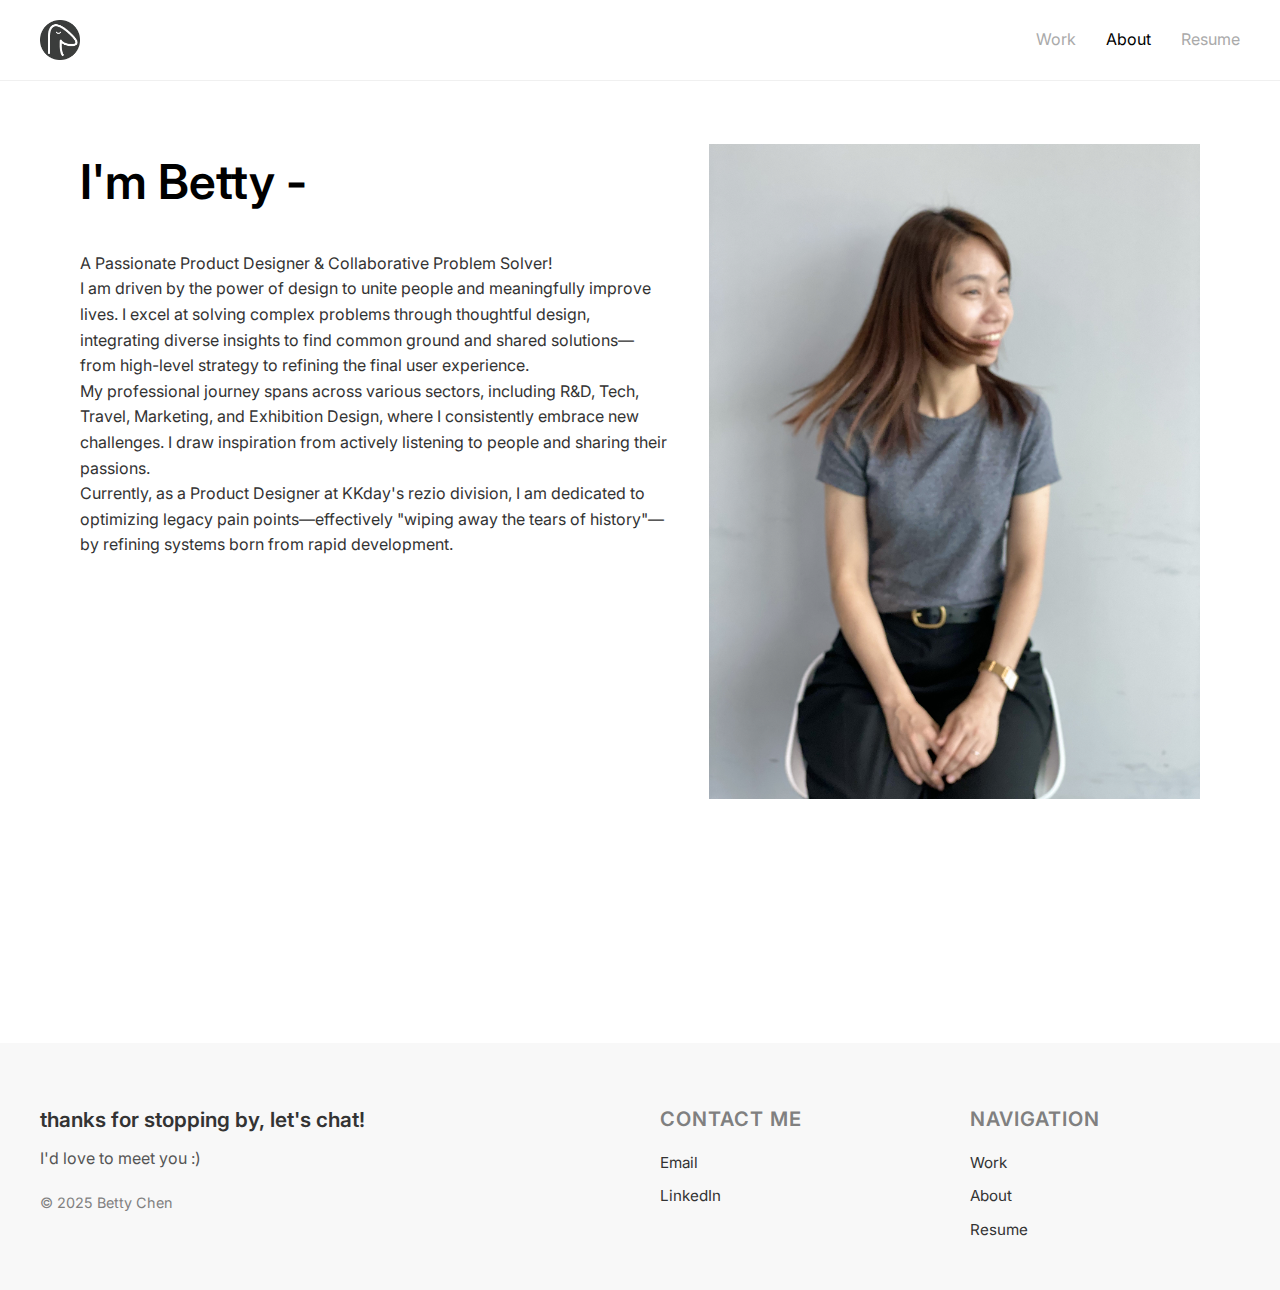
<file: about.html>
<!DOCTYPE html>
<html lang="en">
<head>
  <meta charset="UTF-8">
  <meta name="viewport" content="width=device-width, initial-scale=1.0">
  <title>About - Betty Chen</title>
  <link rel="icon" type="image/png" href="img/icon.png">
  <link rel="preconnect" href="https://fonts.googleapis.com">
  <link rel="preconnect" href="https://fonts.gstatic.com" crossorigin>
  <link href="https://fonts.googleapis.com/css2?family=Inter:wght@400;500;600;700&display=swap" rel="stylesheet">
  <link rel="stylesheet" href="style.css">
  <link rel="stylesheet" href="page-style.css">
  <script>document.documentElement.classList.add('js');</script>
</head>
<body>
  <!-- Header Navigation -->
  <header class="header">
    <div class="nav-container">
      <a class="logo" href="index.html">
        <img src="img/icon.png" alt="Logo">
      </a>
      <nav class="nav-links">
        <a href="index.html">Work</a>
        <a href="about.html" class="active">About</a>
        <a href="https://www.canva.com/design/DAG8ZLLgLYY/fovDmR6SoS_ZHfcAeyGP5Q/edit?utm_content=DAG8ZLLgLYY&utm_campaign=designshare&utm_medium=link2&utm_source=sharebutton">Resume</a>
      </nav>
    </div>
  </header>

  <!-- Main Content -->
  <section class="hero">
    <div class="main-content">
      <section class="block-b about-block-b">
        <div class="block-b-content">
            <div class="image-caption-container col-2">
              <div class="image-caption-item">
                <div class="subtitle" data-typing data-text="I'm Betty - A believer in the impossible, passionate about bringing people together.">
                  <span class="typing-text"></span><span class="typing-cursor" aria-hidden="true"></span>
                  <noscript>I'm Betty - A believer in the impossible, passionate about bringing people together.</noscript>
                </div>
                A Passionate Product Designer & Collaborative Problem Solver!<br>
                I am driven by the power of design to unite people and meaningfully improve lives. I excel at solving complex problems through thoughtful design, integrating diverse insights to find common ground and shared solutions—from high-level strategy to refining the final user experience.<br>
                My professional journey spans across various sectors, including R&D, Tech, Travel, Marketing, and Exhibition Design, where I consistently embrace new challenges. I draw inspiration from actively listening to people and sharing their passions.<br>
                Currently, as a Product Designer at KKday's rezio division, I am dedicated to optimizing legacy pain points—effectively "wiping away the tears of history"—by refining systems born from rapid development.
              </div>
              <div class="image-caption-item">
                <img src="img/about_me.png" alt="About Me">
            </div>
        </div>
      </section>
    </div>
  </section>
  <!-- Footer -->
  <footer class="footer">
    <div class="footer-content">
      <div class="footer-left">
        <h3>thanks for stopping by, let's chat!</h3>
        <p>I'd love to meet you :)</p>
        <div class="copyright">© 2025 Betty Chen</div>
      </div>
      
      <div class="footer-right">
        <div class="footer-section">
          <h4>Contact Me</h4>
          <ul>
            <li><a href="mailto:betty1226@gmail.com">Email</a></li>
            <li><a href="https://linkedin.com/in/bettychen">LinkedIn</a></li>
          </ul>
        </div>
        
        <div class="footer-section">
          <h4>Navigation</h4>
          <ul>
            <li><a href="index.html">Work</a></li>
            <li><a href="about.html">About</a></li>
            <li><a href="https://www.canva.com/design/DAG8ZLLgLYY/fovDmR6SoS_ZHfcAeyGP5Q/edit?utm_content=DAG8ZLLgLYY&utm_campaign=designshare&utm_medium=link2&utm_source=sharebutton">Resume</a></li>
          </ul>
        </div>
      </div>
    </div>
  </footer>
  <script src="typing.js"></script>
</body>
</html>
</file>
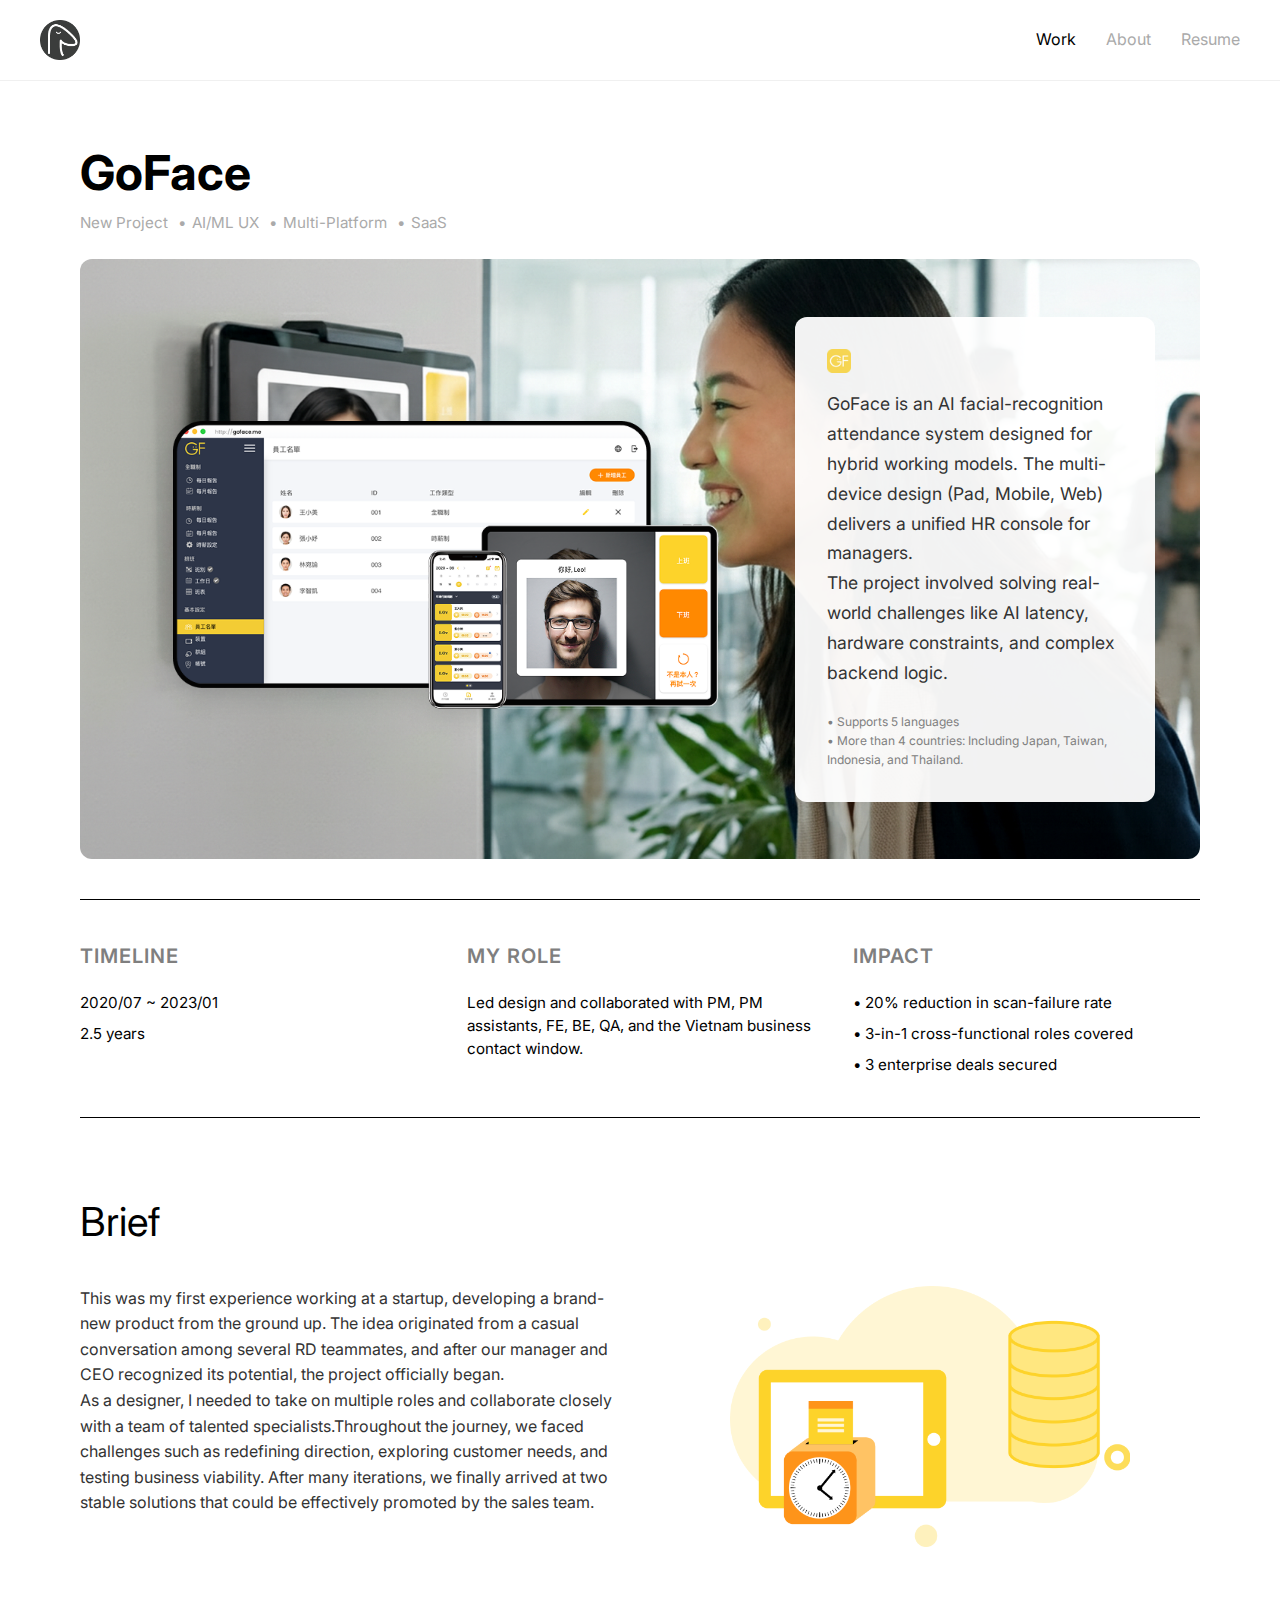
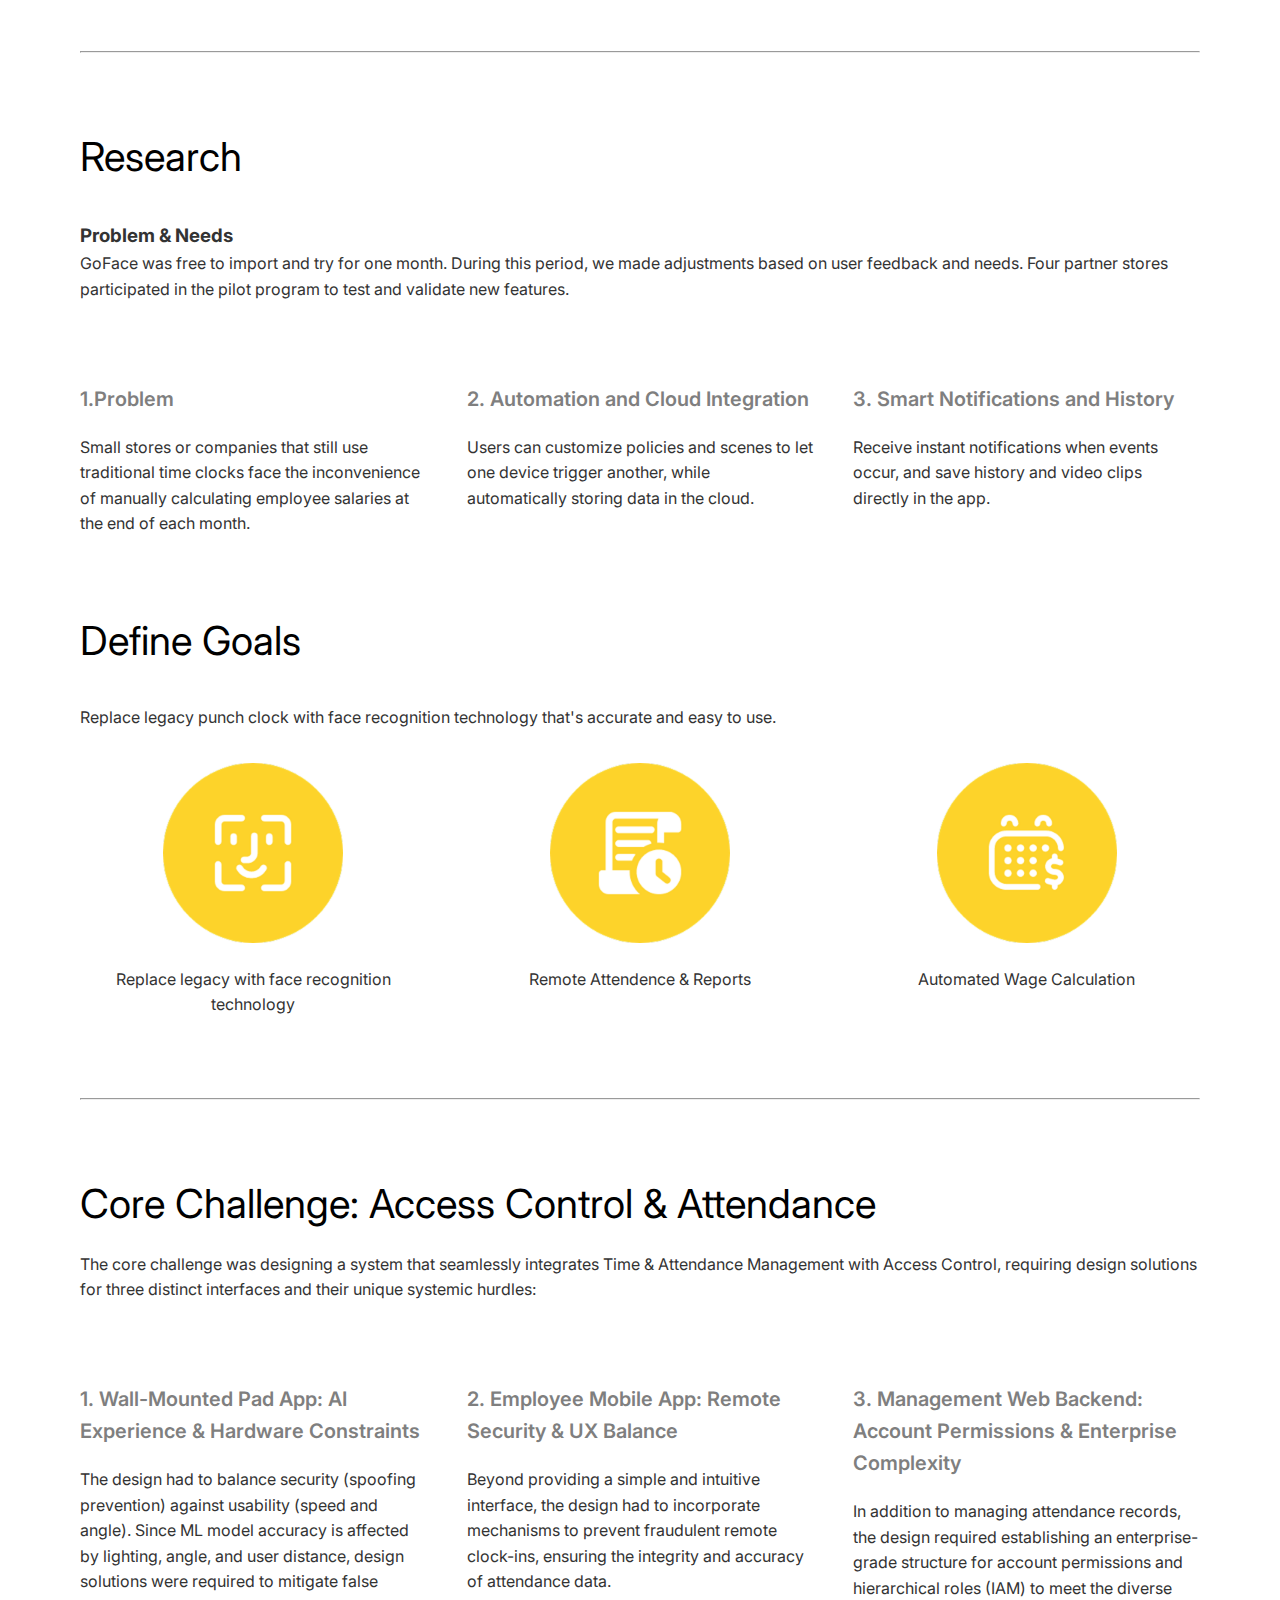
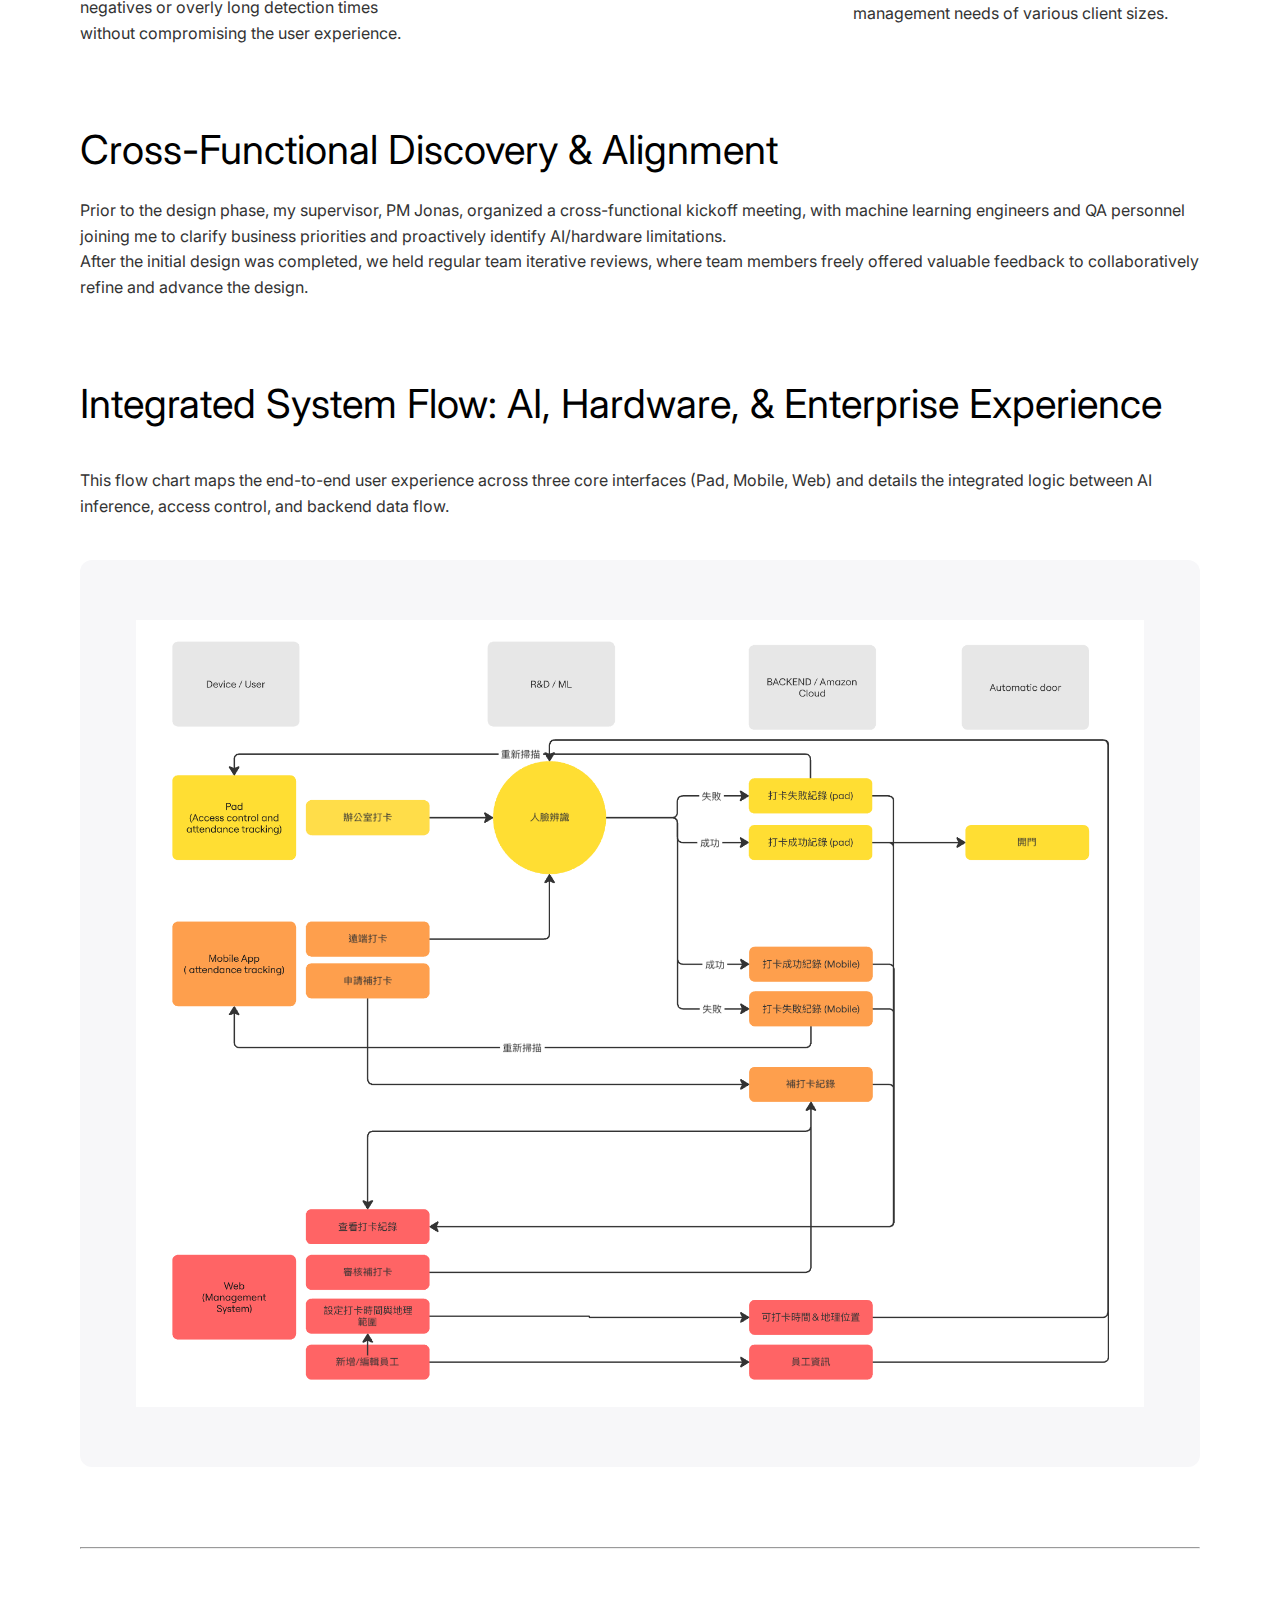
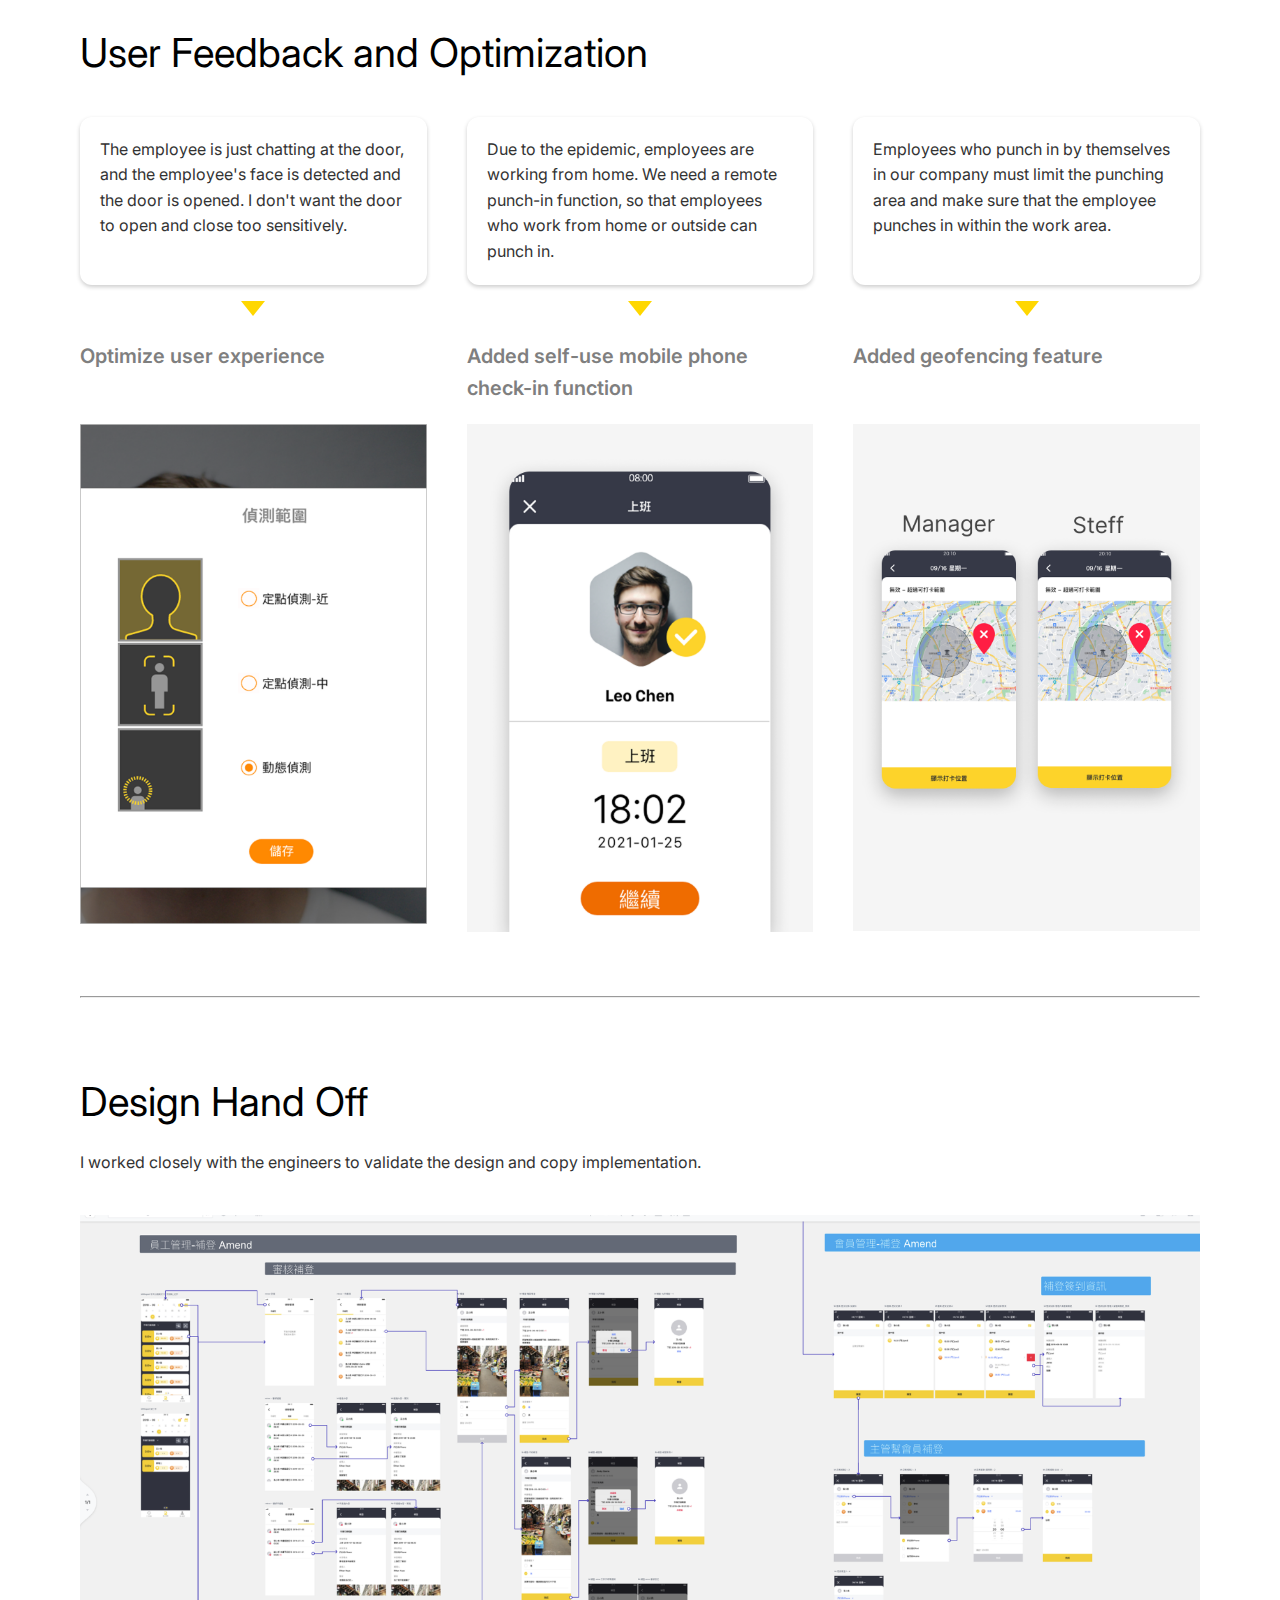
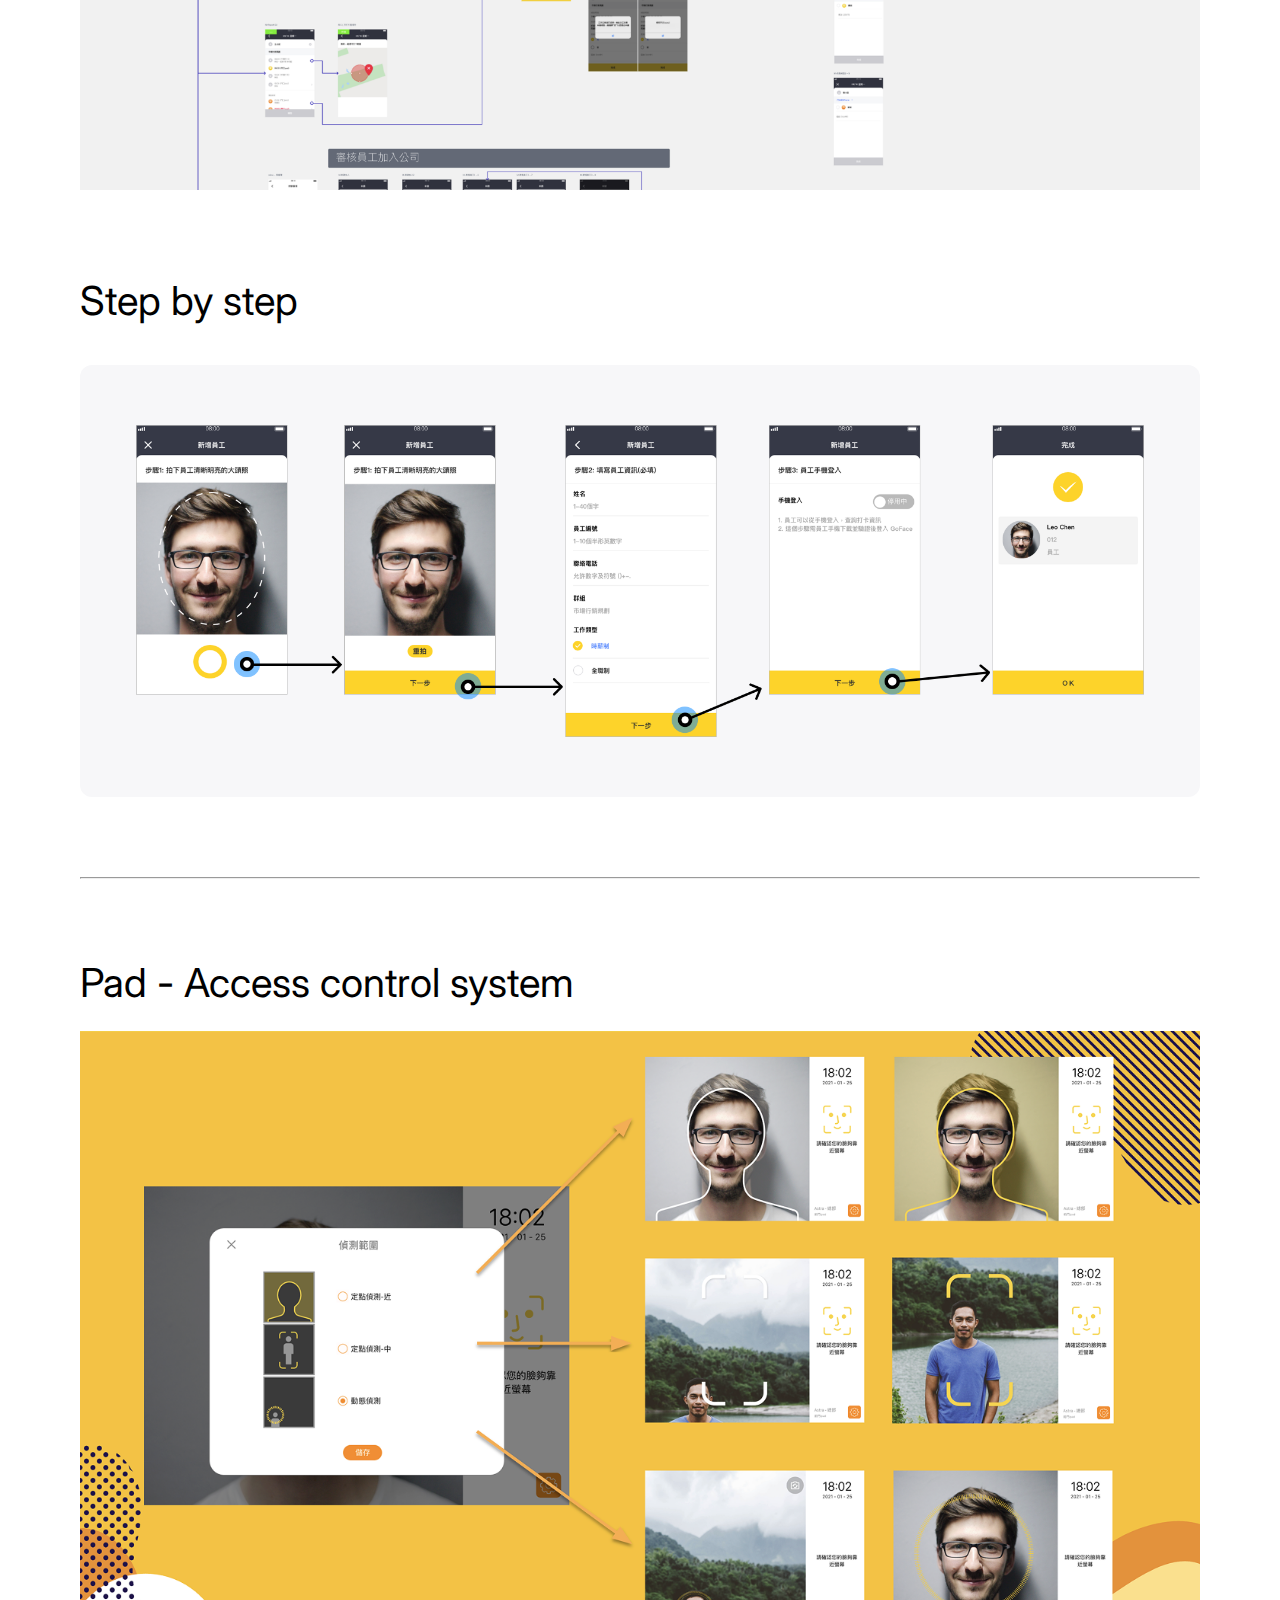
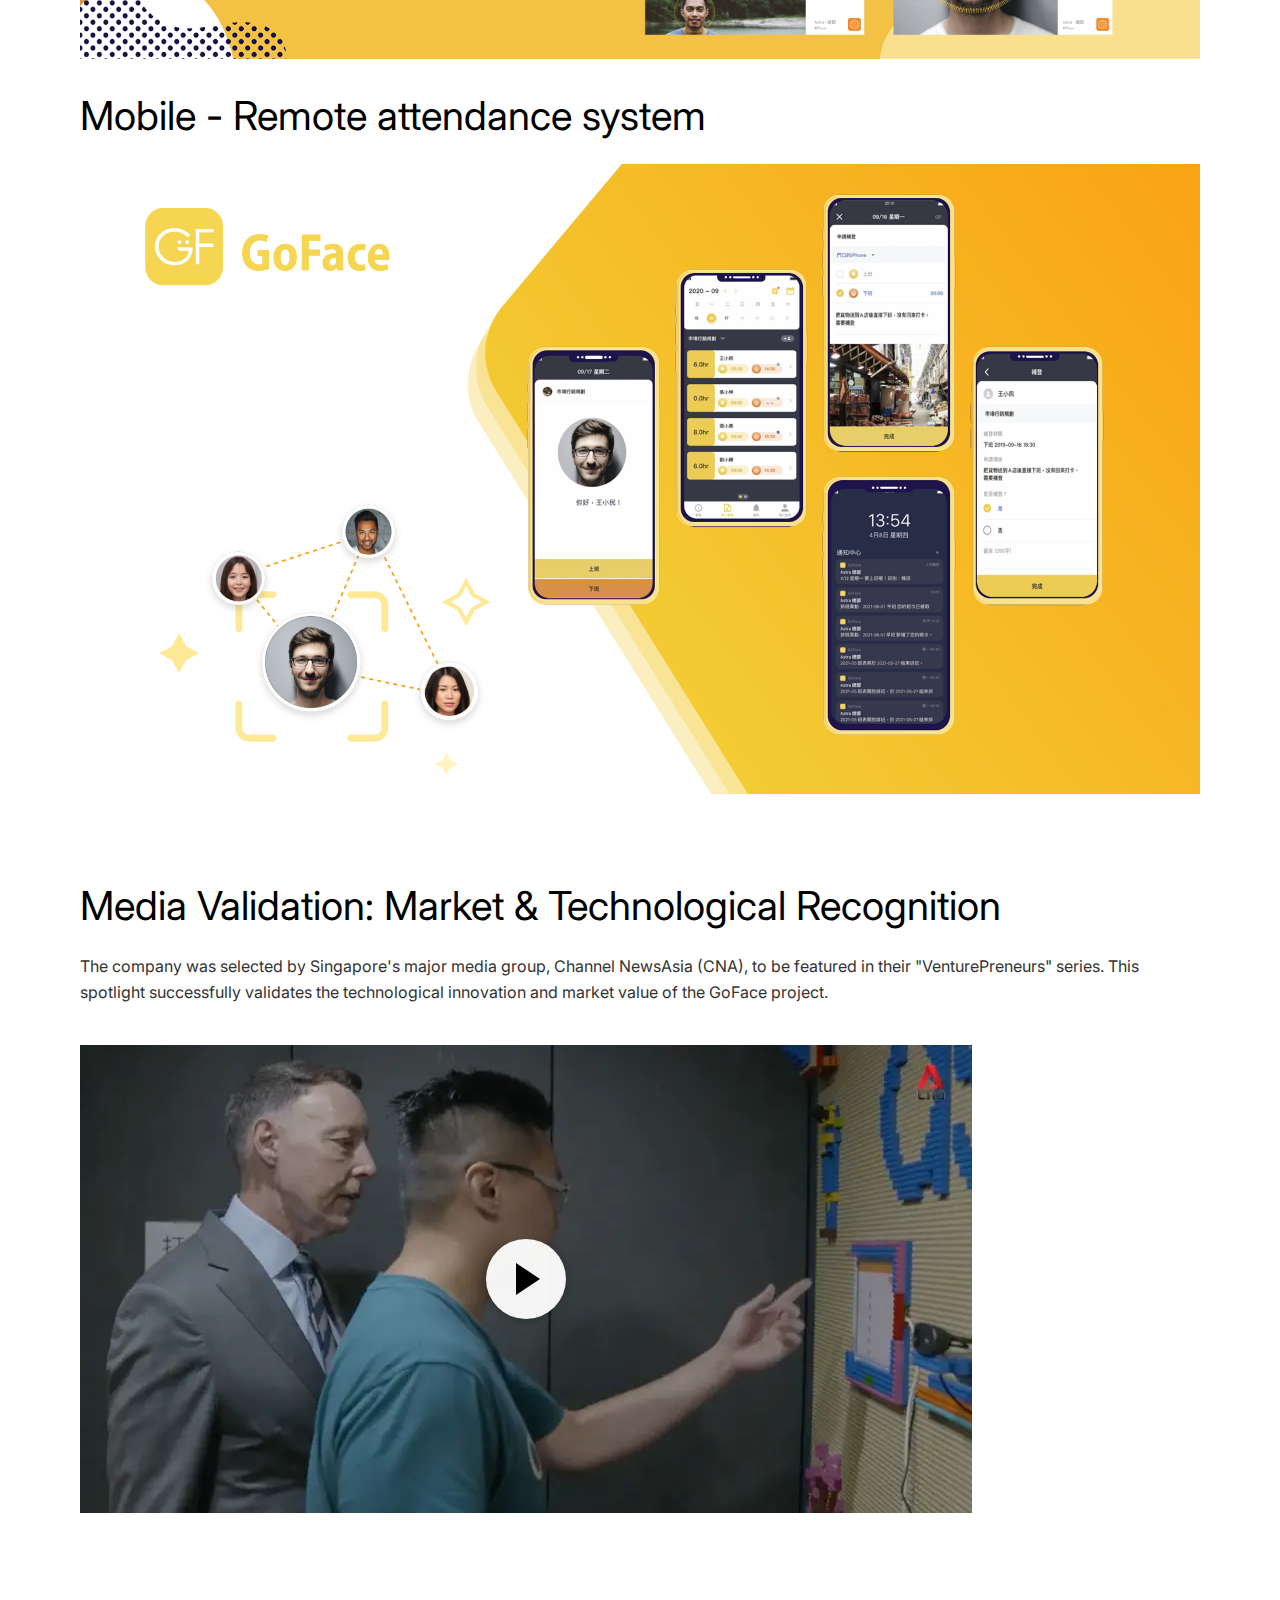
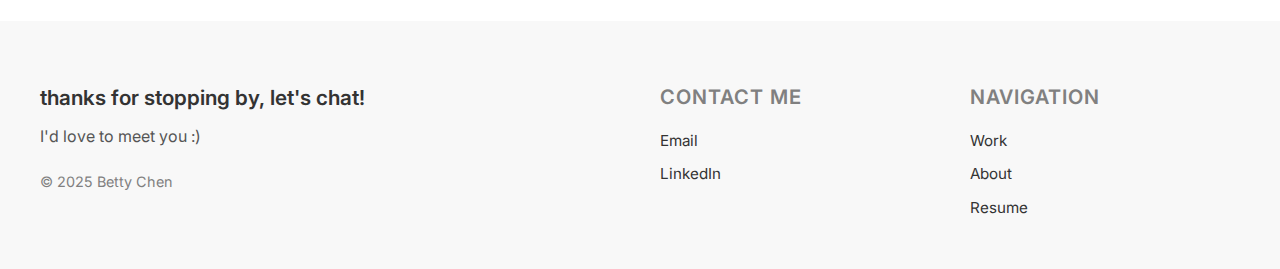
<file: astra_GoFace.html>
<!DOCTYPE html>
<html lang="en">
<head>
  <meta charset="UTF-8">
  <meta name="viewport" content="width=device-width, initial-scale=1.0">
  <title>GoFace - Betty Chen</title>
  <link rel="icon" type="image/png" href="img/icon.png">
  <link rel="preconnect" href="https://fonts.googleapis.com">
  <link rel="preconnect" href="https://fonts.gstatic.com" crossorigin>
  <link href="https://fonts.googleapis.com/css2?family=Inter:wght@400;500;600;700&display=swap" rel="stylesheet">
  <link rel="stylesheet" href="style.css">
  <link rel="stylesheet" href="page-style.css">
</head>
<body>
  <!-- Header Navigation -->
  <header class="header">
    <div class="nav-container">
      <a class="logo" href="index.html">
        <img src="img/icon.png" alt="Logo">
      </a>
      <nav class="nav-links">
        <a href="index.html" class="active">Work</a>
        <a href="about.html">About</a>
        <a href="https://www.canva.com/design/DAGyqqJkNcE/JqmTViQz_zwOaPCFzFfr9w/view?utm_content=DAGyqqJkNcE&utm_campaign=designshare&utm_medium=link2&utm_source=uniquelinks&utlId=h19e7b01d5e">Resume</a>
      </nav>
    </div>
  </header>

  <!-- Main Content -->
  <div class="main-content">
    <!-- Hero Section -->
    <section class="hero">
      <h1 class="page-title">GoFace</h1>
      <div class="project-tags">
        <span class="project-tag">New Project</span>
        <span class="project-tag">AI/ML UX</span>
        <span class="project-tag">Multi-Platform</span>
        <span class="project-tag">SaaS</span> 
      </div>
      <div class="hero-content hero-content-goface">
        <div class="hero-image-wrapper">
          <img src="img/GoFace_product.png" alt="GoFace">
        </div>
        <div class="image-card">
          <img src="img/Goface_logo.png" alt="Goface logo" class="image-card-logo">
          <p>GoFace is an AI facial-recognition attendance system designed for hybrid working models. The multi-device design (Pad, Mobile, Web) delivers a unified HR console for managers.</p>
          <p>The project involved solving real-world challenges like AI latency, hardware constraints, and complex backend logic.</p>
          <div class="image-subtitle-wrapper">
            • Supports 5 languages<br>
            • More than 4 countries: Including Japan, Taiwan, Indonesia, and Thailand.
          </div>
        </div>
      </div>
    </section>

    <!-- Summary Section -->
    <section class="project-summary">
      <div class="summary-grid-3col">
        <div class="summary-column">
          <h4 class="summary-title">TIMELINE</h4>
          <ul class="summary-list">
            <li>2020/07 ~ 2023/01</li>
            <li>2.5 years</li>
          </ul>
        </div>
        <div class="summary-column">
          <h4 class="summary-title">MY ROLE</h4>
          <ul class="summary-list">
            <li>Led design and collaborated with PM, PM assistants, FE, BE, QA, and the Vietnam business contact window.</li>
          </ul>
        </div>
        <div class="summary-column">
          <h4 class="summary-title">IMPACT</h4>
          <ul class="summary-list">
            <li>• 20% reduction in scan-failure rate</li>
            <li>• 3-in-1 cross-functional roles covered</li>
            <li>• 3 enterprise deals secured</li>
          </ul>
        </div>
      </div>
    </section>
     <!-- Block A Section -->
     <section class="block-b">
      <h1 class="block-b-title">Brief</h1>
      <div class="block-b-content">
          <div class="image-caption-container col-2">
            <div class="image-caption-item">
              <p>This was my first experience working at a startup, developing a brand-new product from the ground up.
                The idea originated from a casual conversation among several RD teammates, and after our manager and CEO recognized its potential, the project officially began.</p>
              <p>As a designer, I needed to take on multiple roles and collaborate closely with a team of talented specialists.Throughout the journey, we faced challenges such as redefining direction, exploring customer needs, and testing business viability.
                After many iterations, we finally arrived at two stable solutions that could be effectively promoted by the sales team.</p>      
            </div>
            <div class="image-caption-item">
              <img src="img/Goface_1.png" alt="GoFace-1" class="goface-about-image">
            </div>
          </div>
      </div>
    </section>
    <hr>
    <section class="block-b">
      <h1 class="block-b-title">Research</h1>
      <div class="block-b-content">
        <h3>Problem & Needs</h3>
        <p>GoFace was free to import and try for one month.
          During this period, we made adjustments based on user feedback and needs.
          Four partner stores participated in the pilot program to test and validate new features.</p>
      </div>
    </section>
    <section class="block-b">
      <div class="block-b-content">
        <div class="image-caption-block">
            <div class="image-caption-container col-3">
              <div class="image-caption-item">
                <h2 class="image-caption-title">1.Problem</h2>
                <p>Small stores or companies that still use traditional time clocks face the inconvenience of manually calculating employee salaries at the end of each month.</p>  
              </div>
              <div class="image-caption-item">
                <h2 class="image-caption-title">2. Automation and Cloud Integration</h2>
                <p>Users can customize policies and scenes to let one device trigger another, while automatically storing data in the cloud.</p>  
              </div>
              <div class="image-caption-item">
                <h2 class="image-caption-title">3. Smart Notifications and History</h2>
                <p>Receive instant notifications when events occur, and save history and video clips directly in the app.</p>  
              </div>
            </div>
        </div>
      </div>
    </section>
    <section class="block-b">
      <h1 class="block-b-title">Define Goals</h1>
      <div class="block-b-content">
        <p>Replace legacy punch clock with face recognition technology that's accurate and easy to use.</p>
        <div class="image-caption-block">
            <div class="image-caption-container col-3">
              <div class="image-caption-item goface-icon-item">
                <img src="img/GoFace_icon1.png" alt="icon-1" class="goface-icon">
                <p>Replace legacy with face recognition technology</p>  
              </div>
              <div class="image-caption-item goface-icon-item">
                <img src="img/GoFace_icon2.png" alt="icon-2" class="goface-icon">
                <p>Remote Attendence & Reports</p>  
              </div>
              <div class="image-caption-item goface-icon-item">
                <img src="img/GoFace_icon3.png" alt="icon-3" class="goface-icon">
                <p>Automated Wage Calculation</p>  
              </div>
            </div>
        </div>
      </div>
    </section>
    <hr>
    <section class="block-b">
      <h1 class="block-b-title">Core Challenge: Access Control & Attendance</h1>
      <p>The core challenge was designing a system that seamlessly integrates Time & Attendance Management with Access Control, requiring design solutions for three distinct interfaces and their unique systemic hurdles:</p>
    </section>
    <section class="block-b">
      <div class="block-b-content">
        <div class="image-caption-block">
            <div class="image-caption-container col-3">
              <div class="image-caption-item">
                <h2 class="image-caption-title">1. Wall-Mounted Pad App: AI Experience & Hardware Constraints</h2>
                <p>The design had to balance security (spoofing prevention) against usability (speed and angle). Since ML model accuracy is affected by lighting, angle, and user distance, design solutions were required to mitigate false negatives or overly long detection times without compromising the user experience.</p>
              </div>
              <div class="image-caption-item">
                <h2 class="image-caption-title">2. Employee Mobile App: Remote Security & UX Balance</h2>
                <p>Beyond providing a simple and intuitive interface, the design had to incorporate mechanisms to prevent fraudulent remote clock-ins, ensuring the integrity and accuracy of attendance data.</p>
              </div>
              <div class="image-caption-item">
                <h2 class="image-caption-title">3. Management Web Backend: Account Permissions & Enterprise Complexity</h2>
                <p>In addition to managing attendance records, the design required establishing an enterprise-grade structure for account permissions and hierarchical roles (IAM) to meet the diverse management needs of various client sizes.</p>
              </div>
            </div>
        </div>
      </div>
    </section>

    <section class="block-b">
      <h1 class="block-b-title">Cross-Functional Discovery & Alignment</h1>
      <p>Prior to the design phase, my supervisor, PM Jonas, organized a cross-functional kickoff meeting, with machine learning engineers and QA personnel joining me to clarify business priorities and proactively identify AI/hardware limitations.<br>
      After the initial design was completed, we held regular team iterative reviews, where team members freely offered valuable feedback to collaboratively refine and advance the design.</p>
    </section>

    <section class="block-b">
      <h1 class="block-b-title">Integrated System Flow: AI, Hardware, & Enterprise Experience</h1>
      <div class="block-b-content">
        <p>This flow chart maps the end-to-end user experience across three core interfaces (Pad, Mobile, Web) and details the integrated logic between AI inference, access control, and backend data flow.</p>
      </div>
      <div class="full-image"><img src="img/GoFace_structure.png" alt="GoFace_structure"></div>
    </section>

    <hr>
    <section class="block-b">
      <h1 class="block-b-title">User Feedback and Optimization</h1>
      <div class="block-b-content">
        <div class="image-caption-block">
            <div class="image-caption-container col-3">
              <div class="image-caption-item">
                <div class="feedback-text-box">
                  <p>The employee is just chatting at the door, and the employee's face is detected and the door is opened. I don't want the door to open and close too sensitively.</p>  
                </div>
                <div class="yellow-arrow"></div>
                <h2 class="image-caption-title">Optimize user experience</h2>
                <img src="img/GoFace_feedback1.png" alt="feedback-1">
              </div>
              <div class="image-caption-item">
                <div class="feedback-text-box">
                  <p>Due to the epidemic, employees are working from home. We need a remote punch-in function, so that employees who work from home or outside can punch in.</p>  
                </div>
                <div class="yellow-arrow"></div>
                <h2 class="image-caption-title">Added self-use mobile phone check-in function</h2>
                <img src="img/GoFace_feedback2.png" alt="feedback-2">
              </div>
              <div class="image-caption-item">
                <div class="feedback-text-box">
                  <p>Employees who punch in by themselves in our company must limit the punching area and make sure that the employee punches in within the work area.</p>  
                </div>
                <div class="yellow-arrow"></div>
                <h2 class="image-caption-title">Added geofencing feature</h2>
                <img src="img/GoFace_feedback3.png" alt="feedback-3">
              </div>
              
            </div>
        </div>
      </div>
      <hr>
      <section class="block-b">
        <h1 class="block-b-title">Design Hand Off</h1>
        <p>I worked closely with the engineers to validate the design and copy implementation.</p>
        <div class="block-b-content">
          <img src="img/GoFace_handoff1.png" alt="GoFace_handoff-1">
        </div>
      </section>
      <section class="block-b">
        <h1 class="block-b-title">Step by step</h1>
        <div class="block-b-content">
          <div class="full-image"><img src="img/GoFace_Step by step.png" alt="step-by-step"></div>
        </section>
      <hr>
      <section class="block-b">
        <div class="block-b-content">
          <h1 class="block-b-title">Pad - Access control system</h1>
          <img src="img/GoFace_pad.png" alt="GoFace_pad"></br></br>
          <h1 class="block-b-title">Mobile - Remote attendance system</h1>
          <img src="img/GoFace_handoff2.png" alt="GoFace_handoff-2">
        </div>
      </section>
      <section class="block-b">
        <h1 class="block-b-title">Media Validation: Market & Technological Recognition</h1>
        <p>The company was selected by Singapore's major media group, Channel NewsAsia (CNA), to be featured in their "VenturePreneurs" series. This spotlight successfully validates the technological innovation and market value of the GoFace project.</p>
        <div class="block-b-content">
          <a class="video-link" href="https://www.channelnewsasia.com/news/video-on-demand/venturepreneurs/customised-ai-iot-12098634?fbclid=IwAR0P7tNc1k8mlBoRewxDXZjUS0C6g88KYSvZ4nPBsuLCumJrRqJnRnxxK6Q" target="_blank">
            <div class="video-thumbnail">
              <img src="img/GoFace_video_img.png" alt="GoFace video">
              <div class="video-play-button">
                <i class="icon-play-circle"></i>
              </div>
            </div>
          </a>
        </div>
      </section>
      

      
    </section>
  </div>

  <!-- Footer -->
  <footer class="footer">
    <div class="footer-content">
      <div class="footer-left">
        <h3>thanks for stopping by, let's chat!</h3>
        <p>I'd love to meet you :)</p>
        <div class="copyright">© 2025 Betty Chen</div>
      </div>
      
      <div class="footer-right">
        <div class="footer-section">
          <h4>Contact Me</h4>
          <ul>
            <li><a href="mailto:betty1226@gmail.com">Email</a></li>
            <li><a href="https://linkedin.com/in/bettychen">LinkedIn</a></li>
          </ul>
        </div>
        
        <div class="footer-section">
          <h4>Navigation</h4>
          <ul>
            <li><a href="index.html">Work</a></li>
            <li><a href="about.html">About</a></li>
            <li><a href="https://www.canva.com/design/DAGyqqJkNcE/JqmTViQz_zwOaPCFzFfr9w/view?utm_content=DAGyqqJkNcE&utm_campaign=designshare&utm_medium=link2&utm_source=uniquelinks&utlId=h19e7b01d5e">Resume</a></li>
          </ul>
        </div>
      </div>
    </div>
  </footer>

  <script>
    // Ensure all feedback-text-box and image-caption-title in User Feedback section have the same height
    function setEqualHeights() {
      const allSections = document.querySelectorAll('.block-b');
      allSections.forEach(section => {
        const title = section.querySelector('.block-b-title');
        if (title && title.textContent.trim() === 'User Feedback and Optimization') {
          // Set equal heights for feedback-text-box
          const feedbackBoxes = section.querySelectorAll('.feedback-text-box');
          if (feedbackBoxes.length > 0) {
            let maxHeight = 0;
            // First, reset heights to auto to get natural heights
            feedbackBoxes.forEach(box => {
              box.style.height = 'auto';
            });
            // Then measure all heights
            feedbackBoxes.forEach(box => {
              const height = box.offsetHeight;
              if (height > maxHeight) {
                maxHeight = height;
              }
            });
            // Finally, set all boxes to the max height
            feedbackBoxes.forEach(box => {
              box.style.height = maxHeight + 'px';
            });
          }

          // Set equal heights for image-caption-title
          const captionTitles = section.querySelectorAll('.image-caption-title');
          if (captionTitles.length > 0) {
            let maxTitleHeight = 0;
            // First, reset heights to auto to get natural heights
            captionTitles.forEach(titleEl => {
              titleEl.style.height = 'auto';
              titleEl.style.minHeight = 'auto';
            });
            // Then measure all heights
            captionTitles.forEach(titleEl => {
              const height = titleEl.offsetHeight;
              if (height > maxTitleHeight) {
                maxTitleHeight = height;
              }
            });
            // Finally, set all titles to the max height
            captionTitles.forEach(titleEl => {
              titleEl.style.height = maxTitleHeight + 'px';
              titleEl.style.minHeight = maxTitleHeight + 'px';
            });
          }
        }
      });
    }

    // Run on page load
    if (document.readyState === 'loading') {
      document.addEventListener('DOMContentLoaded', function() {
        setTimeout(setEqualHeights, 100);
      });
    } else {
      setTimeout(setEqualHeights, 100);
    }

    // Run on window resize to recalculate
    let resizeTimer;
    window.addEventListener('resize', function() {
      clearTimeout(resizeTimer);
      resizeTimer = setTimeout(setEqualHeights, 250);
    });
  </script>
</body>
</html>
</file>
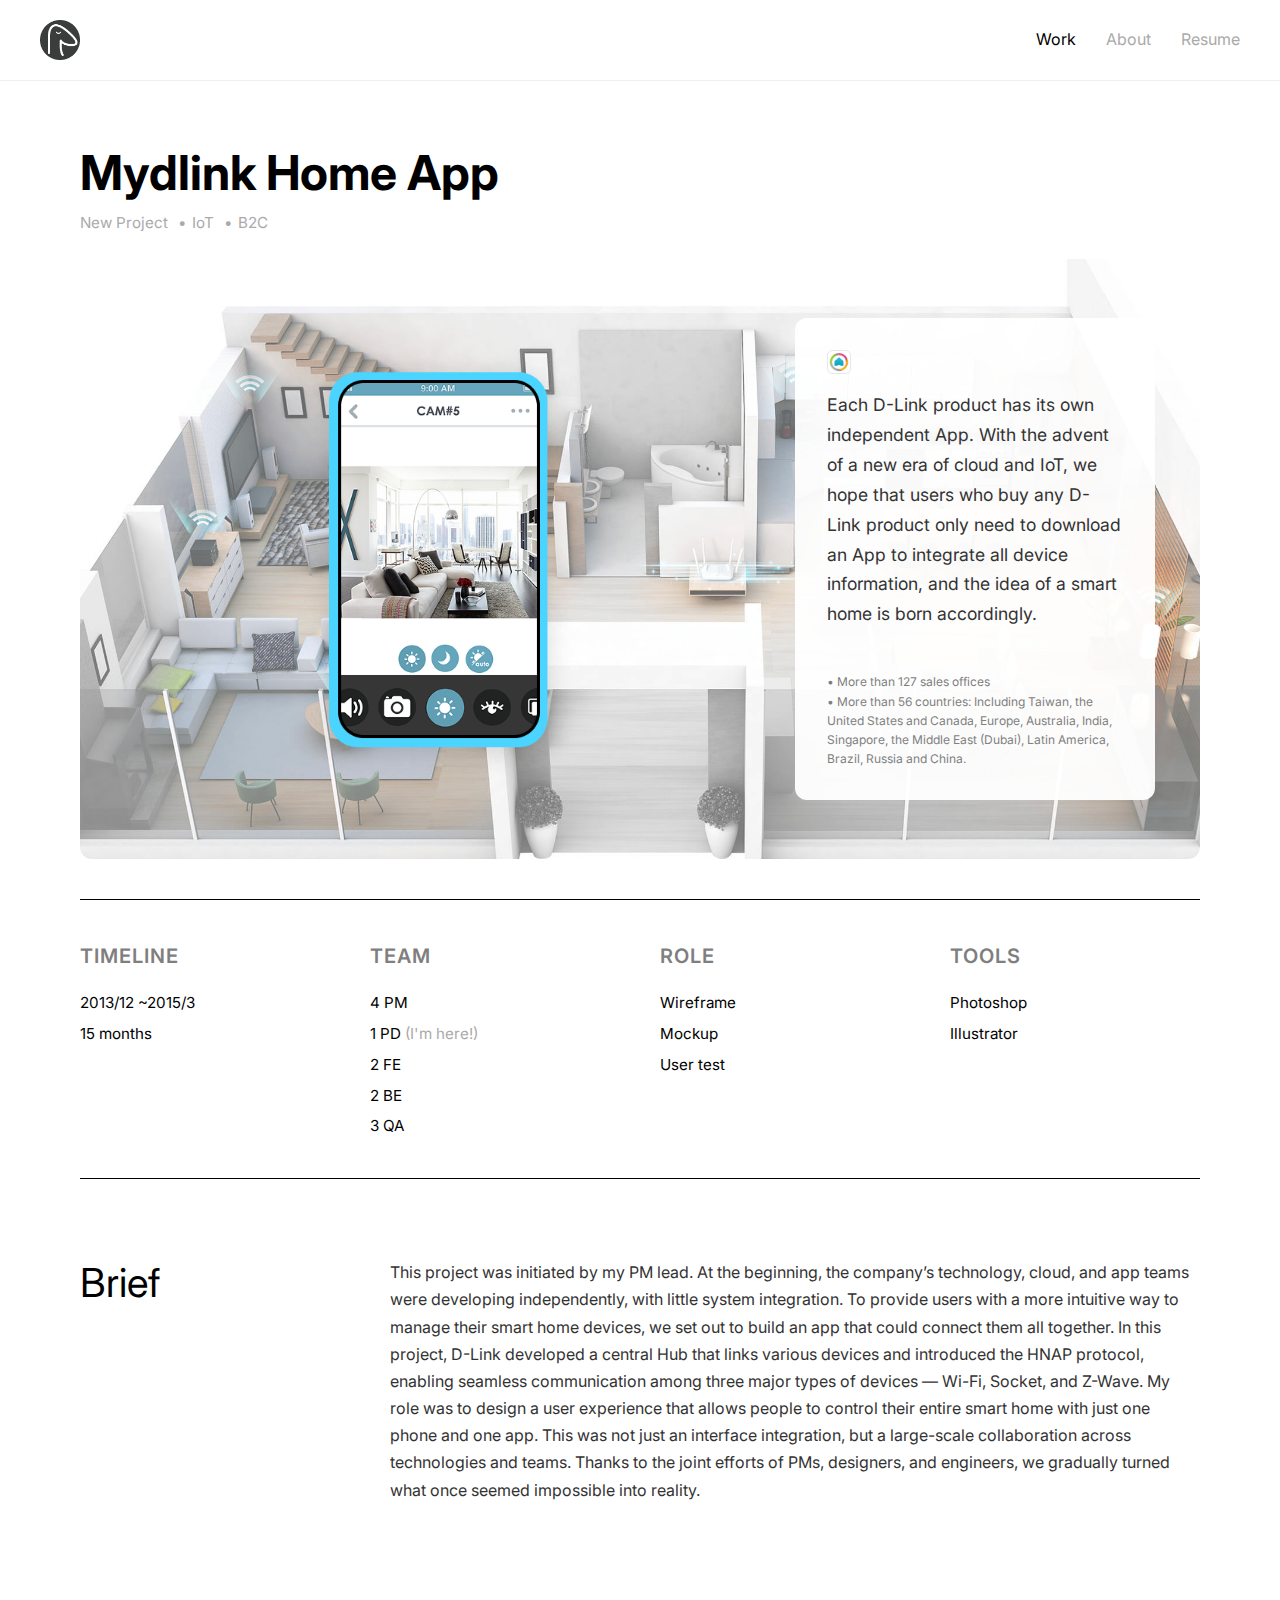
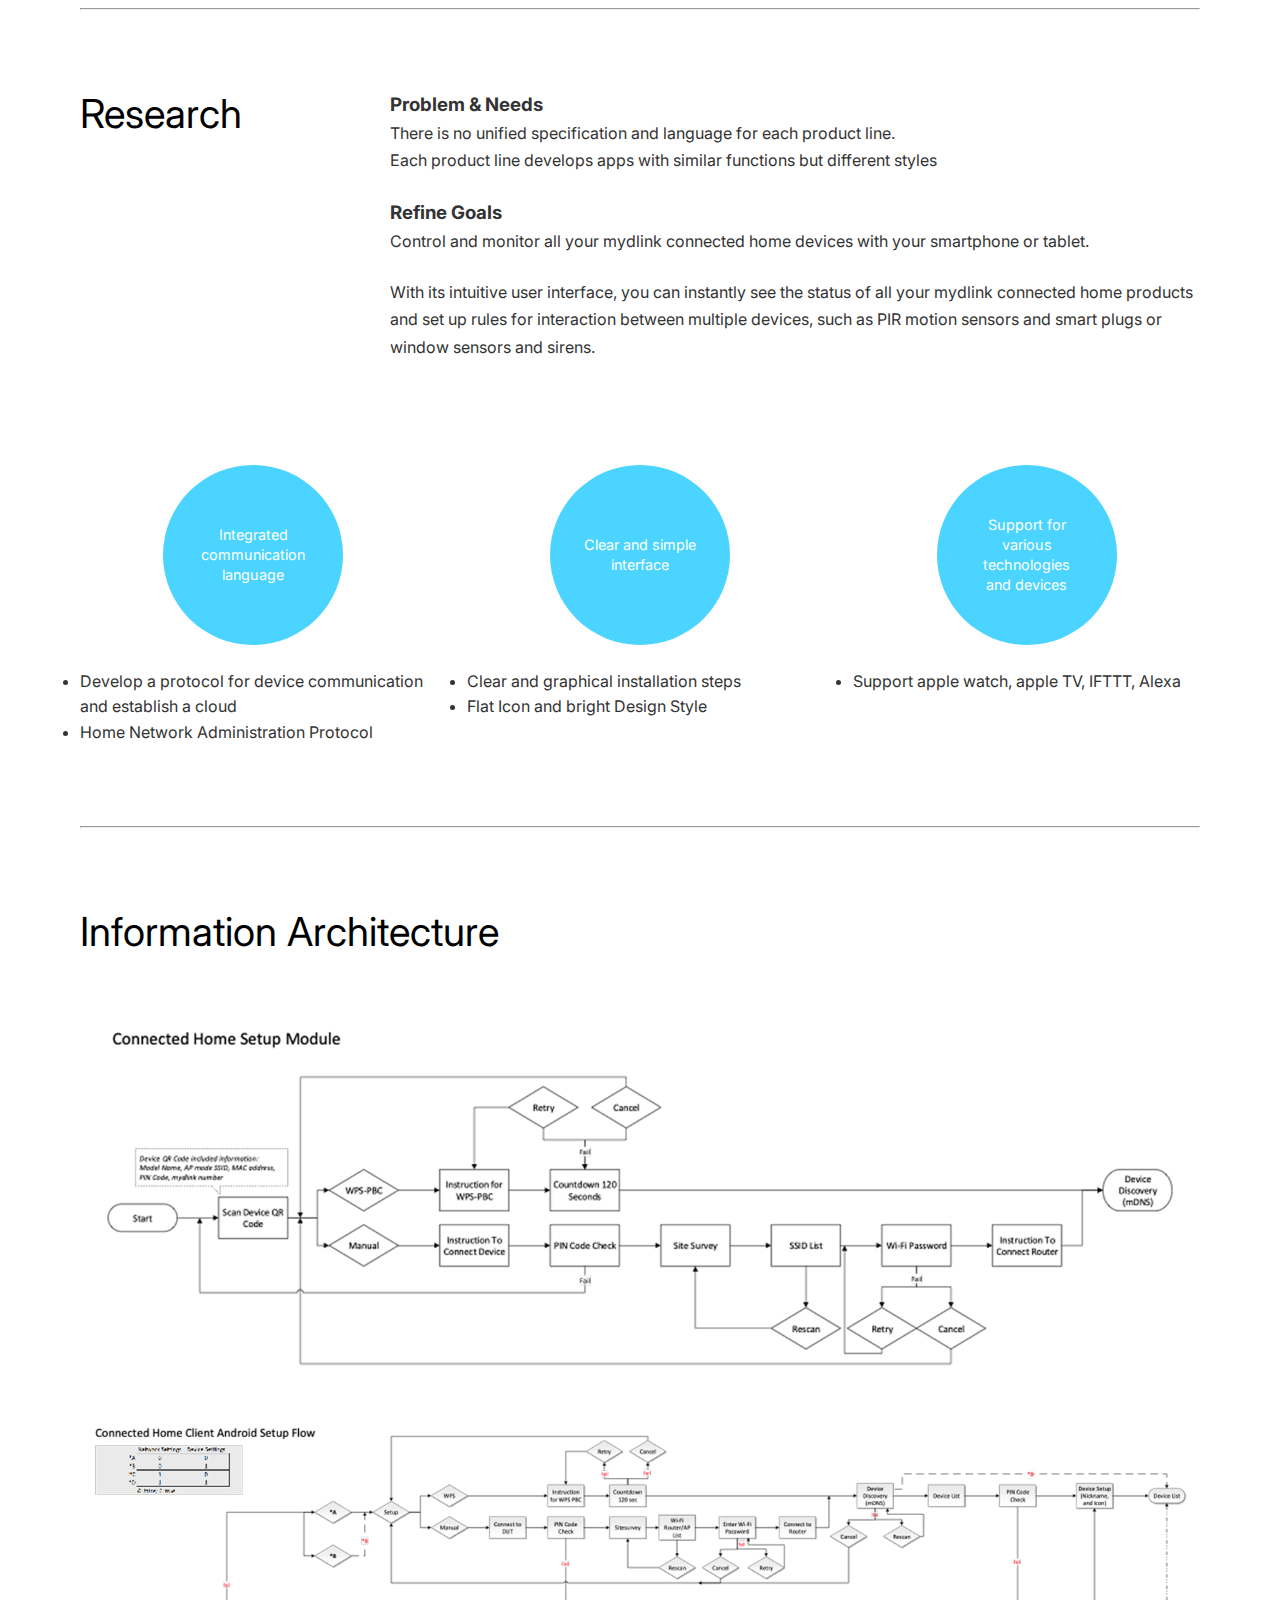
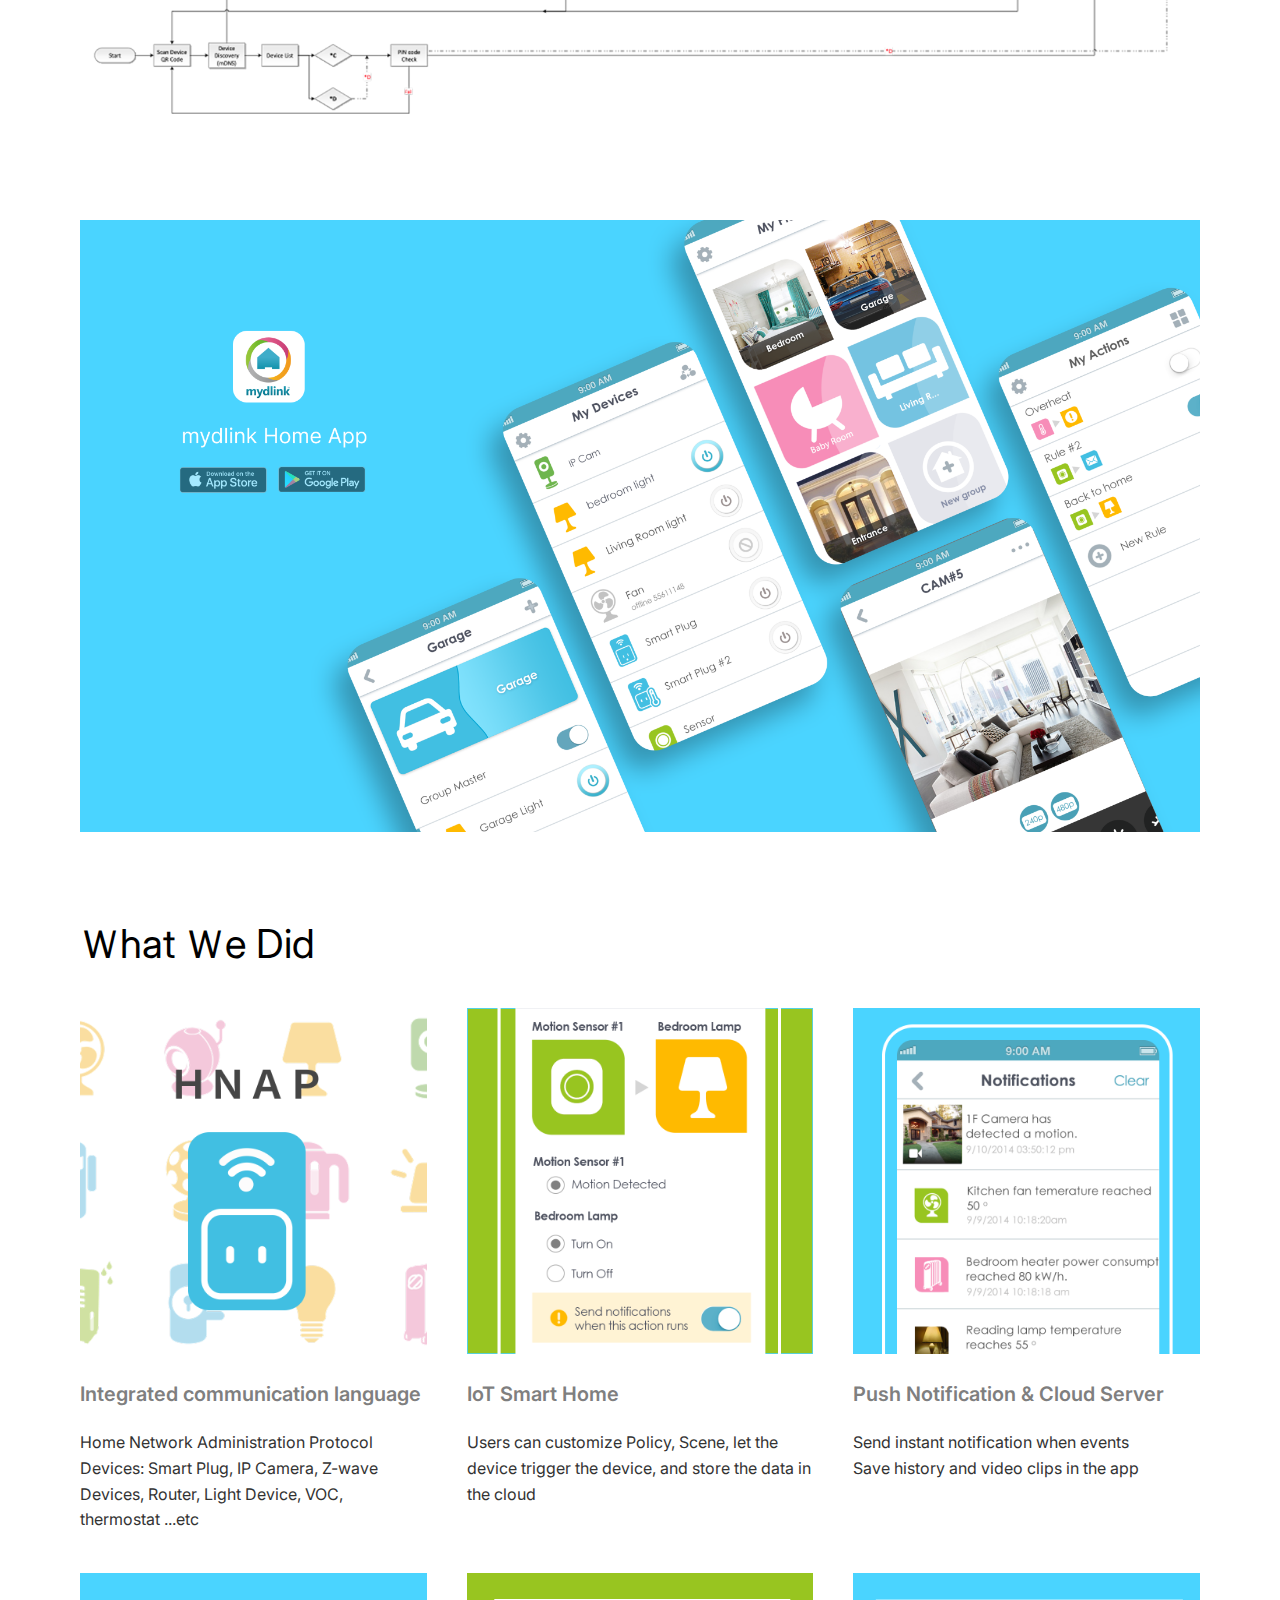
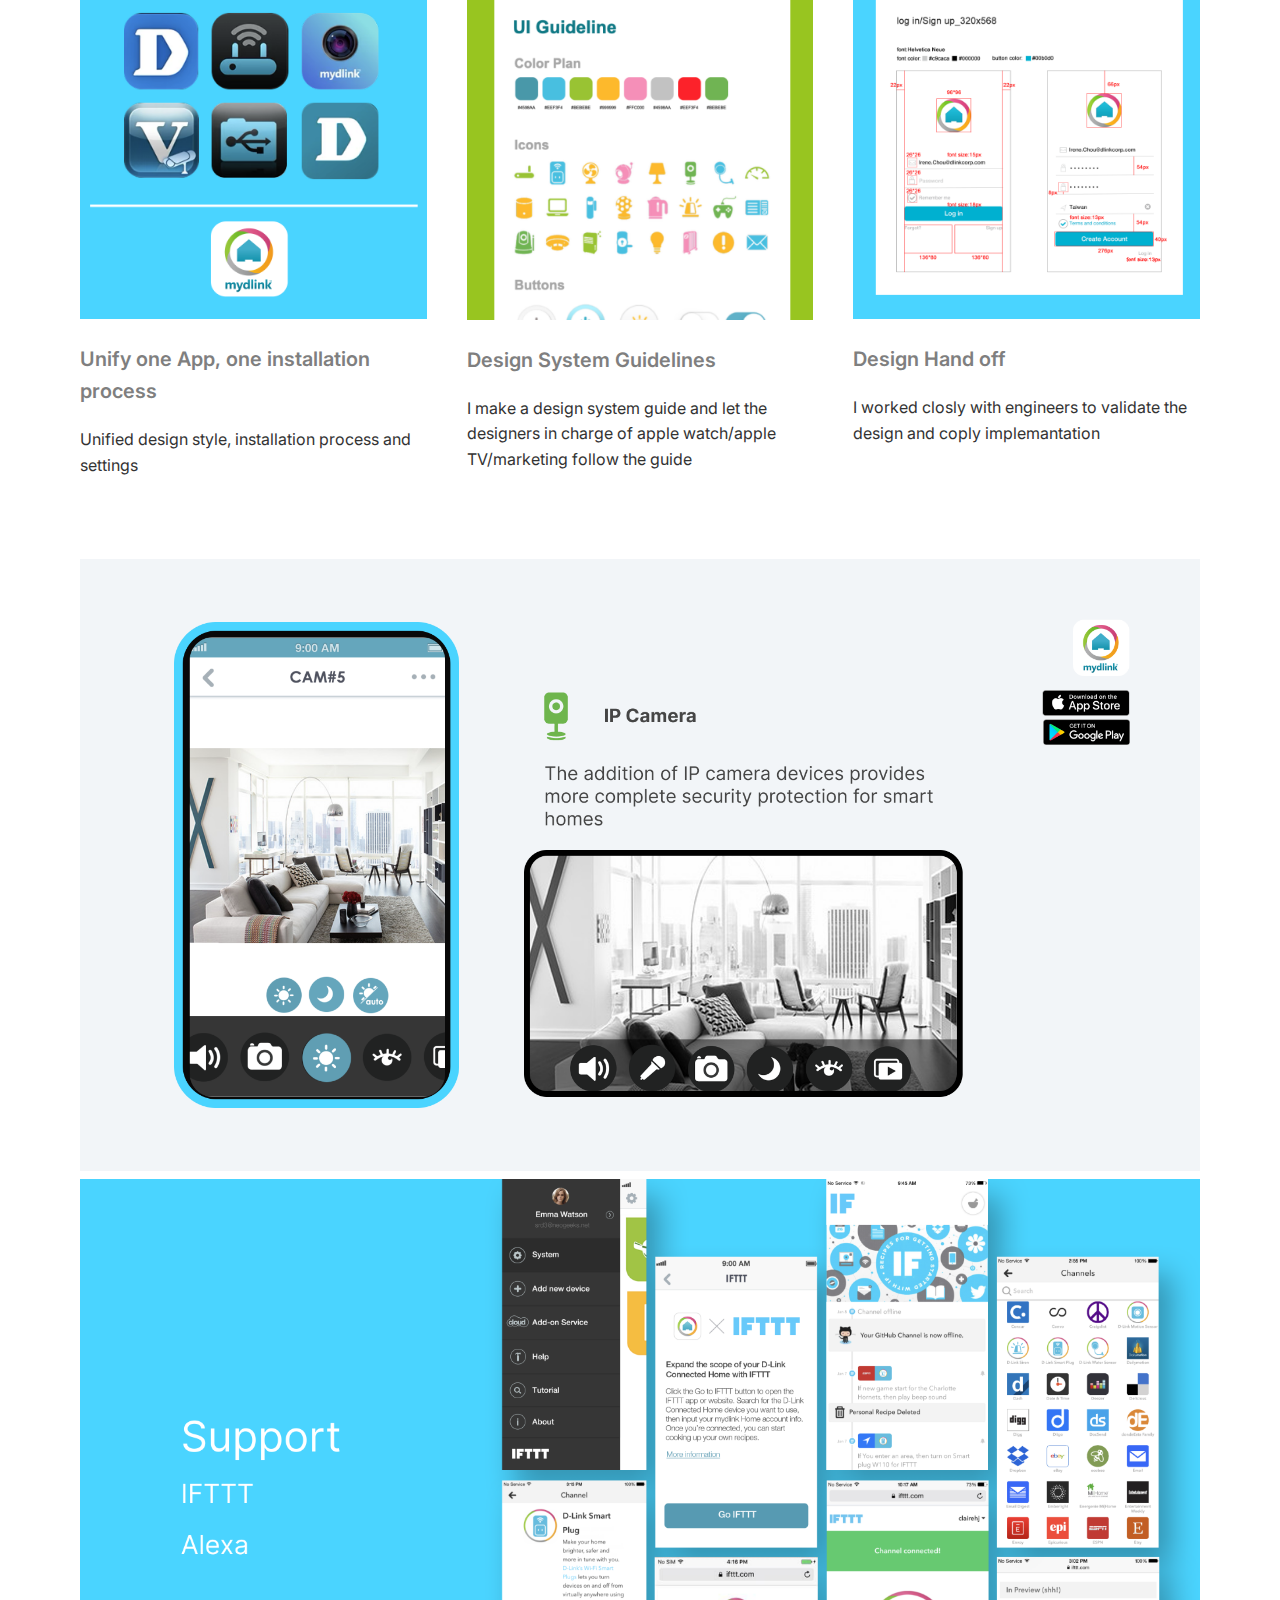
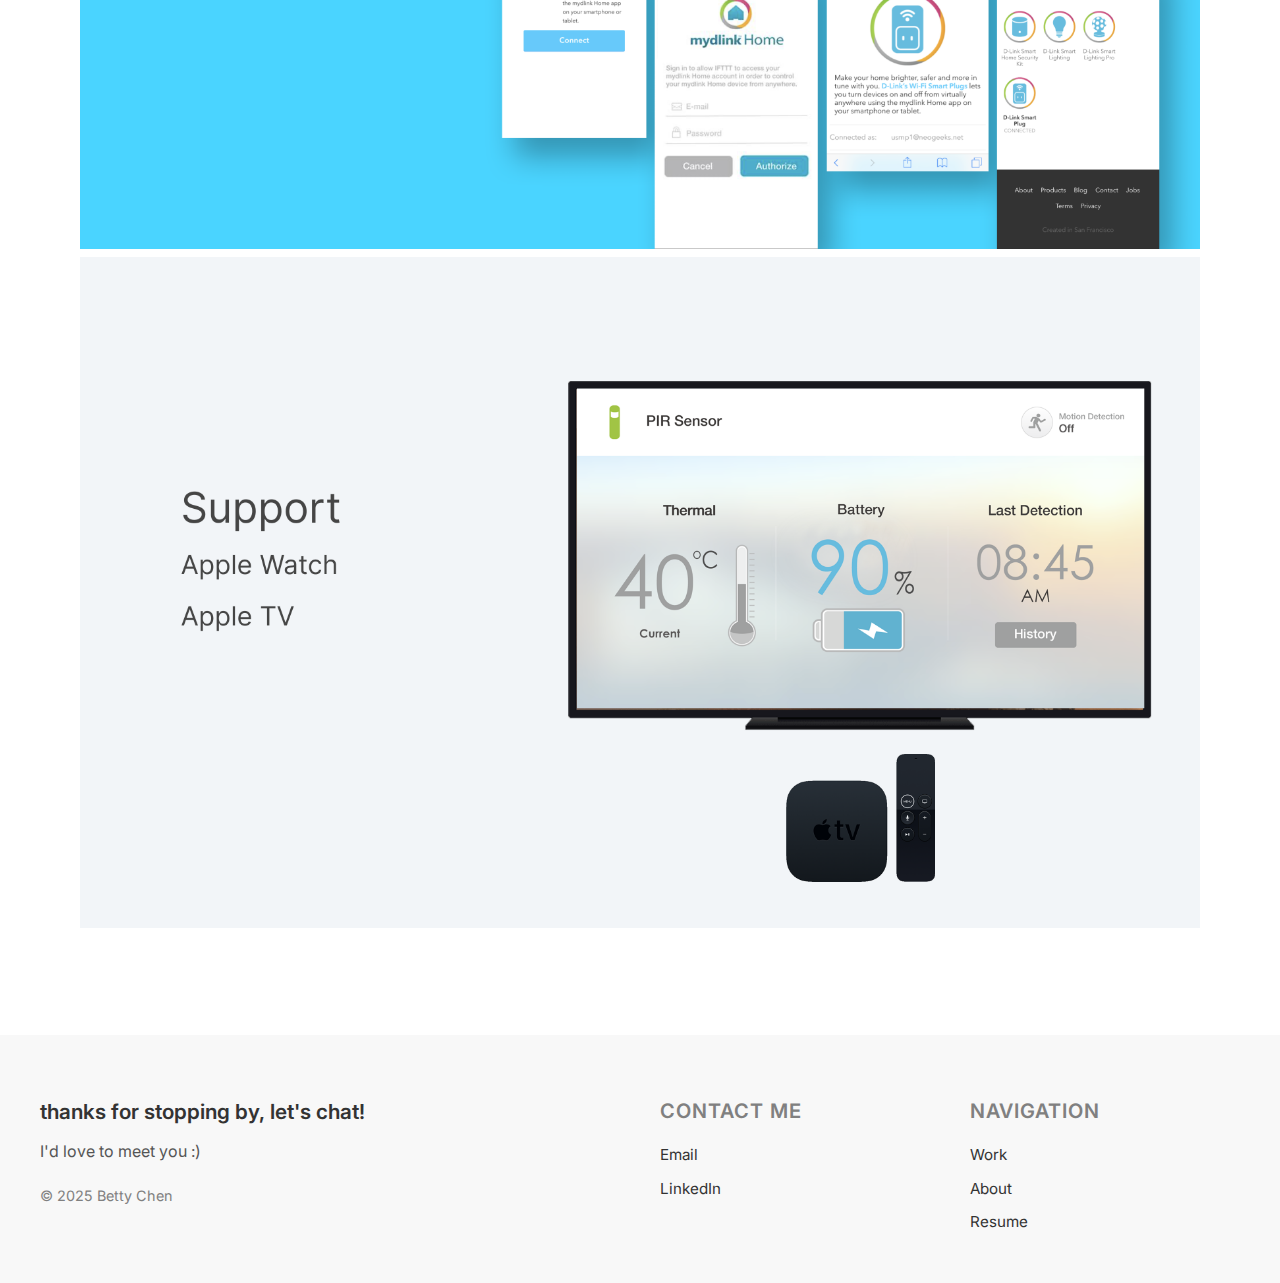
<file: dlink_mydlink_home_app.html>
<!DOCTYPE html>
<html lang="en">
<head>
  <meta charset="UTF-8">
  <meta name="viewport" content="width=device-width, initial-scale=1.0">
  <title>Mydlink Home App - Betty Chen</title>
  <link rel="icon" type="image/png" href="img/icon.png">
  <link rel="preconnect" href="https://fonts.googleapis.com">
  <link rel="preconnect" href="https://fonts.gstatic.com" crossorigin>
  <link href="https://fonts.googleapis.com/css2?family=Inter:wght@400;500;600;700&display=swap" rel="stylesheet">
  <link rel="stylesheet" href="style.css">
  <link rel="stylesheet" href="page-style.css">
</head>
<body>
  <!-- Header Navigation -->
  <header class="header">
    <div class="nav-container">
      <a class="logo" href="index.html">
        <img src="img/icon.png" alt="Logo">
      </a>
      <nav class="nav-links">
        <a href="index.html" class="active">Work</a>
        <a href="about.html">About</a>
        <a href="https://www.canva.com/design/DAG8ZLLgLYY/fovDmR6SoS_ZHfcAeyGP5Q/edit?utm_content=DAG8ZLLgLYY&utm_campaign=designshare&utm_medium=link2&utm_source=sharebutton">Resume</a>
      </nav>
    </div>
  </header>

  <!-- Main Content -->
  <div class="main-content">
    <!-- Hero Section -->
    <section class="hero">
      <h1 class="page-title">Mydlink Home App</h1>
      <div class="project-tags">
        <span class="project-tag">New Project</span>
        <span class="project-tag">IoT</span>
        <span class="project-tag">B2C</span>
      </div>
      <div class="hero-content hero-content-mydlink">
        <div class="hero-image-wrapper">
          <img src="img/mdlink_product.png" alt="Mydlink Home App">
        </div>
        <div class="image-card">
          <img src="img/mydlink_logo.png" alt="mydlink logo" class="image-card-logo">
          <p>Each D-Link product has its own independent App. With the advent of a new era of cloud and IoT, we hope that users who buy any D-Link product only need to download an App to integrate all device information, and the idea of a smart home is born accordingly.</p>
          <div class="image-subtitle-wrapper">
            <br>
            • More than 127 sales offices<br>
            • More than 56 countries: Including Taiwan, the United States and Canada, Europe, Australia, India, Singapore, the Middle East (Dubai), Latin America, Brazil, Russia and China.<br>
          </div>
        </div>
      </div>
    </section>
    

    <!-- Summary Section -->
    <section class="project-summary">
      <div class="summary-grid">
        <div class="summary-column">
          <h4 class="summary-title">TIMELINE</h4>
          <ul class="summary-list">
            <li>2013/12 ~2015/3</li>
            <li>15 months</li>
          </ul>
        </div>
        <div class="summary-column">
          <h4 class="summary-title">TEAM</h4>
          <ul class="summary-list">
            <li>4 PM</li>
            <li>1 PD <span class="im-here">(I'm here!)</span></li>
            <li>2 FE</li>
            <li>2 BE</li>
            <li>3 QA</li>
          </ul>
        </div>
        <div class="summary-column">
          <h4 class="summary-title">ROLE</h4>
          <ul class="summary-list">
            <li>Wireframe</li>
            <li>Mockup</li>
            <li>User test</li>
          </ul>
        </div>
        <div class="summary-column">
          <h4 class="summary-title">TOOLS</h4>
          <ul class="summary-list">
            <li>Photoshop</li>
            <li>Illustrator</li>
          </ul>
        </div>
      </div>
    </section>
    <!-- Block A Section -->
    <section class="block-a">
      <h1 class="block-a-title">Brief</h1>
      <div class="block-a-content">
        <p>This project was initiated by my PM lead.
          At the beginning, the company’s technology, cloud, and app teams were developing independently, with little system integration. To provide users with a more intuitive way to manage their smart home devices, we set out to build an app that could connect them all together.
          
          In this project, D-Link developed a central Hub that links various devices and introduced the HNAP protocol, enabling seamless communication among three major types of devices — Wi-Fi, Socket, and Z-Wave.
          My role was to design a user experience that allows people to control their entire smart home with just one phone and one app.
          
          This was not just an interface integration, but a large-scale collaboration across technologies and teams. Thanks to the joint efforts of PMs, designers, and engineers, we gradually turned what once seemed impossible into reality.</p>
      </div>
    </section>
    <hr>
    <section class="block-a">
      <h1 class="block-a-title">Research</h1>
      <div class="block-a-content">
        <h3>Problem & Needs</h3>
        <p>There is no unified specification and language for each product line.<br>
        Each product line develops apps with similar functions but different styles</p>
        <h3>Refine Goals</h3>
        <p>Control and monitor all your mydlink connected home devices with your smartphone or tablet.</p>
          <p>With its intuitive user interface, you can instantly see the status of all your mydlink connected home products and set up rules for interaction between multiple devices, such as PIR motion sensors and smart plugs or window sensors and sirens.</p>
      </div>
    </section>
    
    <section class="block-b">    
      <div class="block-b-content">
        <div class="image-caption-block">
            <div class="image-caption-container col-3">
              <div class="image-caption-item">
                <div class="circle-area">
                  <div class="circle">
                    <p>Integrated<br>communication<br>language</p>
                  </div>
                </div>
                <ul>
                  <li>Develop a protocol for device communication and establish a cloud</li>
                  <li>Home Network Administration Protocol</li>
                </ul>
              </div>
              <div class="image-caption-item">
                <div class="circle-area">
                  <div class="circle">
                    <p>Clear and simple<br>interface</p>
                  </div>
                </div>
                <ul>
                  <li>Clear and graphical installation steps</li>
                  <li>Flat Icon and bright Design Style</li>
                </ul>
              </div>
              <div class="image-caption-item">
                <div class="circle-area">
                  <div class="circle">
                    <p>Support for<br>various<br>technologies<br>and devices</p>
                  </div>
                </div>
                <ul>
                  <li>Support apple watch, apple TV, IFTTT, Alexa</li>
                </ul>
              </div>
            </div>
        </div>
      </div>
    </section>
    <hr>
    <section class="block-b">
      <h1 class="block-b-title">Information Architecture</h1>
      <div class="block-b-content">
        <img src="img/mdlink_app_img1_Information.png" alt="Image-1">
        <img src="img/mdlink_app_img2_Android_Setup_flow.png" alt="Image-2">
      </div>
    </section>
    <img src="img/mdlink_app_bgimg_0.png" alt="BG-Image-0">
    <section class="block-b">
      <h1 class="block-b-title">Ｗhat Ｗe Did</h1>
      <div class="block-b-content">
        <div class="image-caption-block">
            <div class="image-caption-container col-3">
              <div class="image-caption-item">
                <img src="img/mydlink_1-1.png" alt="B-1">
                <h2 class="image-caption-title">Integrated communication language</h2>
                <p>Home Network Administration Protocol<br>Devices: Smart Plug, IP Camera, Z-wave Devices, Router, Light Device, VOC, thermostat ...etc</p>  
              </div>
              <div class="image-caption-item">
                <img src="img/mydlink_1-2.png" alt="B-2">
                <h2 class="image-caption-title">IoT Smart Home</h2>
                <p>Users can customize Policy, Scene, let the device trigger the device, and store the data in the cloud</p>  
              </div>
              <div class="image-caption-item">
                <img src="img/mydlink_1-3.png" alt="B-3">
                <h2 class="image-caption-title">Push Notification & Cloud Server</h2>
                <p>Send instant notification when events<br>Save history and video clips in the app</p>  
              </div>
            </div>
        </div>
      </div>
      <div class="block-b-content">
        <div class="image-caption-block">
            <div class="image-caption-container col-3">
              <div class="image-caption-item">
                <img src="img/mydlink_2-1.png" alt="B-4">
                <h2 class="image-caption-title">Unify one App, one installation process</h2>
                <p>Unified design style, installation process and settings</p>  
              </div>
              <div class="image-caption-item">
                <img src="img/mydlink_2-2.png" alt="B-5">
                <h2 class="image-caption-title">Design System Guidelines</h2>
                <p>I make a design system guide and let the designers in charge of apple watch/apple TV/marketing follow the guide</p>  
              </div>
              <div class="image-caption-item">
                <img src="img/mydlink_2-3.png" alt="B-6">
                <h2 class="image-caption-title">Design Hand off</h2>
                <p>I worked closly with engineers to validate the design and coply implemantation</p>  
              </div>
            </div>
        </div>
      </div>
    </section>
    <img src="img/mdlink_app_bgimg_1.png" alt="BG-Image-1">
    <img src="img/mdlink_app_bgimg_2.png" alt="BG-Image-2">
    <img src="img/mdlink_app_bgimg_3.png" alt="BG-Image-3">
  </div>


  <!-- Footer -->
  <footer class="footer">
    <div class="footer-content">
      <div class="footer-left">
        <h3>thanks for stopping by, let's chat!</h3>
        <p>I'd love to meet you :)</p>
        <div class="copyright">© 2025 Betty Chen</div>
      </div>
      
      <div class="footer-right">
        <div class="footer-section">
          <h4>Contact Me</h4>
          <ul>
            <li><a href="mailto:betty1226@gmail.com">Email</a></li>
            <li><a href="https://linkedin.com/in/bettychen">LinkedIn</a></li>
          </ul>
        </div>
        
        <div class="footer-section">
          <h4>Navigation</h4>
          <ul>
            <li><a href="index.html">Work</a></li>
            <li><a href="about.html">About</a></li>
            <li><a href="https://www.canva.com/design/DAGyqqJkNcE/JqmTViQz_zwOaPCFzFfr9w/view?utm_content=DAGyqqJkNcE&utm_campaign=designshare&utm_medium=link2&utm_source=uniquelinks&utlId=h19e7b01d5e">Resume</a></li>
          </ul>
        </div>
      </div>
    </div>
  </footer>
</body>
</html>
</file>
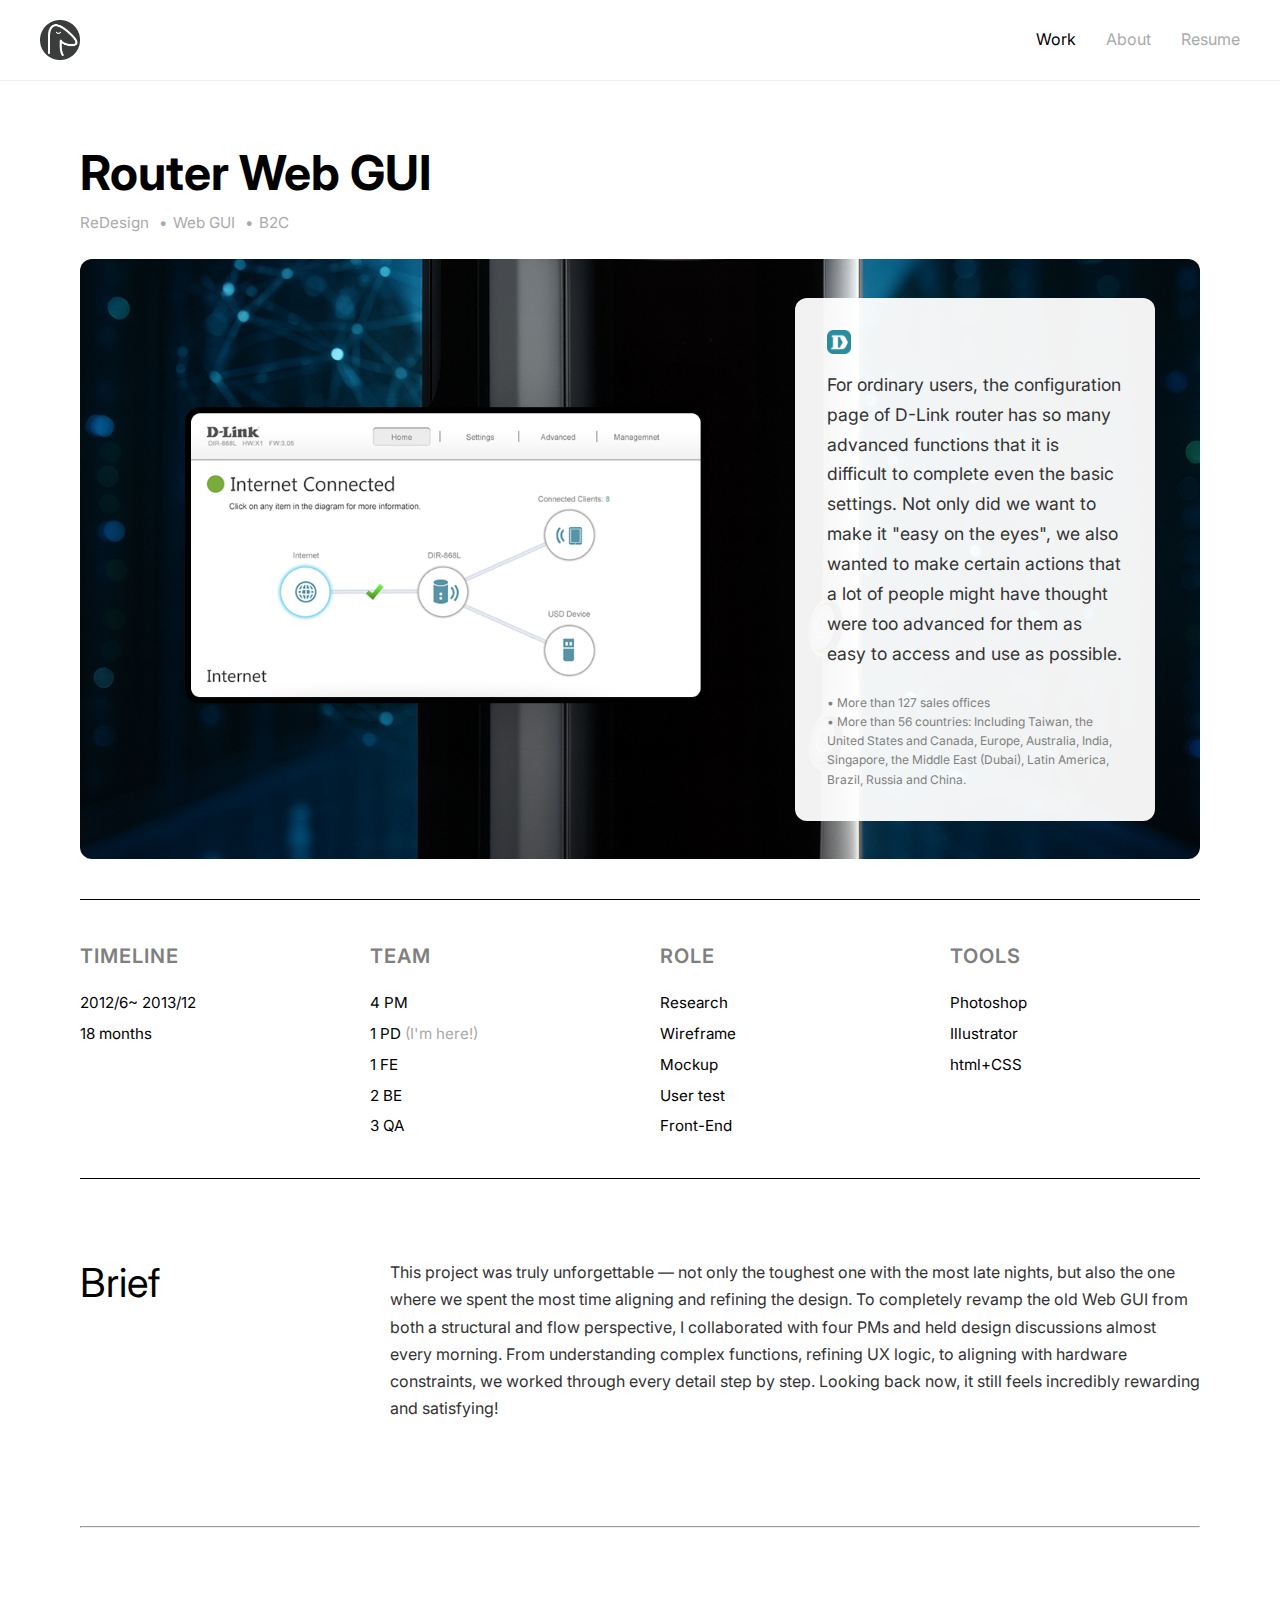
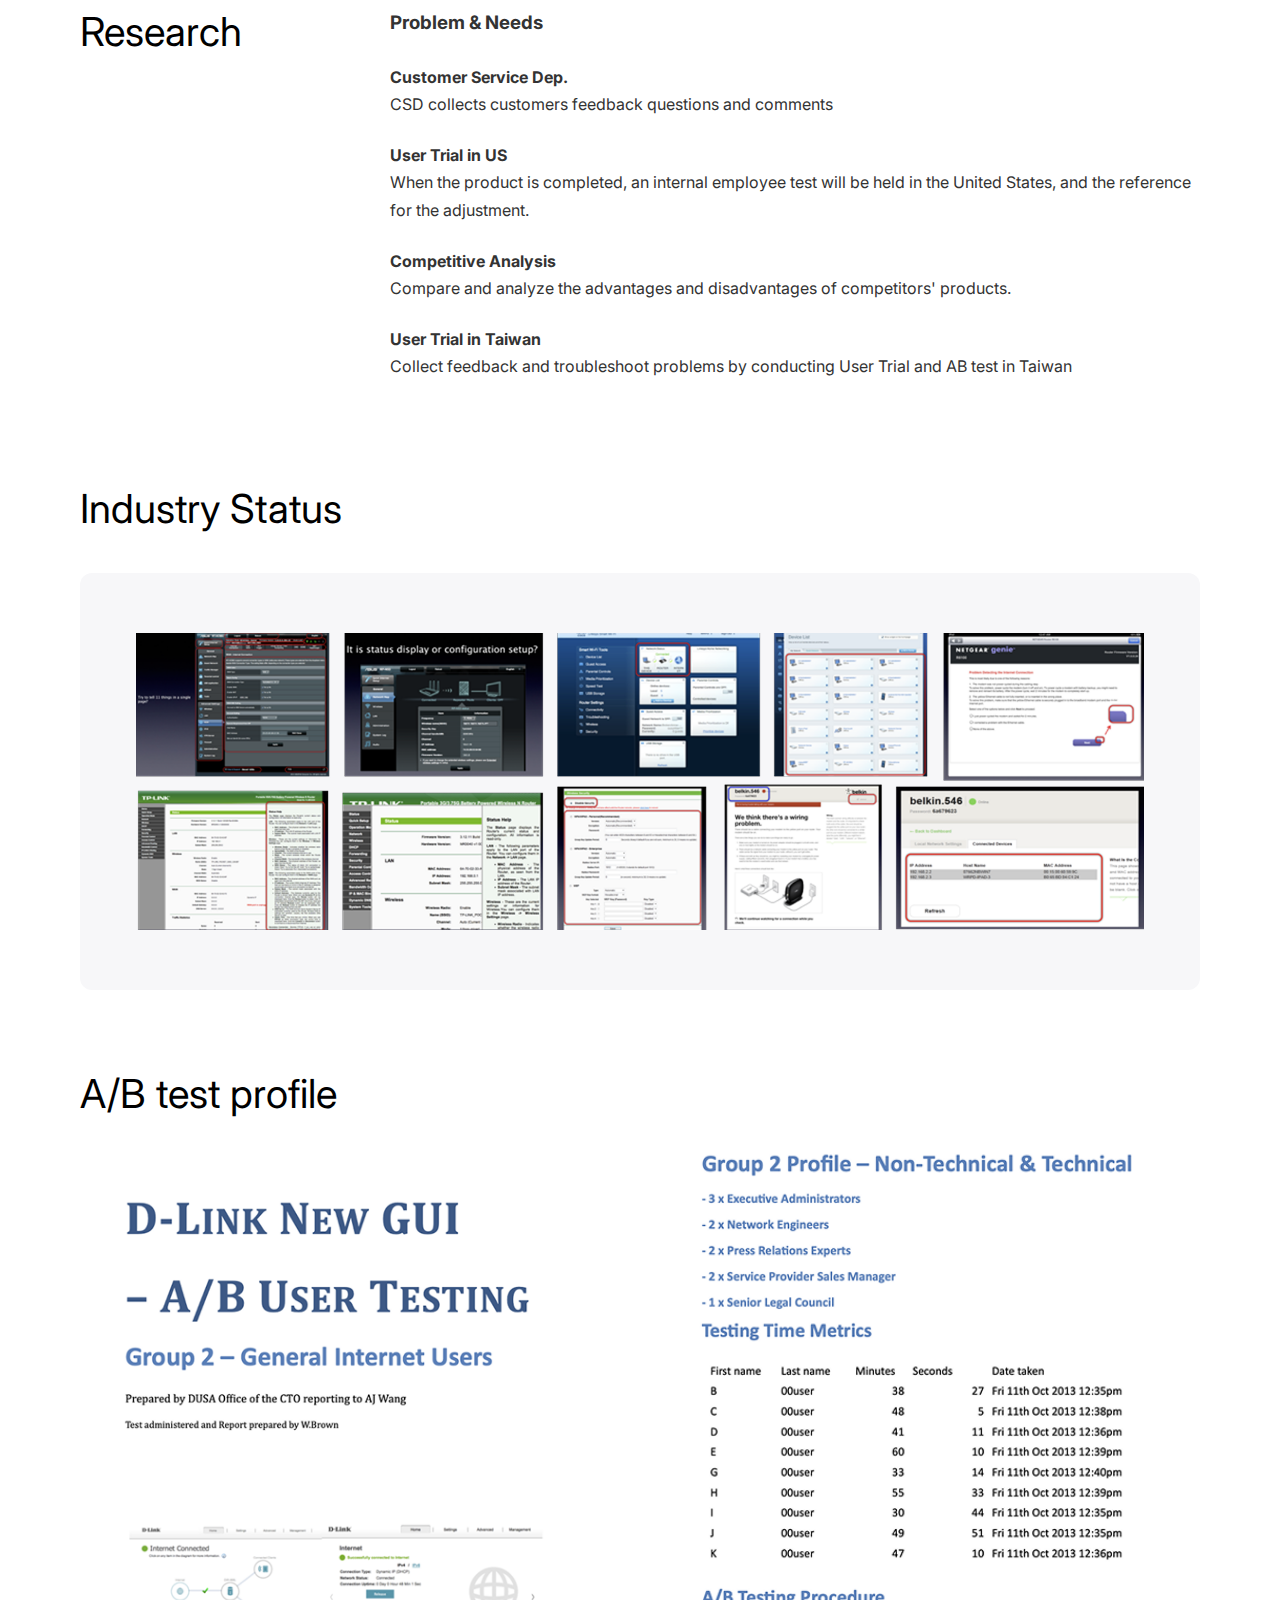
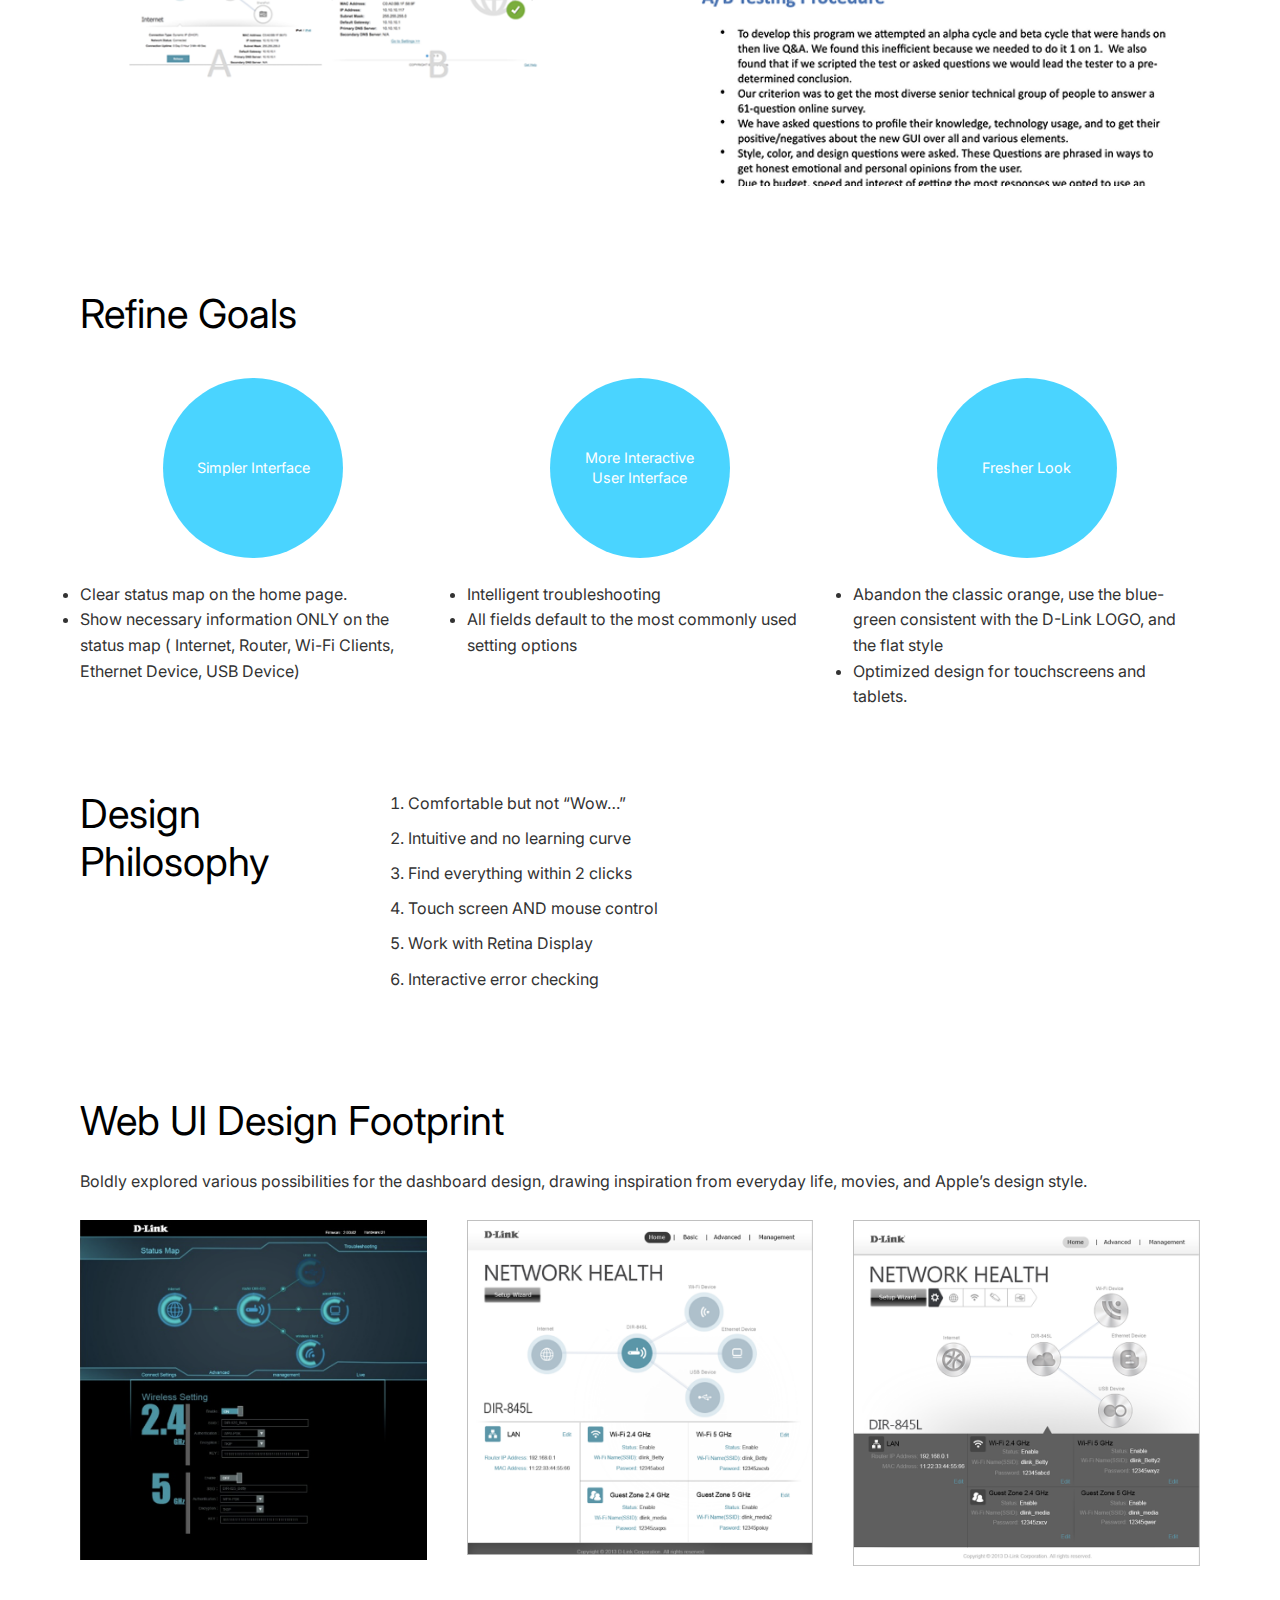
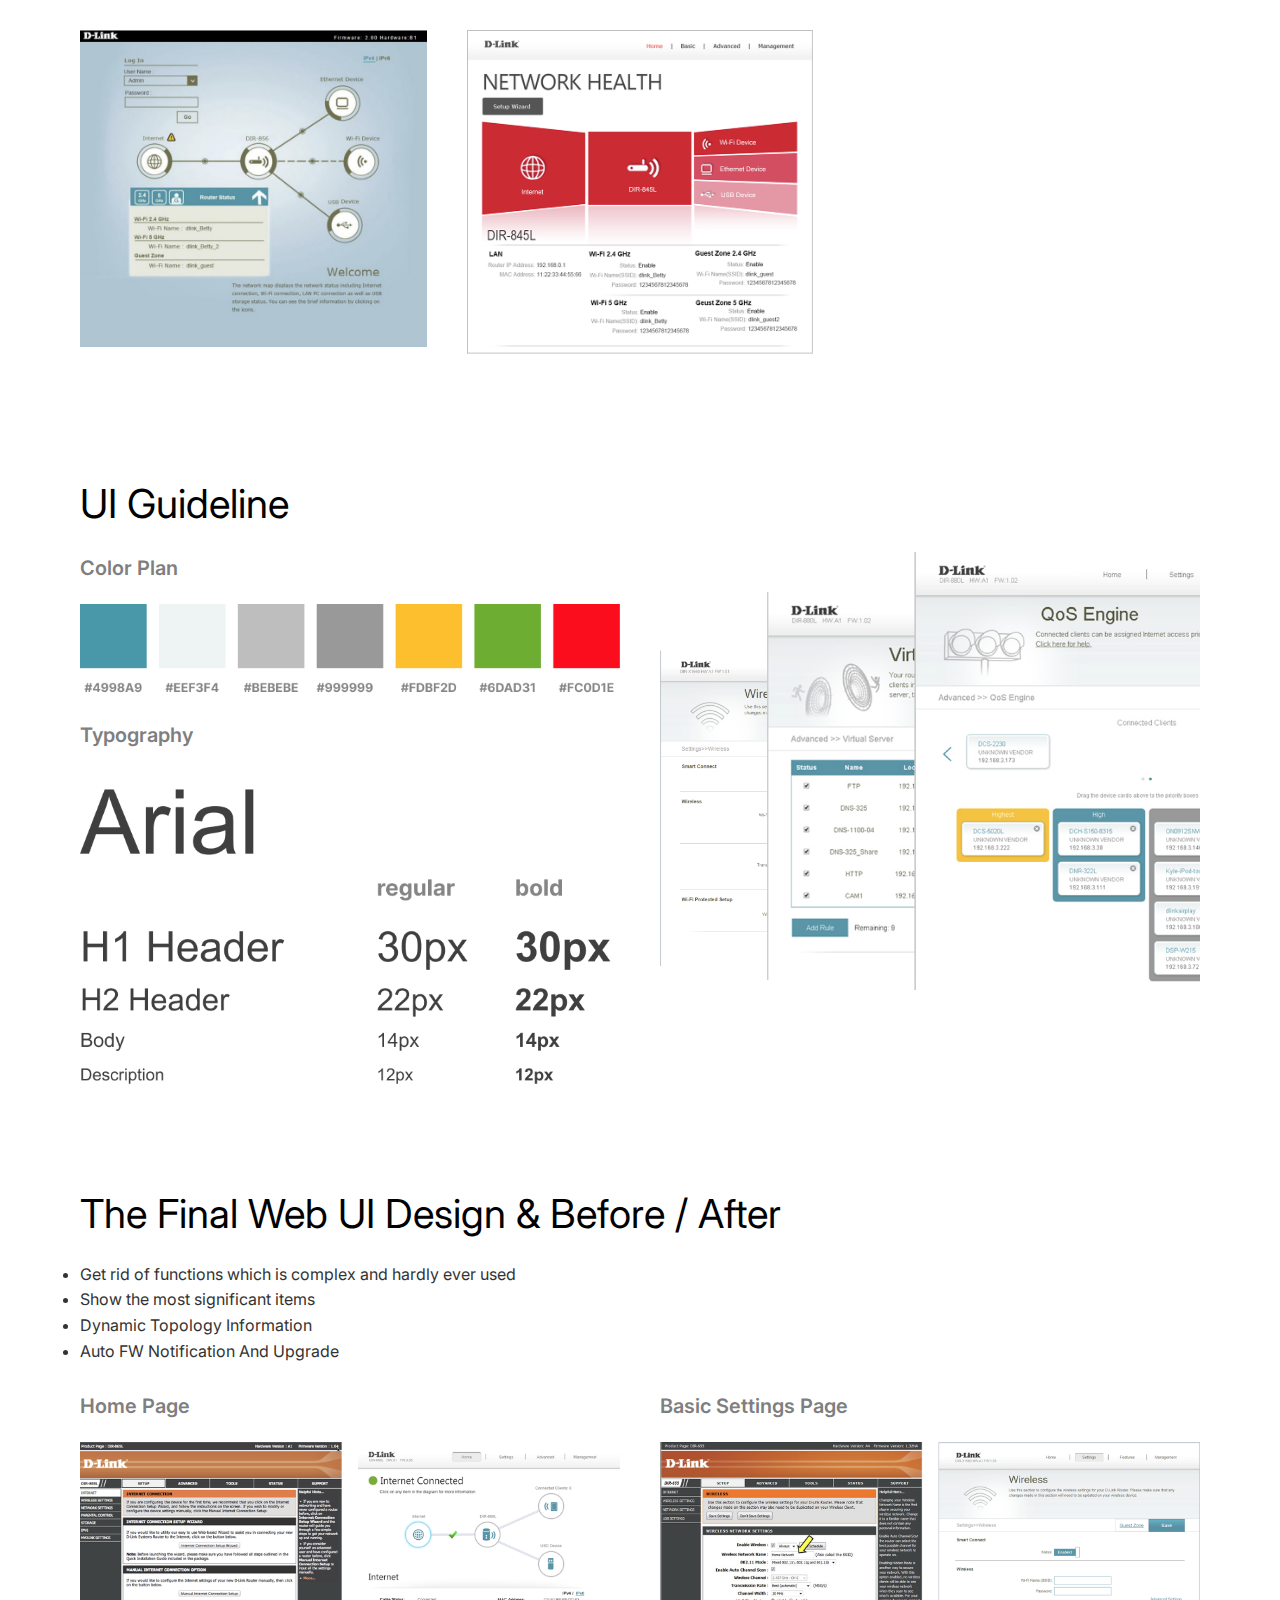
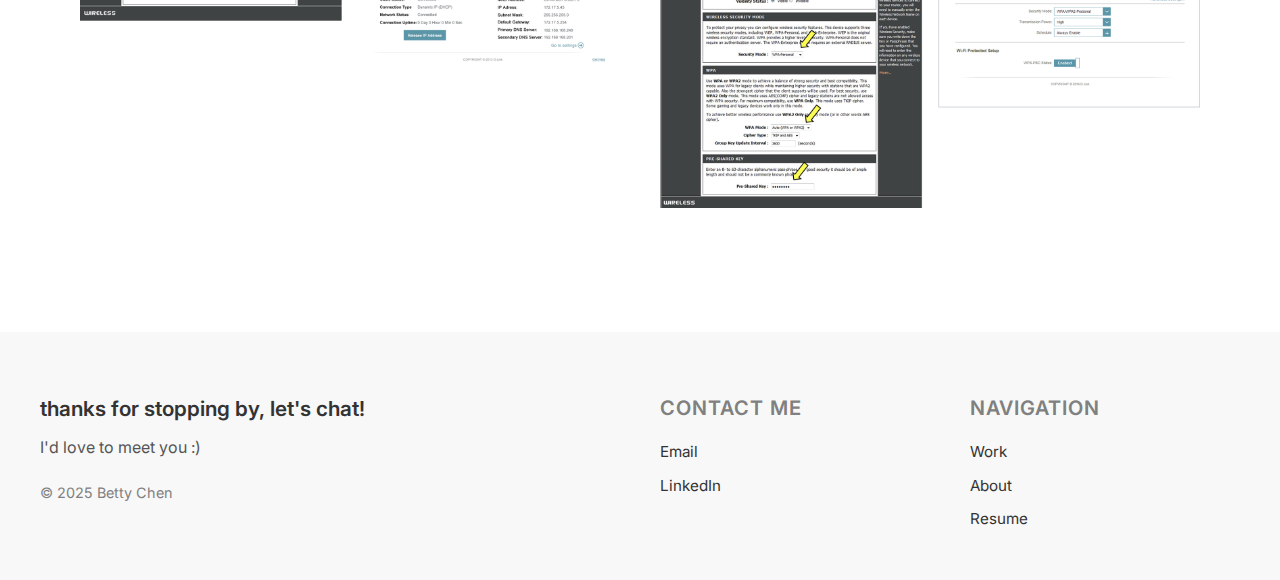
<file: dlink_router_web_gui.html>
<!DOCTYPE html>
<html lang="en">
<head>
  <meta charset="UTF-8">
  <meta name="viewport" content="width=device-width, initial-scale=1.0">
  <title>Router Web GUI - Betty Chen</title>
  <link rel="icon" type="image/png" href="img/icon.png">
  <link rel="preconnect" href="https://fonts.googleapis.com">
  <link rel="preconnect" href="https://fonts.gstatic.com" crossorigin>
  <link href="https://fonts.googleapis.com/css2?family=Inter:wght@400;500;600;700&display=swap" rel="stylesheet">
  <link rel="stylesheet" href="style.css">
  <link rel="stylesheet" href="page-style.css">
</head>
<body>
  <!-- Header Navigation -->
  <header class="header">
    <div class="nav-container">
      <a class="logo" href="index.html">
        <img src="img/icon.png" alt="Logo">
      </a>
      <nav class="nav-links">
        <a href="index.html" class="active">Work</a>
        <a href="about.html">About</a>
        <a href="https://www.canva.com/design/DAG8ZLLgLYY/fovDmR6SoS_ZHfcAeyGP5Q/edit?utm_content=DAG8ZLLgLYY&utm_campaign=designshare&utm_medium=link2&utm_source=sharebutton">Resume</a>
      </nav>
    </div>
  </header>

  <!-- Main Content -->
  <div class="main-content">
    <!-- Hero Section -->
    <section class="hero">
      <h1 class="page-title">Router Web GUI</h1>
      <div class="project-tags">
        <span class="project-tag">ReDesign</span>
        <span class="project-tag">Web GUI</span>
        <span class="project-tag">B2C</span>
      </div>
      <div class="hero-content hero-content-dlink">
        <div class="hero-image-wrapper">
          <img src="img/dlink_product.png" alt="Router Web GUI">
        </div>
        <div class="image-card">
          <img src="img/dlink_logo.png" alt="dlink logo" class="image-card-logo">
          <p>For ordinary users, the configuration page of D-Link router has so many advanced functions that it is difficult to complete even the basic settings. Not only did we want to make it "easy on the eyes", we also wanted to make certain actions that a lot of people might have thought were too advanced for them as easy to access and use as possible.</p>
          <div class="image-subtitle-wrapper">
            • More than 127 sales offices<br>
            • More than 56 countries: Including Taiwan, the United States and Canada, Europe, Australia, India, Singapore, the Middle East (Dubai), Latin America, Brazil, Russia and China.<br>
          </div>
        </div>
      </div>
    </section>

    <!-- Summary Section -->
    <section class="project-summary">
      <div class="summary-grid">
        <div class="summary-column">
          <h4 class="summary-title">TIMELINE</h4>
          <ul class="summary-list">
            <li>2012/6~ 2013/12</li>
            <li>18 months</li>
          </ul>
        </div>
        <div class="summary-column">
          <h4 class="summary-title">TEAM</h4>
          <ul class="summary-list">
            <li>4 PM</li>
            <li>1 PD <span class="im-here">(I'm here!)</span></li>
            <li>1 FE </li>
            <li>2 BE</li>
            <li>3 QA</li>
          </ul>
        </div>
        <div class="summary-column">
          <h4 class="summary-title">ROLE</h4>
          <ul class="summary-list">
            <li>Research</li>
            <li>Wireframe</li>
            <li>Mockup</li>
            <li>User test</li>
            <li>Front-End</li>
          </ul>
        </div>
        <div class="summary-column">
          <h4 class="summary-title">TOOLS</h4>
          <ul class="summary-list">
            <li>Photoshop</li>
            <li>Illustrator</li>
            <li>html+CSS</li>
          </ul>
        </div>
      </div>
    </section>
    <!-- Block A Section -->
    <section class="block-a">
      <h1 class="block-a-title">Brief</h1>
      <div class="block-a-content">
        <p>This project was truly unforgettable — not only the toughest one with the most late nights, but also the one where we spent the most time aligning and refining the design.
          To completely revamp the old Web GUI from both a structural and flow perspective, I collaborated with four PMs and held design discussions almost every morning. From understanding complex functions, refining UX logic, to aligning with hardware constraints, we worked through every detail step by step.
          Looking back now, it still feels incredibly rewarding and satisfying!</p>
      </div>
    </section>
    <hr>
    <section class="block-a">
      <h1 class="block-a-title">Research</h1>
      <div class="block-a-content">
        <h3>Problem & Needs</h3><br>
        <p><strong>Customer Service Dep.</strong><br>CSD collects customers feedback questions and comments</p>
        <p><strong>User Trial in US</strong><br>When the product is completed, an internal employee test will be held in the United States, and the reference for the adjustment.</p>
        <p><strong>Competitive Analysis</strong><br>Compare and analyze the advantages and disadvantages of competitors' products.</p>
        <p><strong>User Trial in Taiwan</strong><br>Collect feedback and troubleshoot problems by conducting User Trial and AB test in Taiwan</p>
      </div>
    </section>
    <section class="block-b">
      <h1 class="block-b-title">Industry Status</h1>
      <div class="block-b-content">
        <div class="full-image"><img src="img/dlink_router.png" alt="Image-1"></div>
      </div>
    </section>
    <section class="block-b">
      <h1 class="block-b-title">A/B test profile</h1>
      <div class="box-bg">
        <div class="image-caption-container col-2">
          <div class="image-caption-item">
            <img src="img/dlink_router_ABtest_1.png" alt="ABtest-1">
          </div>
          <div class="image-caption-item">
            <img src="img/dlink_router_ABtest_2.png" alt="ABtest-2">
          </div>
        </div>
      </div>
    </section>
    <section class="block-b">
      <h1 class="block-b-title">Refine Goals</h1> 
      <div class="block-b-content">
        <div class="image-caption-block">
            <div class="image-caption-container col-3">
              <div class="image-caption-item">
                <div class="circle-area">
                  <div class="circle">
                    <p>Simpler Interface</p>
                  </div>
                </div>
                <ul>
                  <li>Clear status map on the home page.</li>
                  <li>Show necessary information ONLY on the status map ( Internet, Router, Wi-Fi Clients, Ethernet Device, USB Device)</li>
                </ul>
              </div>
              <div class="image-caption-item">
                <div class="circle-area">
                  <div class="circle">
                    <p>More Interactive 
                      User Interface</p>
                  </div>
                </div>
                <ul>
                  <li>Intelligent troubleshooting</li>
                  <li>All fields default to the most commonly used setting options
                  </li>
                </ul>
              </div>
              <div class="image-caption-item">
                <div class="circle-area">
                  <div class="circle">
                    <p>Fresher Look</p>
                  </div>
                </div>
                <ul>
                  <li>Abandon the classic orange, use the blue-green consistent with the D-Link LOGO, and the flat style</li>
                  <li>Optimized design for touchscreens and tablets.</li>
                </ul>
              </div>
            </div>
        </div>
      </div>
    </section>
    <section class="block-a">
      <h1 class="block-a-title">Design Philosophy</h1>
      <div class="block-a-content">
        <ol>
          <li>Comfortable but not “Wow…”</li>
          <li>Intuitive and no learning curve</li>
          <li>Find everything within 2 clicks</li>
          <li>Touch screen AND mouse control</li>
          <li>Work with Retina Display</li>
          <li>Interactive error checking</li>
        </ol>
      </div>
    </section>
    <section class="block-b">
      <h1 class="block-b-title">Web UI Design Footprint</h1>
      <p>Boldly explored various possibilities for the dashboard design, drawing inspiration from everyday life, movies, and Apple’s design style.</p><br>
      <div class="image-caption-container col-3">
        <div class="image-caption-item">
          <img src="img/dlink_router_design1.png" alt="Design-1">
        </div>
        <div class="image-caption-item">
          <img src="img/dlink_router_design2.png" alt="Design-2">
        </div>
        <div class="image-caption-item">
          <img src="img/dlink_router_design3.png" alt="Design-3">
        </div>
        <div class="image-caption-item">
          <img src="img/dlink_router_design4.png" alt="Design-4">
        </div>
        <div class="image-caption-item">
          <img src="img/dlink_router_design5.png" alt="Design-5">
        </div>
      </div>
    </section>
    
    <section class="block-b">
      <h1 class="block-b-title">UI Guideline</h1>
      <div class="image-caption-container col-2">
        <div class="image-caption-item">
          <h2 class="image-caption-title">Color Plan</h2>
          <img src="img/dlink_router_UI_guideline1.png" alt="guideline-1">
          <h2 class="image-caption-title">Typography</h2>
          <img src="img/dlink_router_UI_guideline2.png" alt="guideline-3">
        </div>
        <div class="image-caption-item">          
          <img src="img/dlink_router_UI_guideline3.png" alt="guideline-3">
        </div>
      </div>
    </section>

    <section class="block-b">
      <h1 class="block-b-title">The Final Web UI Design & Before / After</h1>
      <ul>
        <li>Get rid of functions which is complex  and hardly ever used</li>
        <li>Show the most significant items</li>
        <li>Dynamic Topology Information</li>
        <li>Auto FW Notification And Upgrade</li>
      </ul><br>
      <div class="box-bg">
        <div class="image-caption-container col-2">
          <div class="image-caption-item">
            <h2 class="image-caption-title">Home Page</h2>
            <img src="img/dlink_router_final_1.png" alt="final-1">
          </div>
          <div class="image-caption-item">
            <h2 class="image-caption-title">Basic Settings Page</h2>
            <img src="img/dlink_router_final_2.png" alt="final-2">
          </div>
        </div>
      </div>
    </section>

  </div>

  <!-- Footer -->
  <footer class="footer">
    <div class="footer-content">
      <div class="footer-left">
        <h3>thanks for stopping by, let's chat!</h3>
        <p>I'd love to meet you :)</p>
        <div class="copyright">© 2025 Betty Chen</div>
      </div>
      
      <div class="footer-right">
        <div class="footer-section">
          <h4>Contact Me</h4>
          <ul>
            <li><a href="mailto:betty1226@gmail.com">Email</a></li>
            <li><a href="https://linkedin.com/in/bettychen">LinkedIn</a></li>
          </ul>
        </div>
        
        <div class="footer-section">
          <h4>Navigation</h4>
          <ul>
            <li><a href="index.html">Work</a></li>
            <li><a href="about.html">About</a></li>
            <li><a href="https://www.canva.com/design/DAGyqqJkNcE/JqmTViQz_zwOaPCFzFfr9w/view?utm_content=DAGyqqJkNcE&utm_campaign=designshare&utm_medium=link2&utm_source=uniquelinks&utlId=h19e7b01d5e">Resume</a></li>
          </ul>
        </div>
      </div>
    </div>
  </footer>
</body>
</html>
</file>
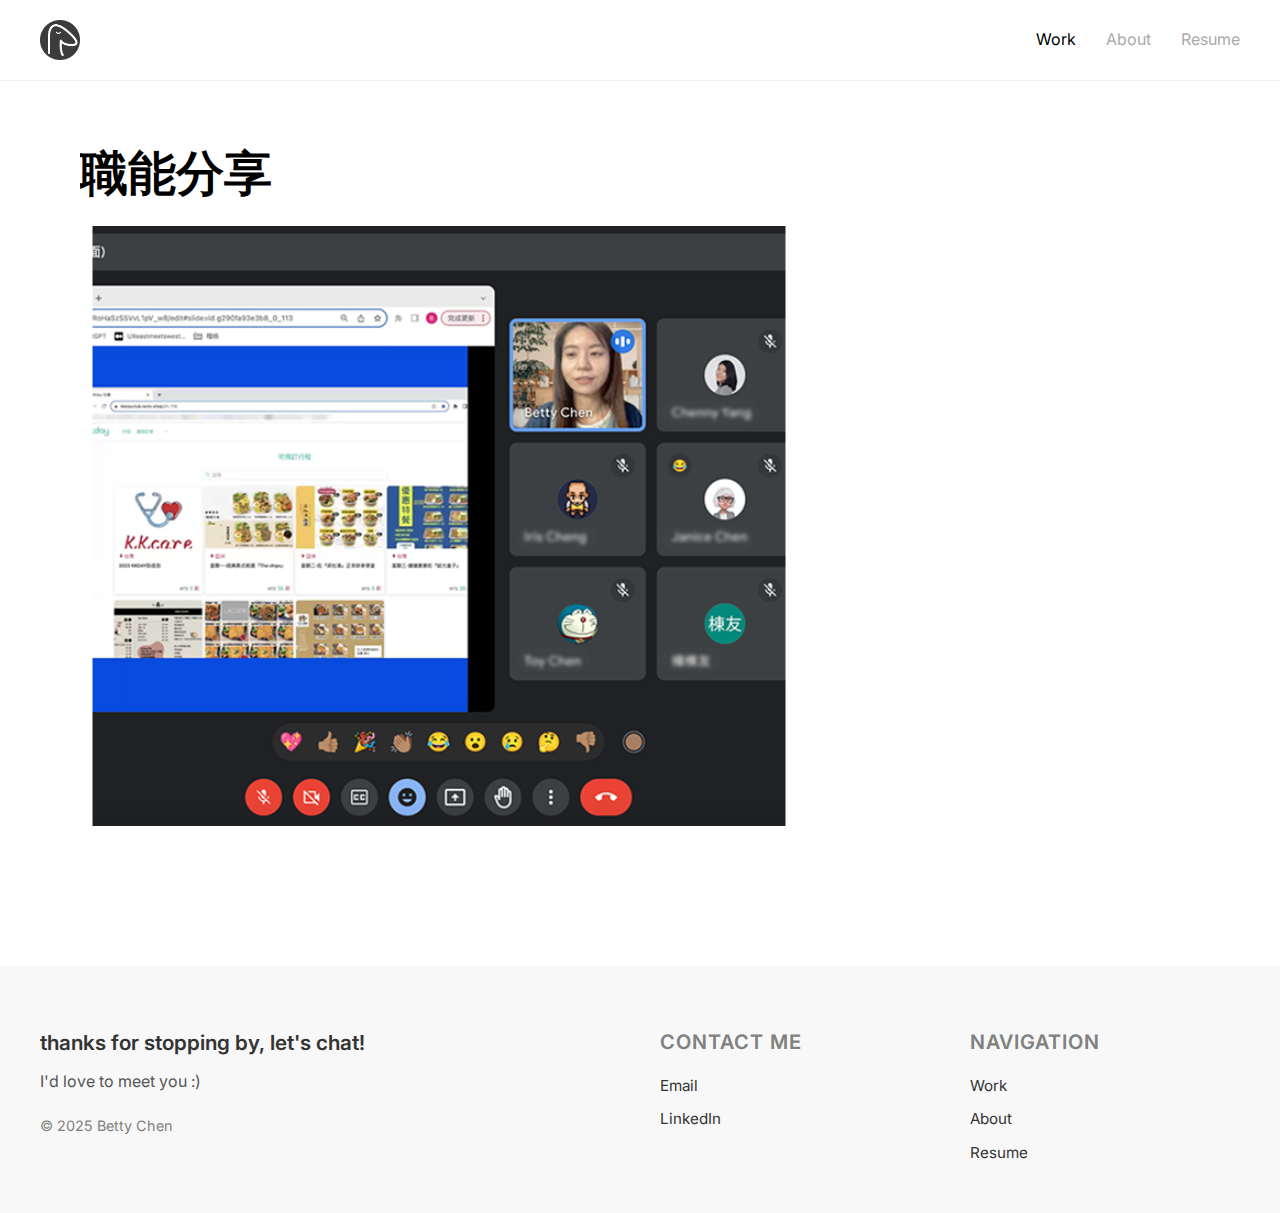
<file: Domain_sharing.html>
<!DOCTYPE html>
<html lang="en">
<head>
  <meta charset="UTF-8">
  <meta name="viewport" content="width=device-width, initial-scale=1.0">
  <title>Domain Sharing - Betty Chen</title>
  <link rel="icon" type="image/png" href="img/icon.png">
  <link rel="preconnect" href="https://fonts.googleapis.com">
  <link rel="preconnect" href="https://fonts.gstatic.com" crossorigin>
  <link href="https://fonts.googleapis.com/css2?family=Inter:wght@400;500;600;700&display=swap" rel="stylesheet">
  <link rel="stylesheet" href="style.css">
  <link rel="stylesheet" href="page-style.css">
</head>
<body>
  <!-- Header Navigation -->
  <header class="header">
    <div class="nav-container">
      <a class="logo" href="index.html">
        <img src="img/icon.png" alt="Logo">
      </a>
      <nav class="nav-links">
        <a href="index.html" class="active">Work</a>
        <a href="about.html">About</a>
        <a href="https://www.canva.com/design/DAGyqqJkNcE/JqmTViQz_zwOaPCFzFfr9w/view?utm_content=DAGyqqJkNcE&utm_campaign=designshare&utm_medium=link2&utm_source=uniquelinks&utlId=h19e7b01d5e">Resume</a>
      </nav>
    </div>
  </header>

  <!-- Main Content -->
  <div class="main-content">
    <section class="hero">
      <h1 class="page-title">職能分享</h1>
      <div class="hero-content">
        <div class="hero-image-wrapper">
          <img src="img/SP_img3.png" alt="Domain Sharing">
        </div>
      </div>
    </section>
  </div>

  <!-- Footer -->
  <footer class="footer">
    <div class="footer-content">
      <div class="footer-left">
        <h3>thanks for stopping by, let's chat!</h3>
        <p>I'd love to meet you :)</p>
        <div class="copyright">© 2025 Betty Chen</div>
      </div>
      
      <div class="footer-right">
        <div class="footer-section">
          <h4>Contact Me</h4>
          <ul>
            <li><a href="mailto:betty@example.com">Email</a></li>
            <li><a href="https://linkedin.com/in/bettychen">LinkedIn</a></li>
          </ul>
        </div>
        
        <div class="footer-section">
          <h4>Navigation</h4>
          <ul>
            <li><a href="index.html">Work</a></li>
            <li><a href="about.html">About</a></li>
            <li><a href="https://www.canva.com/design/DAGyqqJkNcE/JqmTViQz_zwOaPCFzFfr9w/view?utm_content=DAGyqqJkNcE&utm_campaign=designshare&utm_medium=link2&utm_source=uniquelinks&utlId=h19e7b01d5e">Resume</a></li>
          </ul>
        </div>
      </div>
    </div>
  </footer>
</body>
</html>
</file>
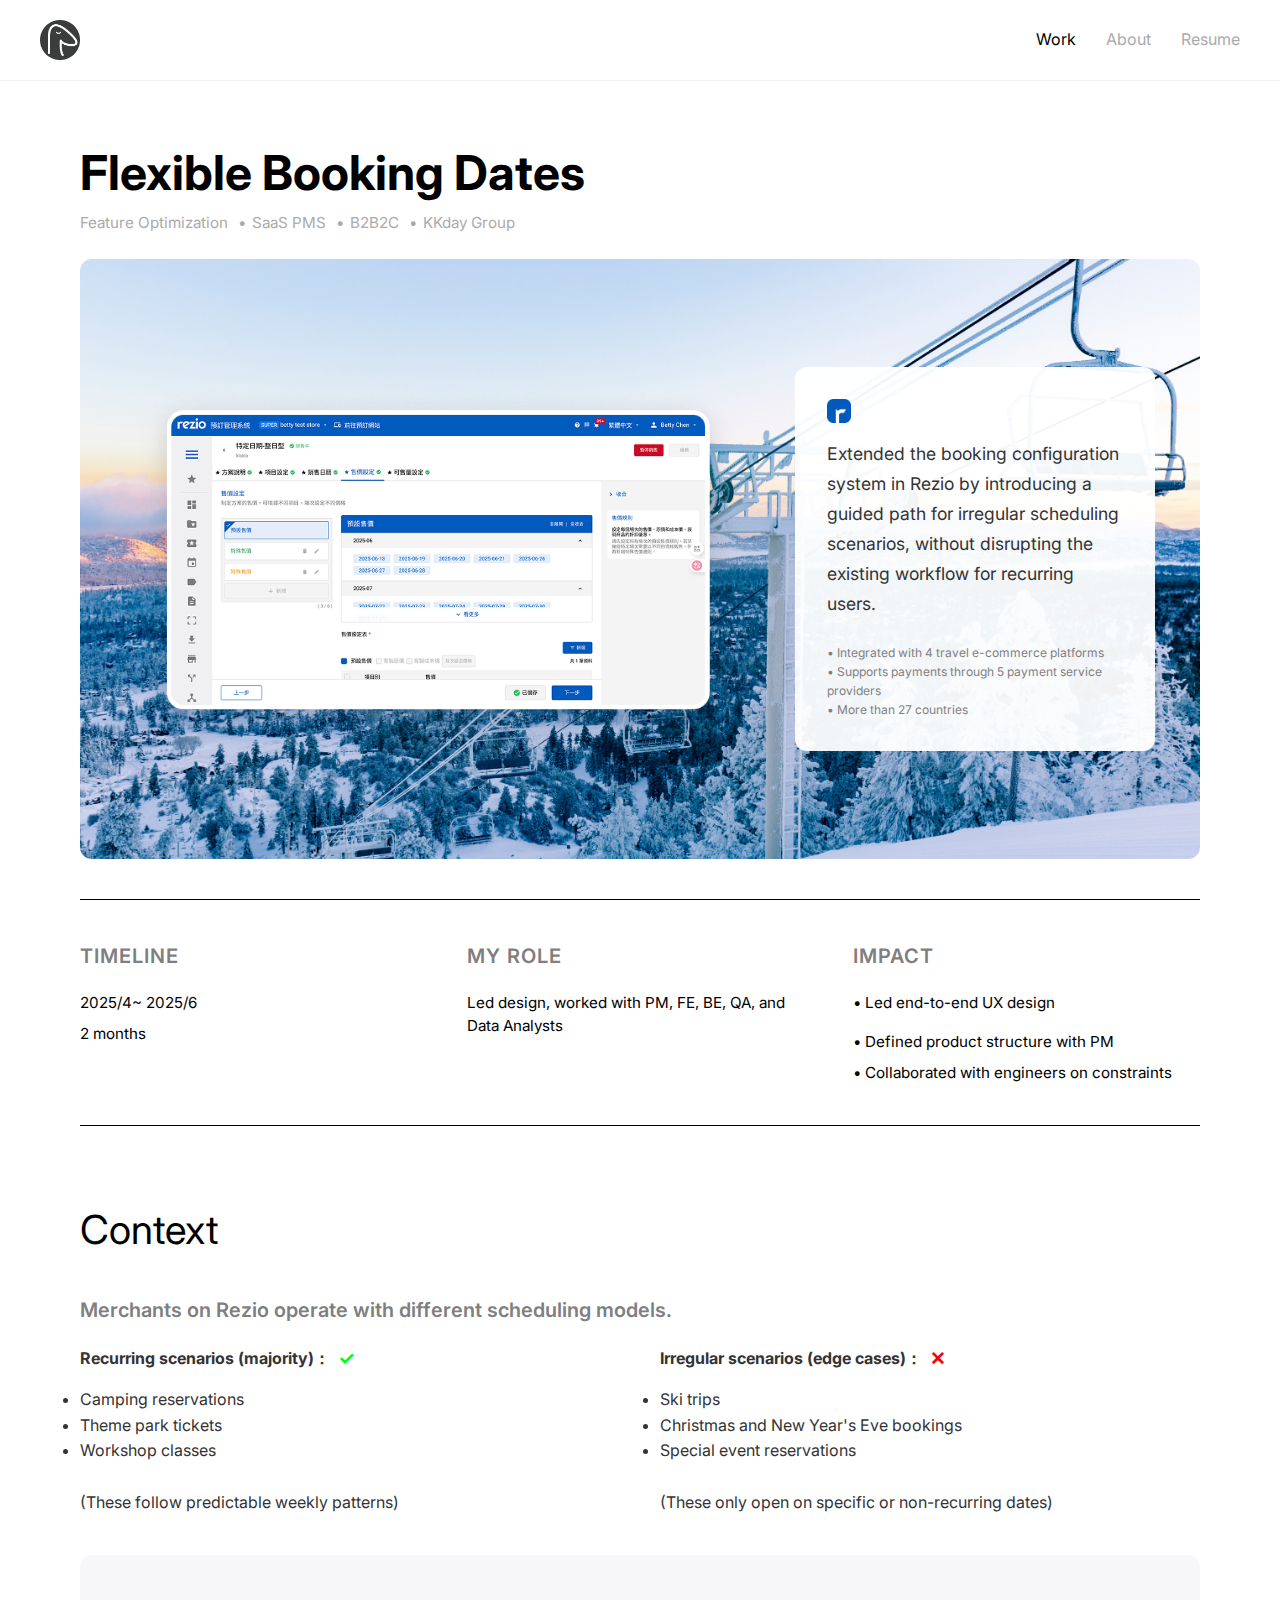
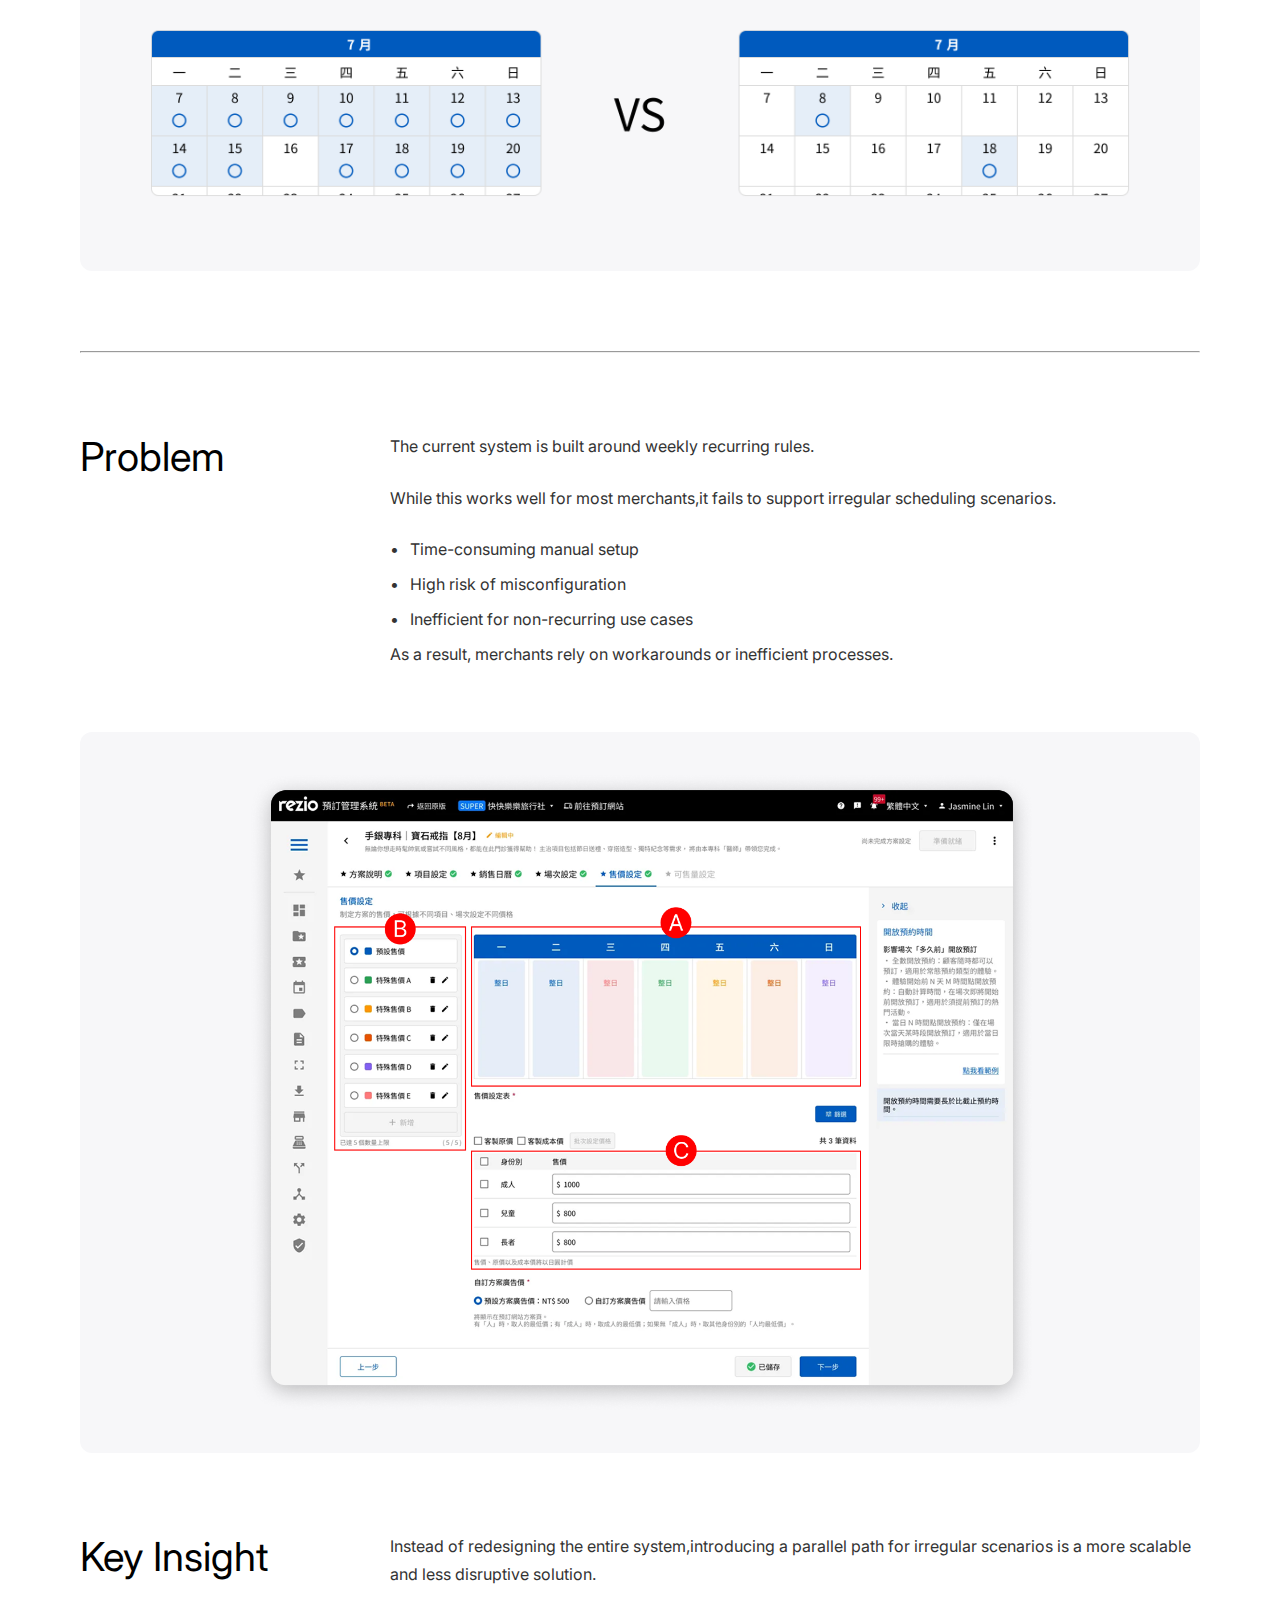
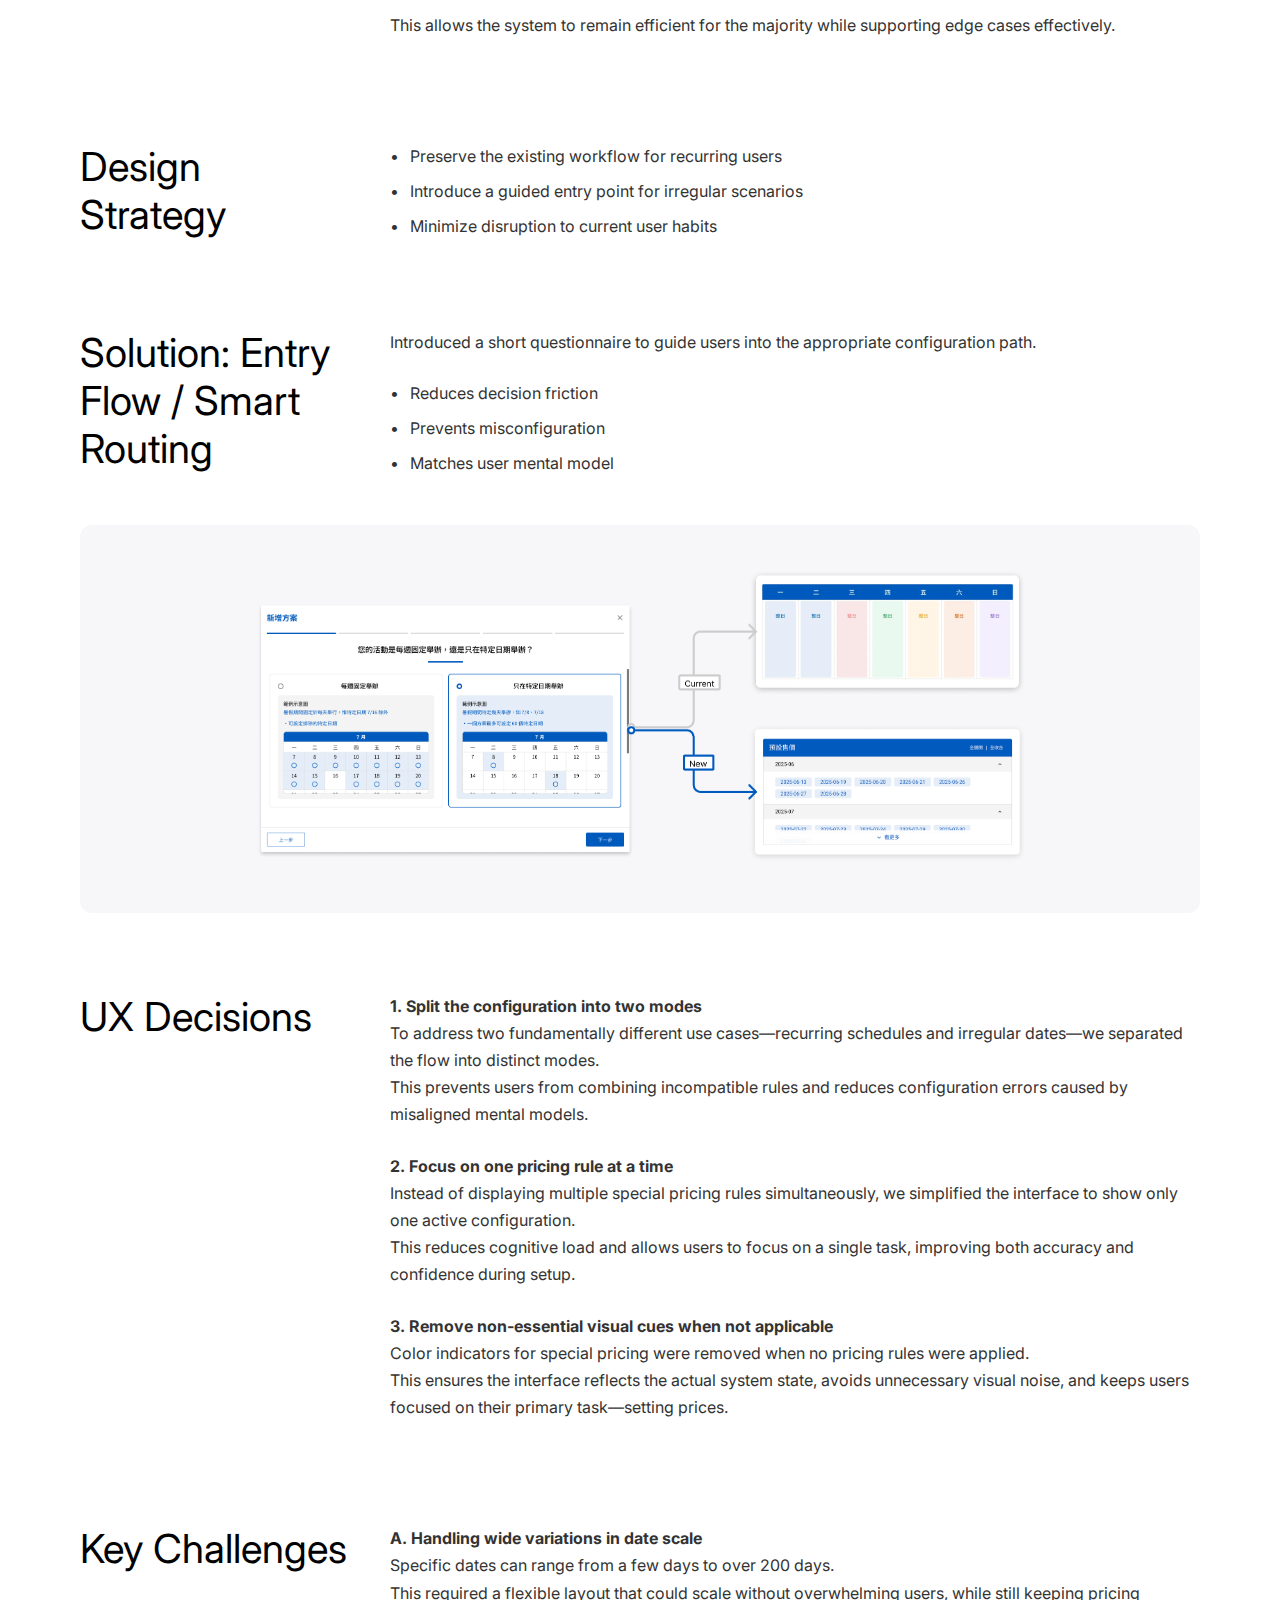
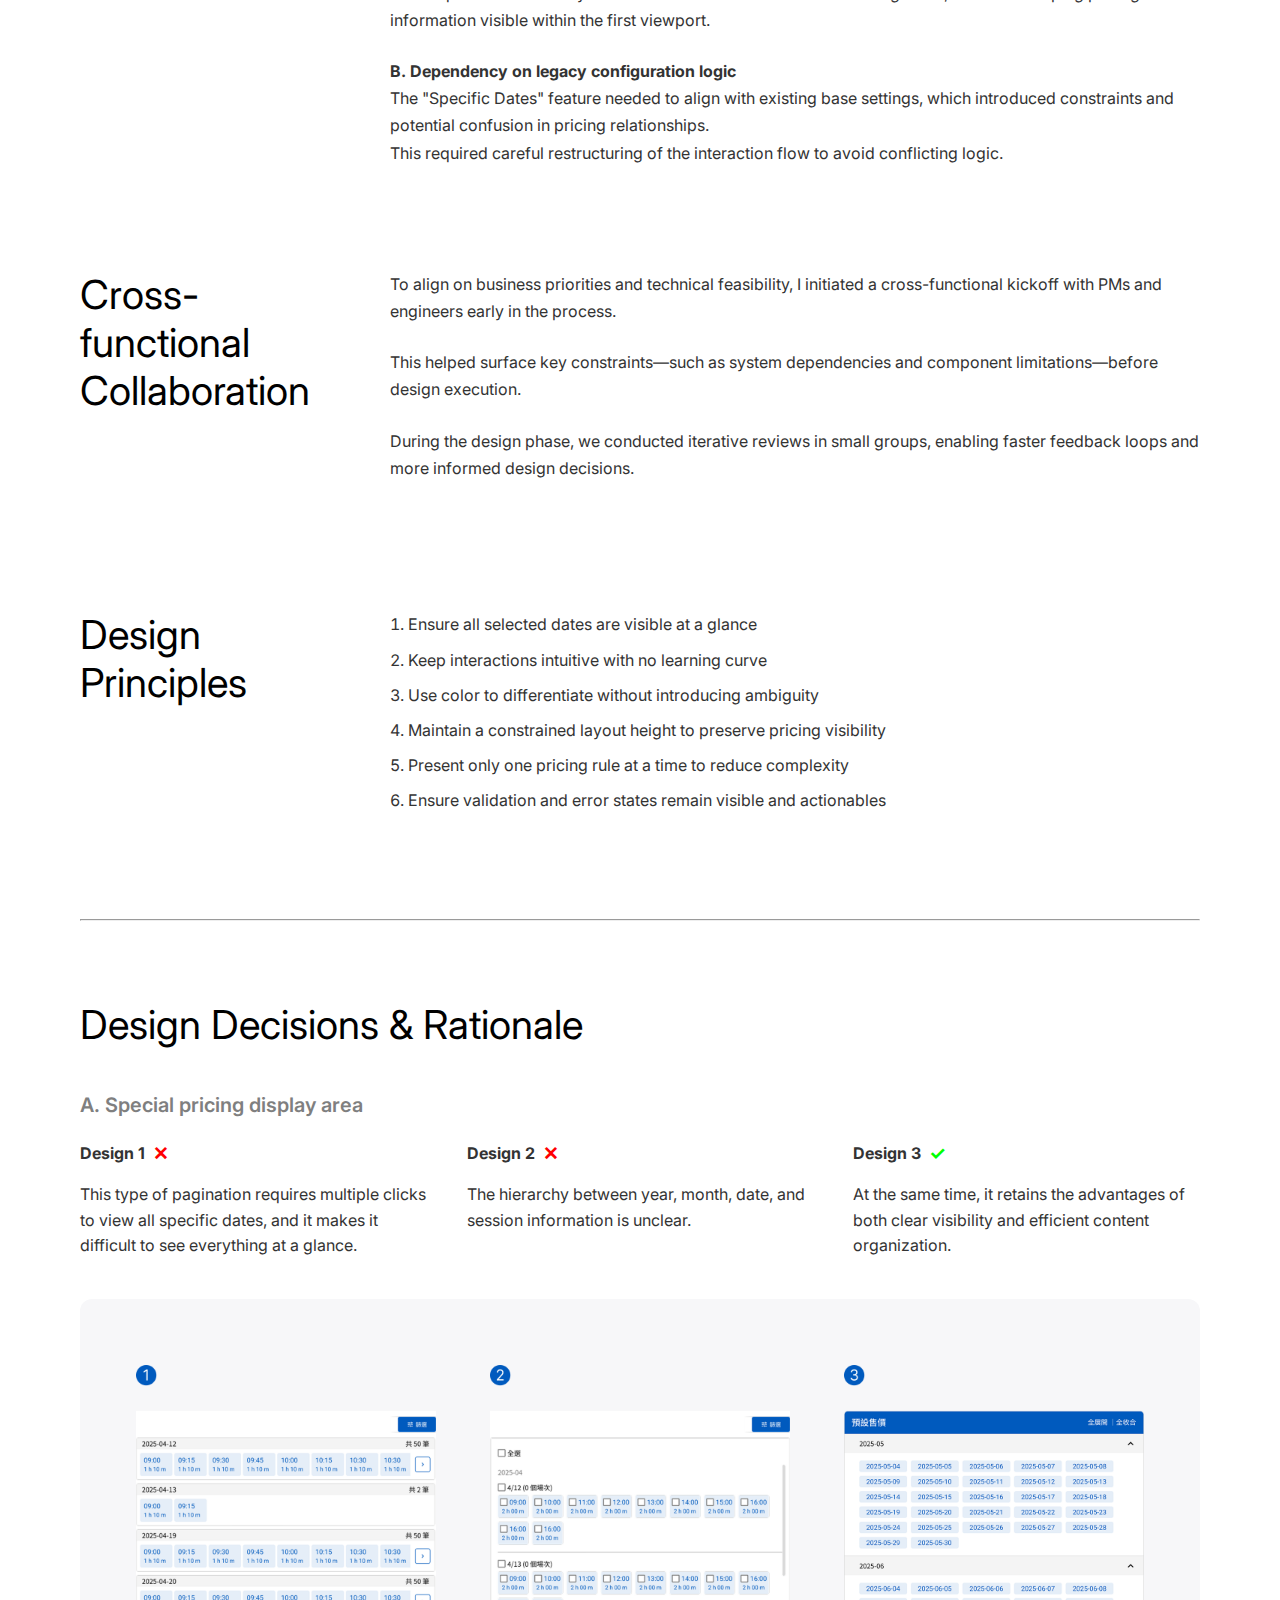
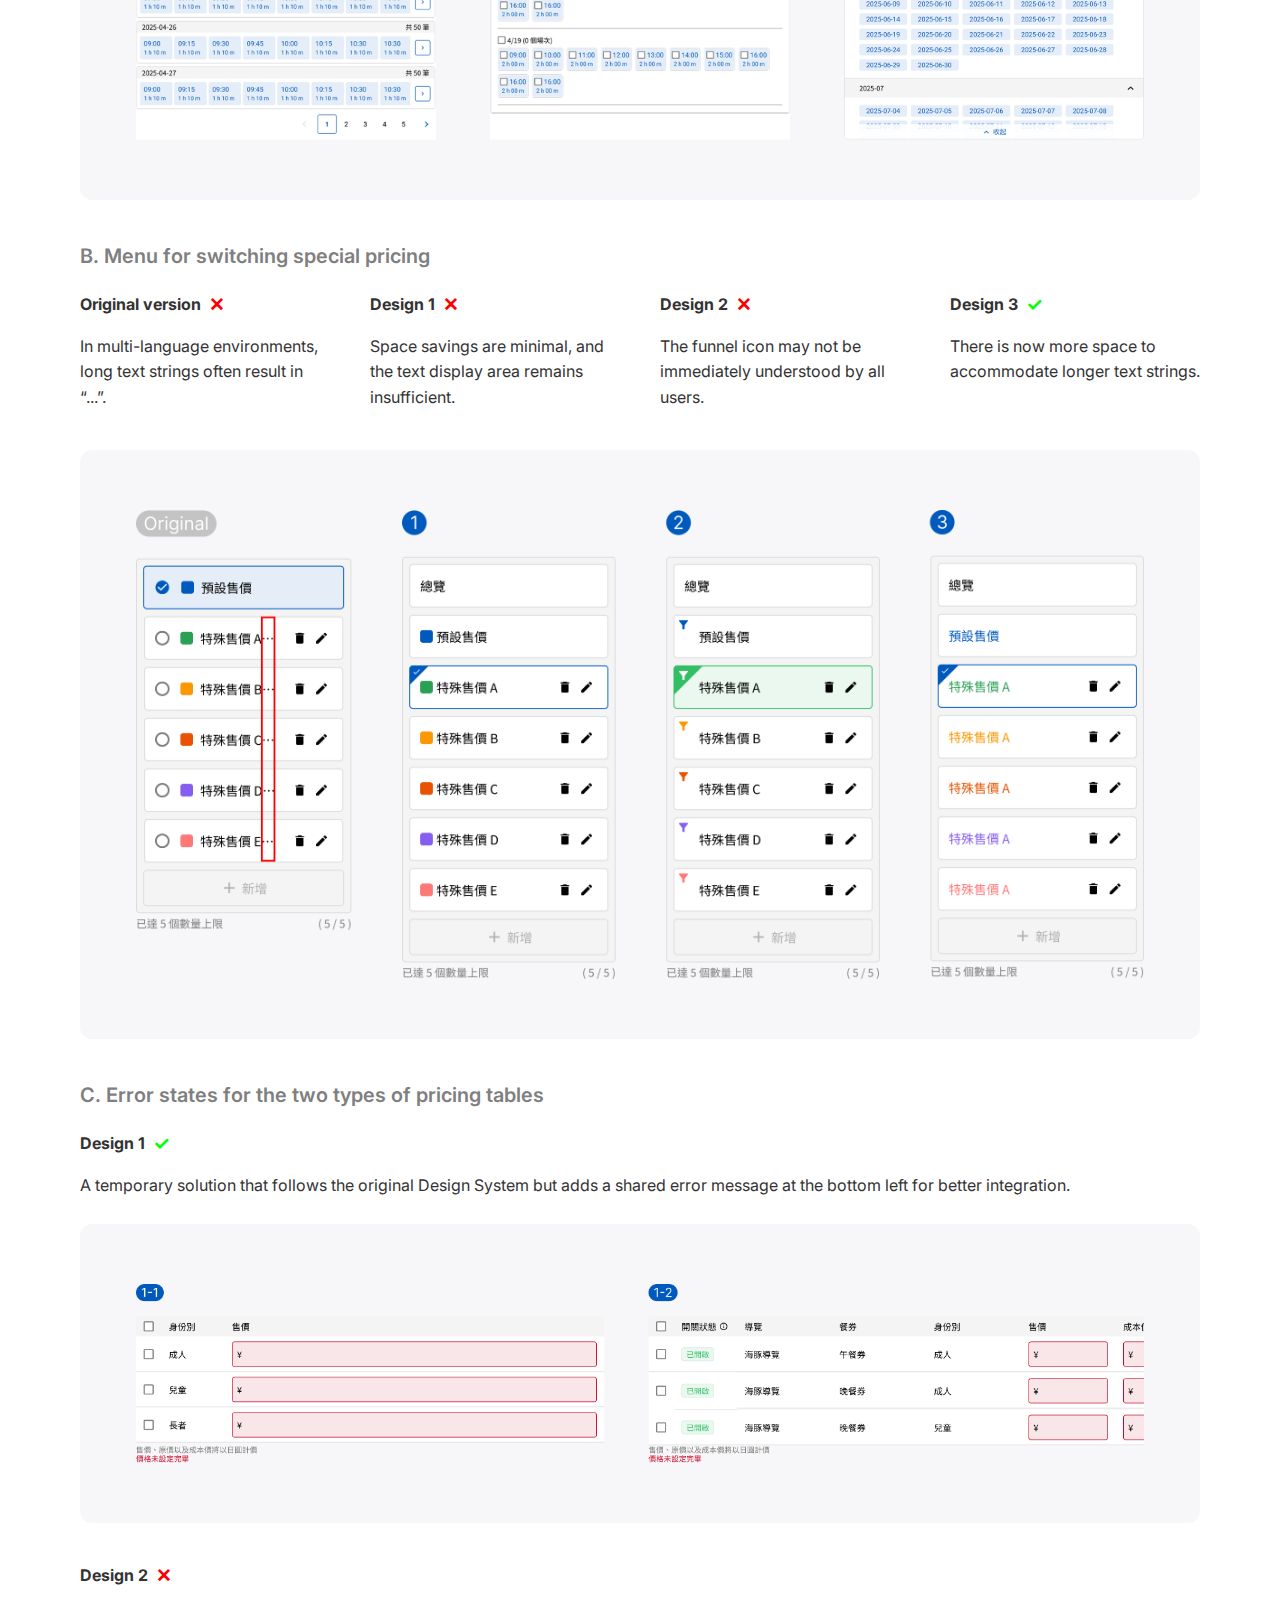
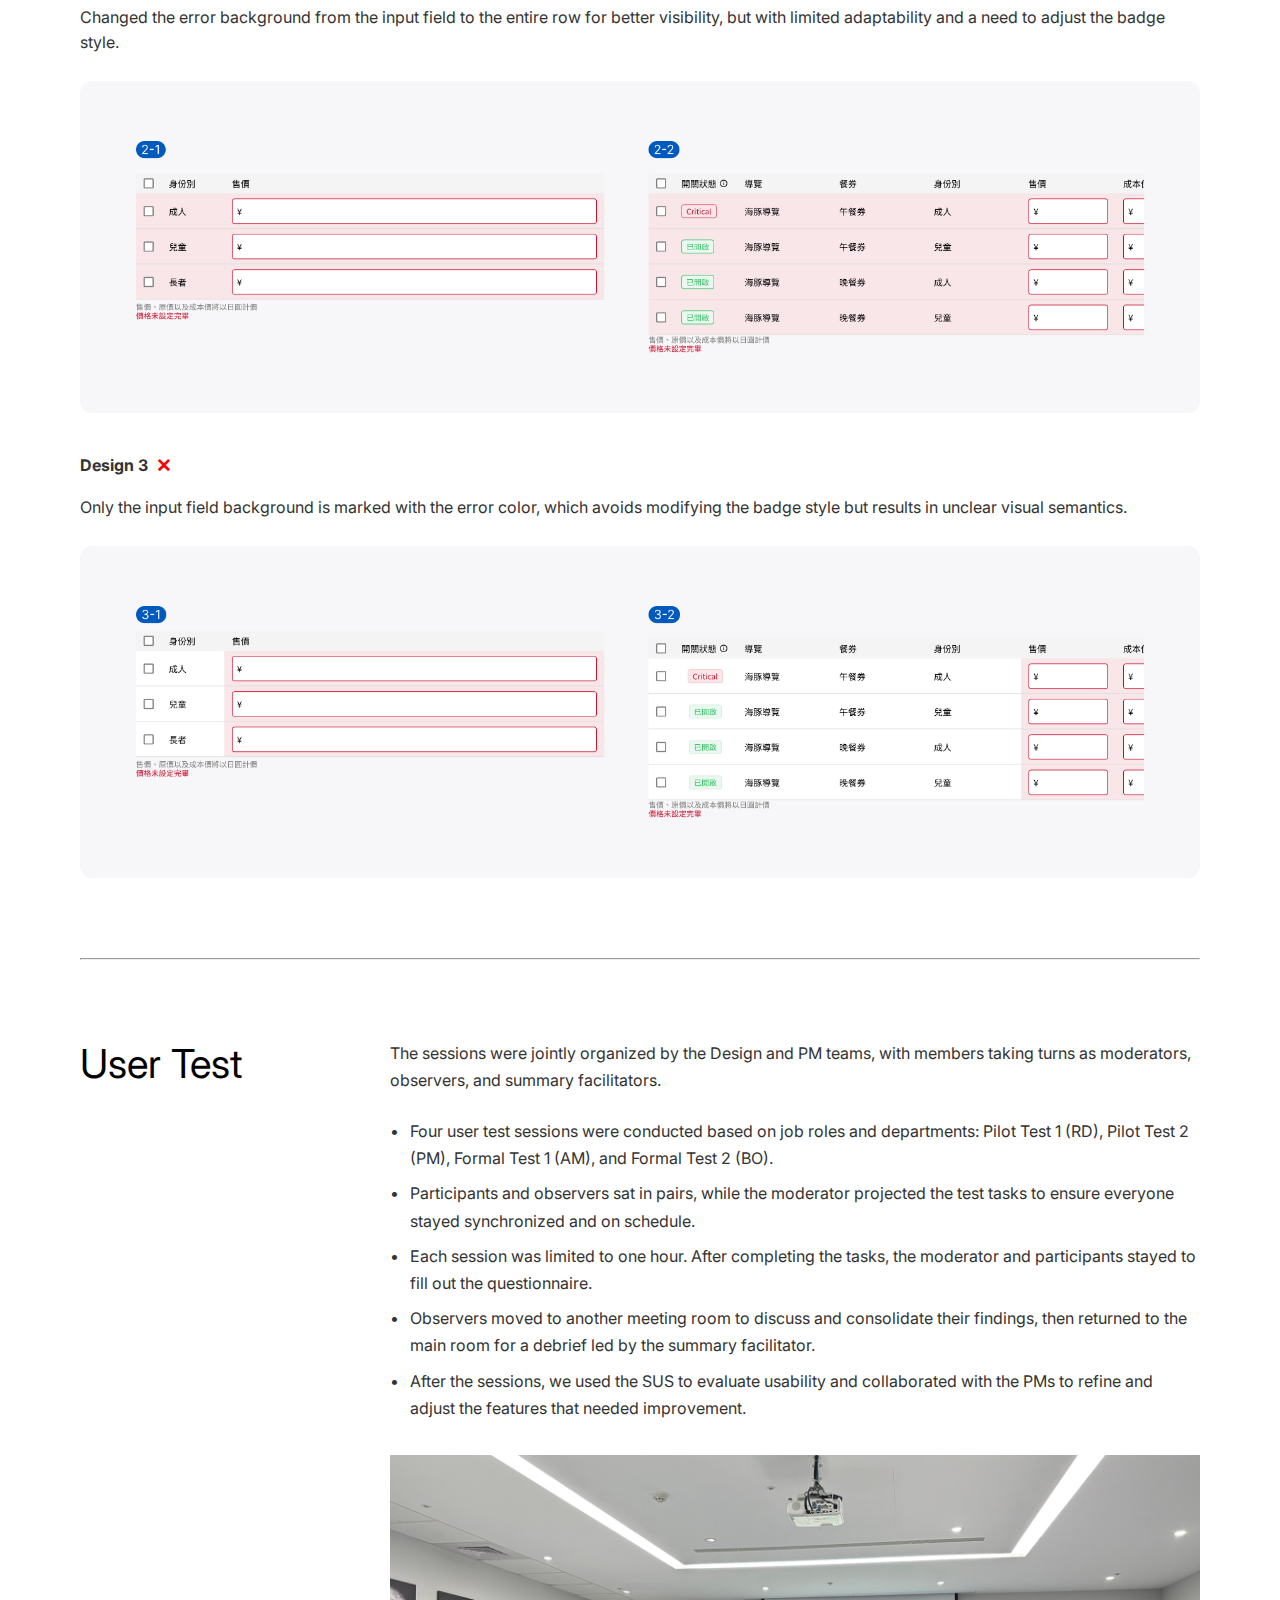
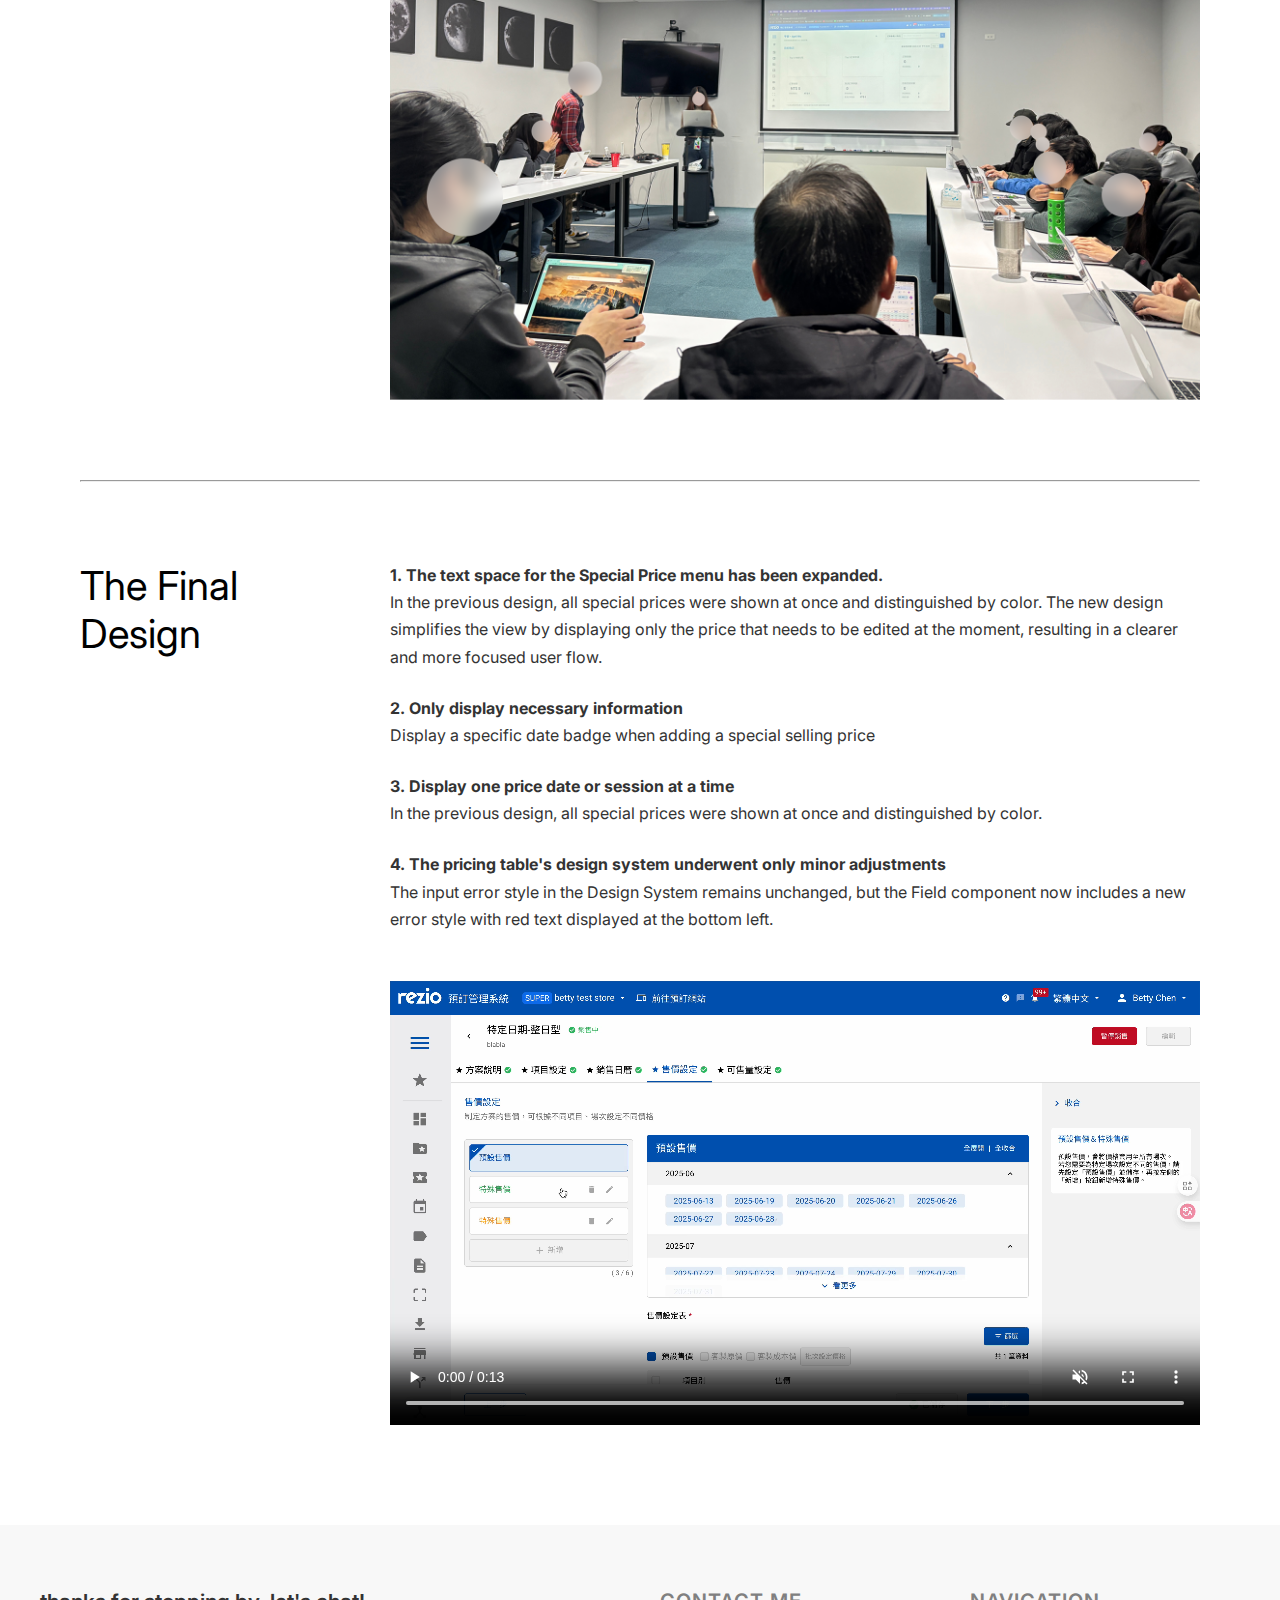
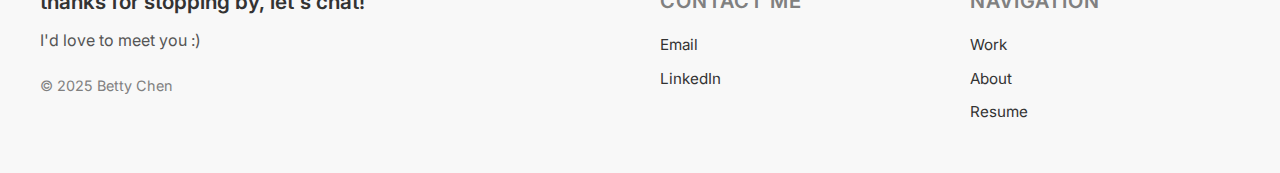
<file: rezio_flexible_booking_date.html>
<!DOCTYPE html>
<html lang="en">
<head>
  <meta charset="UTF-8">
  <meta name="viewport" content="width=device-width, initial-scale=1.0">
  <title>Flexible Booking Dates - Betty Chen</title>
  <link rel="icon" type="image/png" href="img/icon.png">
  <link rel="preconnect" href="https://fonts.googleapis.com">
  <link rel="preconnect" href="https://fonts.gstatic.com" crossorigin>
  <link href="https://fonts.googleapis.com/css2?family=Inter:wght@400;500;600;700&display=swap" rel="stylesheet">
  <link rel="stylesheet" href="style.css">
  <link rel="stylesheet" href="page-style.css">
</head>
<body>
  <!-- Header Navigation -->
  <header class="header">
    <div class="nav-container">
      <a class="logo" href="index.html">
        <img src="img/icon.png" alt="Logo">
      </a>
      <nav class="nav-links">
        <a href="index.html" class="active">Work</a>
        <a href="about.html">About</a>
        <a href="https://www.canva.com/design/DAG8ZLLgLYY/fovDmR6SoS_ZHfcAeyGP5Q/edit?utm_content=DAG8ZLLgLYY&utm_campaign=designshare&utm_medium=link2&utm_source=sharebutton">Resume</a>
      </nav>
    </div>
  </header>

  <!-- Main Content -->
  <div class="main-content">
    <!-- Hero Section -->
    <section class="hero">
      <h1 class="page-title">Flexible Booking Dates</h1>
      <div class="project-tags">
        <span class="project-tag">Feature Optimization</span>
        <span class="project-tag">SaaS PMS</span>
        <span class="project-tag">B2B2C</span>
        <span class="project-tag">KKday Group</span>
      </div>
      <div class="hero-content hero-content-rezio">
        <div class="hero-image-wrapper">
          <img src="img/rezio_product.png" alt="Flexible Booking Dates">
        </div>
        <div class="image-card">
          <img src="img/rezio_logo.png" alt="rezio logo" class="image-card-logo">
          <p>Extended the booking configuration system in Rezio
            by introducing a guided path for irregular scheduling scenarios,
            without disrupting the existing workflow for recurring users.</p>
          <div class="image-subtitle-wrapper">
            • Integrated with 4 travel e-commerce platforms<br>
            • Supports payments through 5 payment service providers<br>
            • More than 27 countries
          </div>
        </div>
      </div>
    </section>

    <!-- Summary Section -->
    <section class="project-summary">
      <div class="summary-grid-3col">
        <div class="summary-column">
          <h4 class="summary-title">TIMELINE</h4>
          <ul class="summary-list">
            <li>2025/4~ 2025/6</li>
            <li>2 months</li>
          </ul>
        </div>
        <div class="summary-column">
          <h4 class="summary-title">MY ROLE</h4>
          <ul class="summary-list">
            <li>Led design, worked with PM, FE, BE, QA, and Data Analysts</li>
          </ul>
        </div>
        <div class="summary-column">
          <h4 class="summary-title">Impact</h4>
          <ul class="summary-list">
            <li>• Led end-to-end UX design<li>
            <li>• Defined product structure with PM</li>
            <li>• Collaborated with engineers on constraints</li>
          </ul>
        </div>
      </div>
    </section>

    <!-- Block Ｂ Section -->
    <section class="block-b">
      <h1 class="block-b-title">Context</h1>
      <div class="block-b-content">
        <div class="image-caption-block">
          <h2 class="image-caption-title">Merchants on Rezio operate with different scheduling models.</h2>
            <div class="image-caption-container col-2">
              <div class="image-caption-item">
                <p class="design-o">Recurring scenarios (majority)：</p>
                <ul>
                  <li>Camping reservations</li>
                  <li>Theme park tickets</li>
                  <li>Workshop classes</li>
                </ul>
                <br>
                <p>(These follow predictable weekly patterns)</p>
              </div>
              <div class="image-caption-item">
                <p class="design-x">Irregular scenarios (edge cases)：</p>
                <ul>
                  <li>Ski trips</li>
                  <li>Christmas and New Year's Eve bookings</li>
                  <li>Special event reservations</li>
                </ul>
                <br>
                <p>(These only open on specific or non-recurring dates)</p>
              </div>
            </div>
            <div class="full-image"><img src="img/rezio_img_A vs B.png" alt="rezio_img_A vs B"></div>
        </div>
      </div>      
    </section>
    <hr>
    <section class="block-a">
      <h1 class="block-a-title">Problem</h1>
      <div class="block-a-content">
        <p>The current system is built around weekly recurring rules.</p>
        <p>While this works well for most merchants,it fails to support irregular scheduling scenarios.</p>
        <ul>
          <li>Time-consuming manual setup</li>
          <li>High risk of misconfiguration</li>
          <li>Inefficient for non-recurring use cases</li>
        </ul>
        <p>As a result, merchants rely on workarounds or inefficient processes.</p>
      </div>
      <div class="full-image"><img src="img/rezio_problem_img.png" alt="Problem illustration"></div>
    </section>
    <section class="block-a">
      <h1 class="block-a-title">Key Insight</h1>
      <div class="block-a-content">
        <p>Instead of redesigning the entire system,introducing a parallel path for irregular scenarios is a more scalable and less disruptive solution.</p>
        <p>This allows the system to remain efficient for the majority while supporting edge cases effectively.</p>     
      </div>
    </section>
    <section class="block-a">
      <h1 class="block-a-title">Design Strategy</h1>
      <div class="block-a-content">
        <ul>
          <li>Preserve the existing workflow for recurring users</li>
          <li>Introduce a guided entry point for irregular scenarios</li>
          <li>Minimize disruption to current user habits</li>
        </ul>
      </div>
    </section>
    <section class="block-a">
      <h1 class="block-a-title">Solution: Entry Flow / Smart Routing</h1>
      <div class="block-a-content">
        <p>Introduced a short questionnaire to guide users into the appropriate configuration path.</p>
        <ul>
          <li>Reduces decision friction</li>
          <li>Prevents misconfiguration</li>
          <li>Matches user mental model</li>
        </ul>
      </div>
      <div class="full-image"><img src="img/rezio_img_Flexible_date.png" alt="Key Insight illustration"></div>
    </section>

    <section class="block-a">
      <h1 class="block-a-title">UX Decisions</h1>
      <div class="block-a-content">
        <p><strong>1. Split the configuration into two modes</strong><br>
          To address two fundamentally different use cases—recurring schedules and irregular dates—we separated the flow into distinct modes.
          <br>This prevents users from combining incompatible rules and reduces configuration errors caused by misaligned mental models.</p>
        <p><strong>2. Focus on one pricing rule at a time</strong><br>
          Instead of displaying multiple special pricing rules simultaneously, we simplified the interface to show only one active configuration.
          <br>This reduces cognitive load and allows users to focus on a single task, improving both accuracy and confidence during setup.</p>
        <p><strong>3. Remove non-essential visual cues when not applicable</strong><br>
          Color indicators for special pricing were removed when no pricing rules were applied.
          <br>This ensures the interface reflects the actual system state, avoids unnecessary visual noise, and keeps users focused on their primary task—setting prices.</p>
      </div>    
    </section>
    
    <section class="block-a">
      <h1 class="block-a-title">Key Challenges</h1>
      <div class="block-a-content">
        <p><strong>A. Handling wide variations in date scale</strong><br>
          Specific dates can range from a few days to over 200 days.
          <br>This required a flexible layout that could scale without overwhelming users, while still keeping pricing information visible within the first viewport.</p>
        <p><strong>B. Dependency on legacy configuration logic</strong><br>
          The "Specific Dates" feature needed to align with existing base settings, which introduced constraints and potential confusion in pricing relationships.
          <br>This required careful restructuring of the interaction flow to avoid conflicting logic.</p>
      </div>
    </section>

    <section class="block-a">
      <h1 class="block-a-title">Cross-functional Collaboration</h1>
      <div class="block-a-content">
        <p>To align on business priorities and technical feasibility, I initiated a cross-functional kickoff with PMs and engineers early in the process.</p>
        <p>This helped surface key constraints—such as system dependencies and component limitations—before design execution.</p>
        <p>During the design phase, we conducted iterative reviews in small groups, enabling faster feedback loops and more informed design decisions.</p><br>
      </div>
    </section> 

    <section class="block-a">
      <h1 class="block-a-title">Design Principles</h1>
      <div class="block-a-content">
        <ol>
          <li>Ensure all selected dates are visible at a glance</li>
          <li>Keep interactions intuitive with no learning curve</li>
          <li>Use color to differentiate without introducing ambiguity</li>
          <li>Maintain a constrained layout height to preserve pricing visibility</li>
          <li>Present only one pricing rule at a time to reduce complexity</li>
          <li>Ensure validation and error states remain visible and actionables</li>
        </ol>
      </div>
    </section>
    <hr>
    <section class="block-b">
      <h1 class="block-b-title">Design Decisions & Rationale</h1>
      <div class="block-b-content">
        <div class="image-caption-block">
          <h2 class="image-caption-title">A. Special pricing display area</h2>
            <div class="image-caption-container col-3">
              <div class="image-caption-item">
                <p class="design-x">Design 1</p>
                <p>This type of pagination requires multiple clicks to view all specific dates, and it makes it difficult to see everything at a glance.</p>
              </div>
              <div class="image-caption-item">
                <p class="design-x">Design 2</p>
                <p>The hierarchy between year, month, date, and session information is unclear.</p>
              </div>
              <div class="image-caption-item">
                <p class="design-o">Design 3</p>
                <p>At the same time, it retains the advantages of both clear visibility and efficient content organization.</p>
              </div>
            </div>
            <div class="full-image"><img src="img/rezio_img_A.png" alt="rezio_img_A"></div>
        </div>
        <div class="image-caption-block">
          <h2 class="image-caption-title">B. Menu for switching special pricing</h2>
            <div class="image-caption-container col-4">
              <div class="image-caption-item">
                <p class="design-x">Original version</p>
                <p>In multi-language environments, long text strings often result in “...”.</p>
              </div>
              <div class="image-caption-item">
                <p class="design-x">Design 1</p>
                <p>Space savings are minimal, and the text display area remains insufficient.</p>
              </div>
              <div class="image-caption-item">
                <p class="design-x">Design 2</p>
                <p>The funnel icon may not be immediately understood by all users.</p>
              </div>
              <div class="image-caption-item">
                <p class="design-o">Design 3</p>
                <p>There is now more space to accommodate longer text strings.</p>
              </div>
            </div>
            <div class="full-image"><img src="img/rezio_img_B.png" alt="rezio_img_B"></div>
        <div class="image-caption-block">
          <h2 class="image-caption-title">C. Error states for the two types of pricing tables</h2>
            <p class="design-o">Design 1</p>
            <p>A temporary solution that follows the original Design System but adds a shared error message at the bottom left for better integration.</p><br>
            <div class="full-image"><img src="img/rezio_img_C-1.png" alt="rezio_img_B"></div>

            <p class="design-x">Design 2</p>
            <p>Changed the error background from the input field to the entire row for better visibility, but with limited adaptability and a need to adjust the badge style.</p><br>
            <div class="full-image"><img src="img/rezio_img_C-2.png" alt="rezio_img_B"></div>

            <p class="design-x">Design 3</p>
            <p>Only the input field background is marked with the error color, which avoids modifying the badge style but results in unclear visual semantics.</p><br>
            <div class="full-image"><img src="img/rezio_img_C-3.png" alt="rezio_img_B"></div>
        </div>
      </div>
      
    </section>
    <hr>
    <section class="block-a">
      <h1 class="block-a-title">User Test</h1>
      <div class="block-a-content">
        <p>The sessions were jointly organized by the Design and PM teams, with members taking turns as moderators, observers, and summary facilitators.</p>
        <ul>
          <li>Four user test sessions were conducted based on job roles and departments: Pilot Test 1 (RD), Pilot Test 2 (PM), Formal Test 1 (AM), and Formal Test 2 (BO).</li>
          <li>Participants and observers sat in pairs, while the moderator projected the test tasks to ensure everyone stayed synchronized and on schedule.</li>
          <li>Each session was limited to one hour. After completing the tasks, the moderator and participants stayed to fill out the questionnaire.</li>
          <li>Observers moved to another meeting room to discuss and consolidate their findings, then returned to the main room for a debrief led by the summary facilitator.</li>
          <li>After the sessions, we used the SUS to evaluate usability and collaborated with the PMs to refine and adjust the features that needed improvement.</li>
        </ul><br>
        <img src="img/rezio_usertest.png" alt="user test photo">
      </div>
    </section>
    <hr>
    <section class="block-a">
      <h1 class="block-a-title">The Final Design</h1>
      <div class="block-a-content">
          <p><strong>1. The text space for the Special Price menu has been expanded.</strong><br>
          In the previous design, all special prices were shown at once and distinguished by color. The new design simplifies the view by displaying only the price that needs to be edited at the moment, resulting in a clearer and more focused user flow.</p>
          <p><strong>2. Only display necessary information</strong><br>
            Display a specific date badge when adding a special selling price</p>
          <p><strong>3. Display one price date or session at a time</strong><br>
            In the previous design, all special prices were shown at once and distinguished by color.</p>
          <p><strong>4. The pricing table's design system underwent only minor adjustments</strong><br>
            The input error style in the Design System remains unchanged, but the Field component now includes a new error style with red text displayed at the bottom left.</p>
           <video id="final-design-video" controls width="100%" muted playsinline>
            <source src="img/1_rezio_final_1.mp4" type="video/mp4">
            Your browser does not support the video tag.
          </video>
          
          <script>
            const video = document.getElementById('final-design-video');
            const observer = new IntersectionObserver((entries) => {
              entries.forEach(entry => {
                if (entry.isIntersecting) {
                  video.play();
                } else {
                  video.pause();
                }
              });
            }, {
              threshold: 0.5
            });
            
            if (video) {
              observer.observe(video);
            }
          </script> 
          <!-- <img src="img/rezio_img_F-2.png" alt="Final design"> -->
      </div>
    </section>
  </div>
  

  <!-- Footer -->
  <footer class="footer">
    <div class="footer-content">
      <div class="footer-left">
        <h3>thanks for stopping by, let's chat!</h3>
        <p>I'd love to meet you :)</p>
        <div class="copyright">© 2025 Betty Chen</div>
      </div>
      
      <div class="footer-right">
        <div class="footer-section">
          <h4>Contact Me</h4>
          <ul>
            <li><a href="mailto:betty1226@gmail.com">Email</a></li>
            <li><a href="https://linkedin.com/in/bettychen">LinkedIn</a></li>
          </ul>
        </div>
        
        <div class="footer-section">
          <h4>Navigation</h4>
          <ul>
            <li><a href="index.html">Work</a></li>
            <li><a href="about.html">About</a></li>
            <li><a href="https://www.canva.com/design/DAGyqqJkNcE/JqmTViQz_zwOaPCFzFfr9w/view?utm_content=DAGyqqJkNcE&utm_campaign=designshare&utm_medium=link2&utm_source=uniquelinks&utlId=h19e7b01d5e">Resume</a></li>
          </ul>
        </div>
      </div>
    </div>
  </footer>
</body>
</html>
</file>
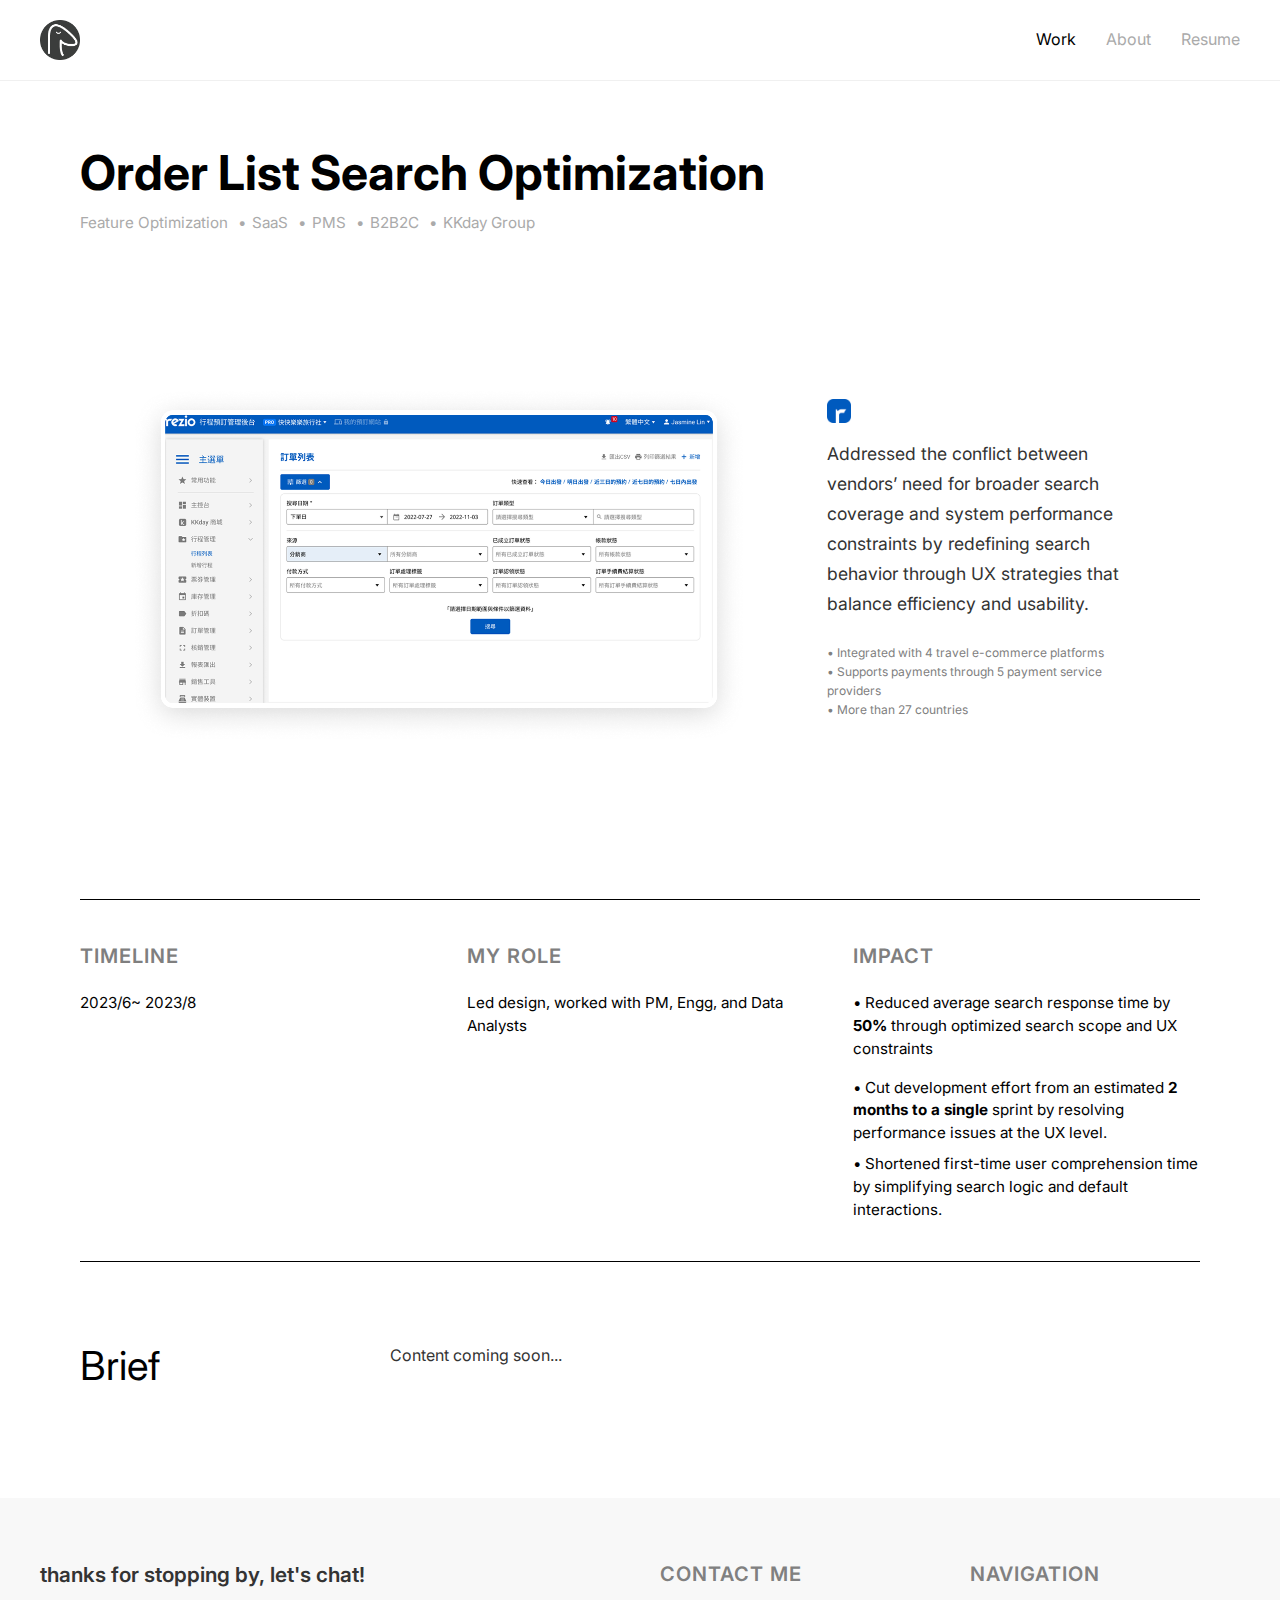
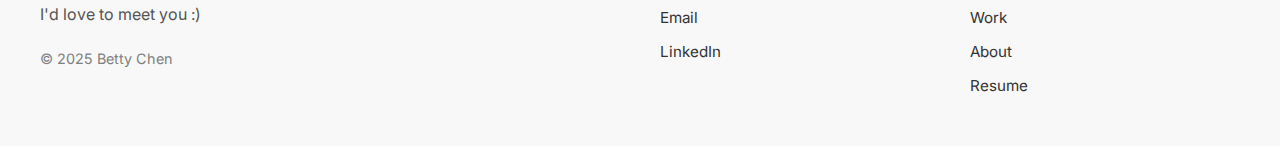
<file: rezio_orderlist.html>
<!DOCTYPE html>
<html lang="en">
<head>
  <meta charset="UTF-8">
  <meta name="viewport" content="width=device-width, initial-scale=1.0">
  <title>Order List Search Optimization - Betty Chen</title>
  <link rel="icon" type="image/png" href="img/icon.png">
  <link rel="preconnect" href="https://fonts.googleapis.com">
  <link rel="preconnect" href="https://fonts.gstatic.com" crossorigin>
  <link href="https://fonts.googleapis.com/css2?family=Inter:wght@400;500;600;700&display=swap" rel="stylesheet">
  <link rel="stylesheet" href="style.css">
  <link rel="stylesheet" href="page-style.css">
</head>
<body>
  <!-- Header Navigation -->
  <header class="header">
    <div class="nav-container">
      <a class="logo" href="index.html">
        <img src="img/icon.png" alt="Logo">
      </a>
      <nav class="nav-links">
        <a href="index.html" class="active">Work</a>
        <a href="about.html">About</a>
        <a href="https://www.canva.com/design/DAG8ZLLgLYY/fovDmR6SoS_ZHfcAeyGP5Q/edit?utm_content=DAG8ZLLgLYY&utm_campaign=designshare&utm_medium=link2&utm_source=sharebutton">Resume</a>
      </nav>
    </div>
  </header>

  <!-- Main Content -->
  <div class="main-content">
    <!-- Hero Section -->
    <section class="hero">
      <h1 class="page-title">Order List Search Optimization</h1>
      <div class="project-tags">
        <span class="project-tag">Feature Optimization</span>
        <span class="project-tag">SaaS</span>
        <span class="project-tag">PMS</span>
        <span class="project-tag">B2B2C</span>
        <span class="project-tag">KKday Group</span>
      </div>
      <div class="hero-content hero-content-rezio2">
        <div class="hero-image-wrapper">
          <img src="img/rezio_product2.png" alt="Order List Search Optimization">
        </div>
        <div class="image-card">
          <img src="img/rezio_logo.png" alt="rezio logo" class="image-card-logo">
          <p>Addressed the conflict between vendors’ need for broader search coverage and system performance constraints by redefining search behavior through UX strategies that balance efficiency and usability.</p>
          <div class="image-subtitle-wrapper">
            • Integrated with 4 travel e-commerce platforms<br>
            • Supports payments through 5 payment service providers<br>
            • More than 27 countries
          </div>
        </div>
      </div>
    </section>

    <!-- Summary Section -->
    <section class="project-summary">
      <div class="summary-grid-3col">
        <div class="summary-column">
          <h4 class="summary-title">TIMELINE</h4>
          <ul class="summary-list">
            <li>2023/6~ 2023/8</li>
          </ul>
        </div>
        <div class="summary-column">
          <h4 class="summary-title">MY ROLE</h4>
          <ul class="summary-list">
            <li>Led design, worked with PM, Engg, and Data Analysts</li>
          </ul>
        </div>
        <div class="summary-column">
          <h4 class="summary-title">Impact</h4>
          <ul class="summary-list">
            <li>• Reduced average search response time by <strong>50%</strong> through optimized search scope and UX constraints<li>
            <li>• Cut development effort from an estimated <strong>2 months to a single</strong> sprint by resolving performance issues at the UX level.</li>
            <li>• Shortened first-time user comprehension time by simplifying search logic and default interactions.</li>
          </ul>
        </div>
      </div>
    </section>

    <!-- Block A Section -->
    <section class="block-a">
      <h1 class="block-a-title">Brief</h1>
      <div class="block-a-content">
        <p>Content coming soon...</p>
      </div>
    </section>
  </div>
  

  <!-- Footer -->
  <footer class="footer">
    <div class="footer-content">
      <div class="footer-left">
        <h3>thanks for stopping by, let's chat!</h3>
        <p>I'd love to meet you :)</p>
        <div class="copyright">© 2025 Betty Chen</div>
      </div>
      
      <div class="footer-right">
        <div class="footer-section">
          <h4>Contact Me</h4>
          <ul>
            <li><a href="mailto:betty1226@gmail.com">Email</a></li>
            <li><a href="https://linkedin.com/in/bettychen">LinkedIn</a></li>
          </ul>
        </div>
        
        <div class="footer-section">
          <h4>Navigation</h4>
          <ul>
            <li><a href="index.html">Work</a></li>
            <li><a href="about.html">About</a></li>
            <li><a href="https://www.canva.com/design/DAGyqqJkNcE/JqmTViQz_zwOaPCFzFfr9w/view?utm_content=DAGyqqJkNcE&utm_campaign=designshare&utm_medium=link2&utm_source=uniquelinks&utlId=h19e7b01d5e">Resume</a></li>
          </ul>
        </div>
      </div>
    </div>
  </footer>
</body>
</html>
</file>
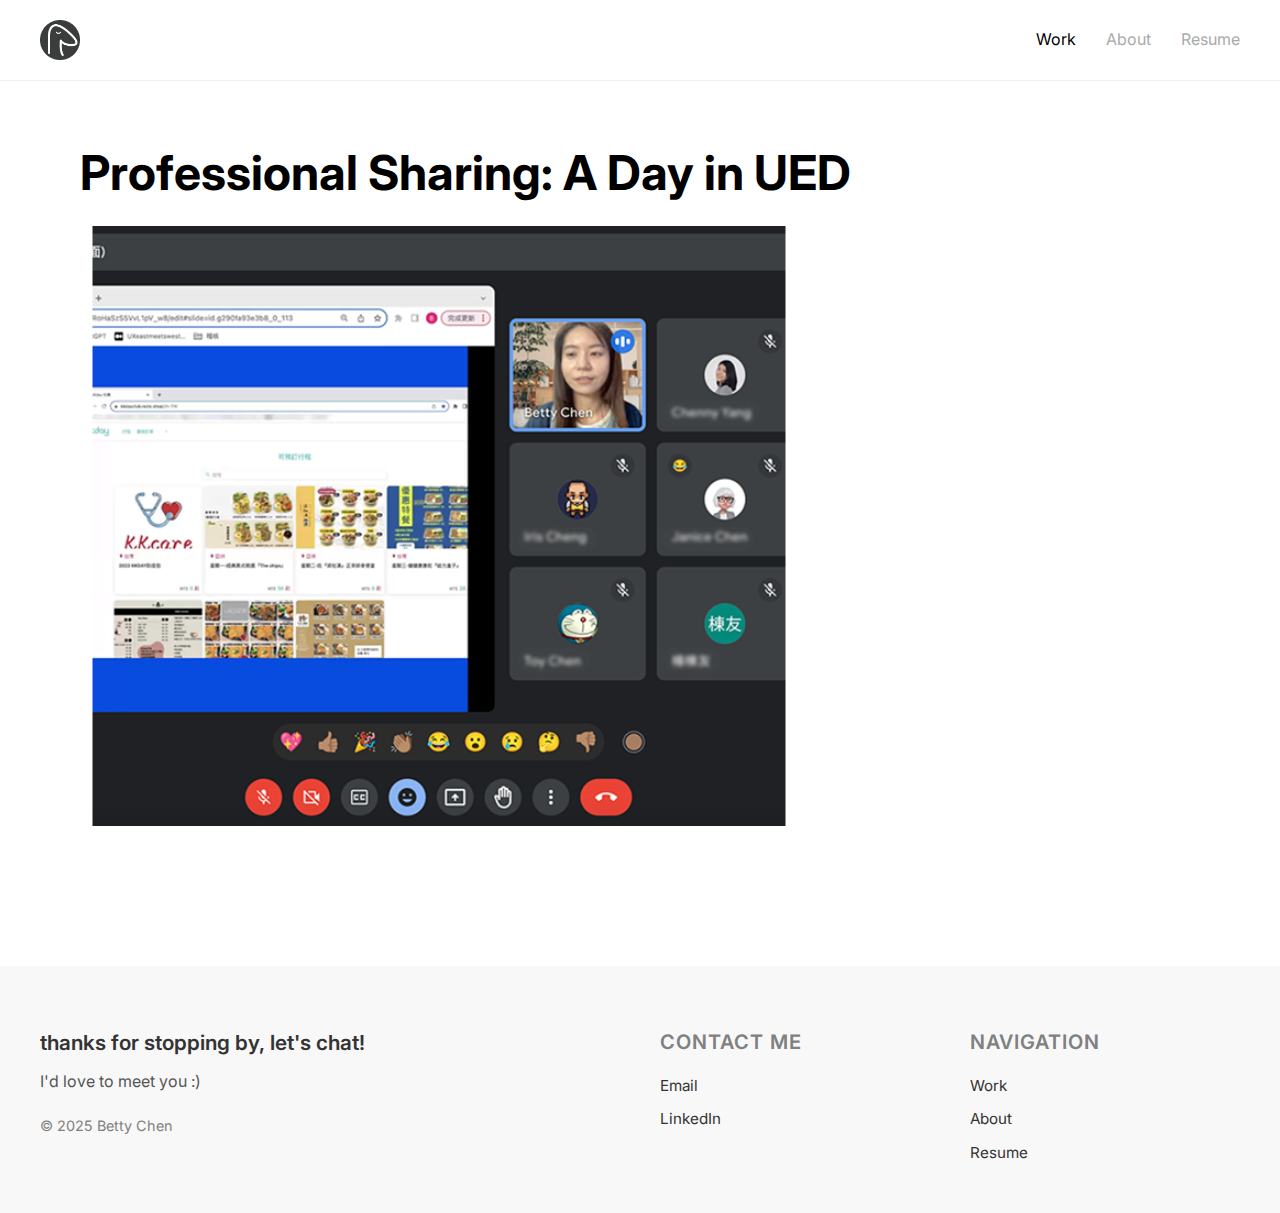
<file: sidePJ_Domain_sharing.html>
<!DOCTYPE html>
<html lang="en">
<head>
  <meta charset="UTF-8">
  <meta name="viewport" content="width=device-width, initial-scale=1.0">
  <title>Domain Sharing - Betty Chen</title>
  <link rel="icon" type="image/png" href="img/icon.png">
  <link rel="preconnect" href="https://fonts.googleapis.com">
  <link rel="preconnect" href="https://fonts.gstatic.com" crossorigin>
  <link href="https://fonts.googleapis.com/css2?family=Inter:wght@400;500;600;700&display=swap" rel="stylesheet">
  <link rel="stylesheet" href="style.css">
  <link rel="stylesheet" href="page-style.css">
</head>
<body>
  <!-- Header Navigation -->
  <header class="header">
    <div class="nav-container">
      <a class="logo" href="index.html">
        <img src="img/icon.png" alt="Logo">
      </a>
      <nav class="nav-links">
        <a href="index.html" class="active">Work</a>
        <a href="about.html">About</a>
        <a href="https://www.canva.com/design/DAG8ZLLgLYY/fovDmR6SoS_ZHfcAeyGP5Q/edit?utm_content=DAG8ZLLgLYY&utm_campaign=designshare&utm_medium=link2&utm_source=sharebutton">Resume</a>
      </nav>
    </div>
  </header>

  <!-- Main Content -->
  <div class="main-content">
    <section class="hero">
      <h1 class="page-title">Professional Sharing: A Day in UED</h1>
      <div class="hero-content">
        <div class="hero-image-wrapper">
          <img src="img/SP_img3.png" alt="Domain Sharing">
        </div>
      </div>
    </section>
  </div>

  <!-- Footer -->
  <footer class="footer">
    <div class="footer-content">
      <div class="footer-left">
        <h3>thanks for stopping by, let's chat!</h3>
        <p>I'd love to meet you :)</p>
        <div class="copyright">© 2025 Betty Chen</div>
      </div>
      
      <div class="footer-right">
        <div class="footer-section">
          <h4>Contact Me</h4>
          <ul>
            <li><a href="mailto:betty1226@gmail.com">Email</a></li>
            <li><a href="https://linkedin.com/in/bettychen">LinkedIn</a></li>
          </ul>
        </div>
        
        <div class="footer-section">
          <h4>Navigation</h4>
          <ul>
            <li><a href="index.html">Work</a></li>
            <li><a href="about.html">About</a></li>
            <li><a href="https://www.canva.com/design/DAGyqqJkNcE/JqmTViQz_zwOaPCFzFfr9w/view?utm_content=DAGyqqJkNcE&utm_campaign=designshare&utm_medium=link2&utm_source=uniquelinks&utlId=h19e7b01d5e">Resume</a></li>
          </ul>
        </div>
      </div>
    </div>
  </footer>
</body>
</html>
</file>
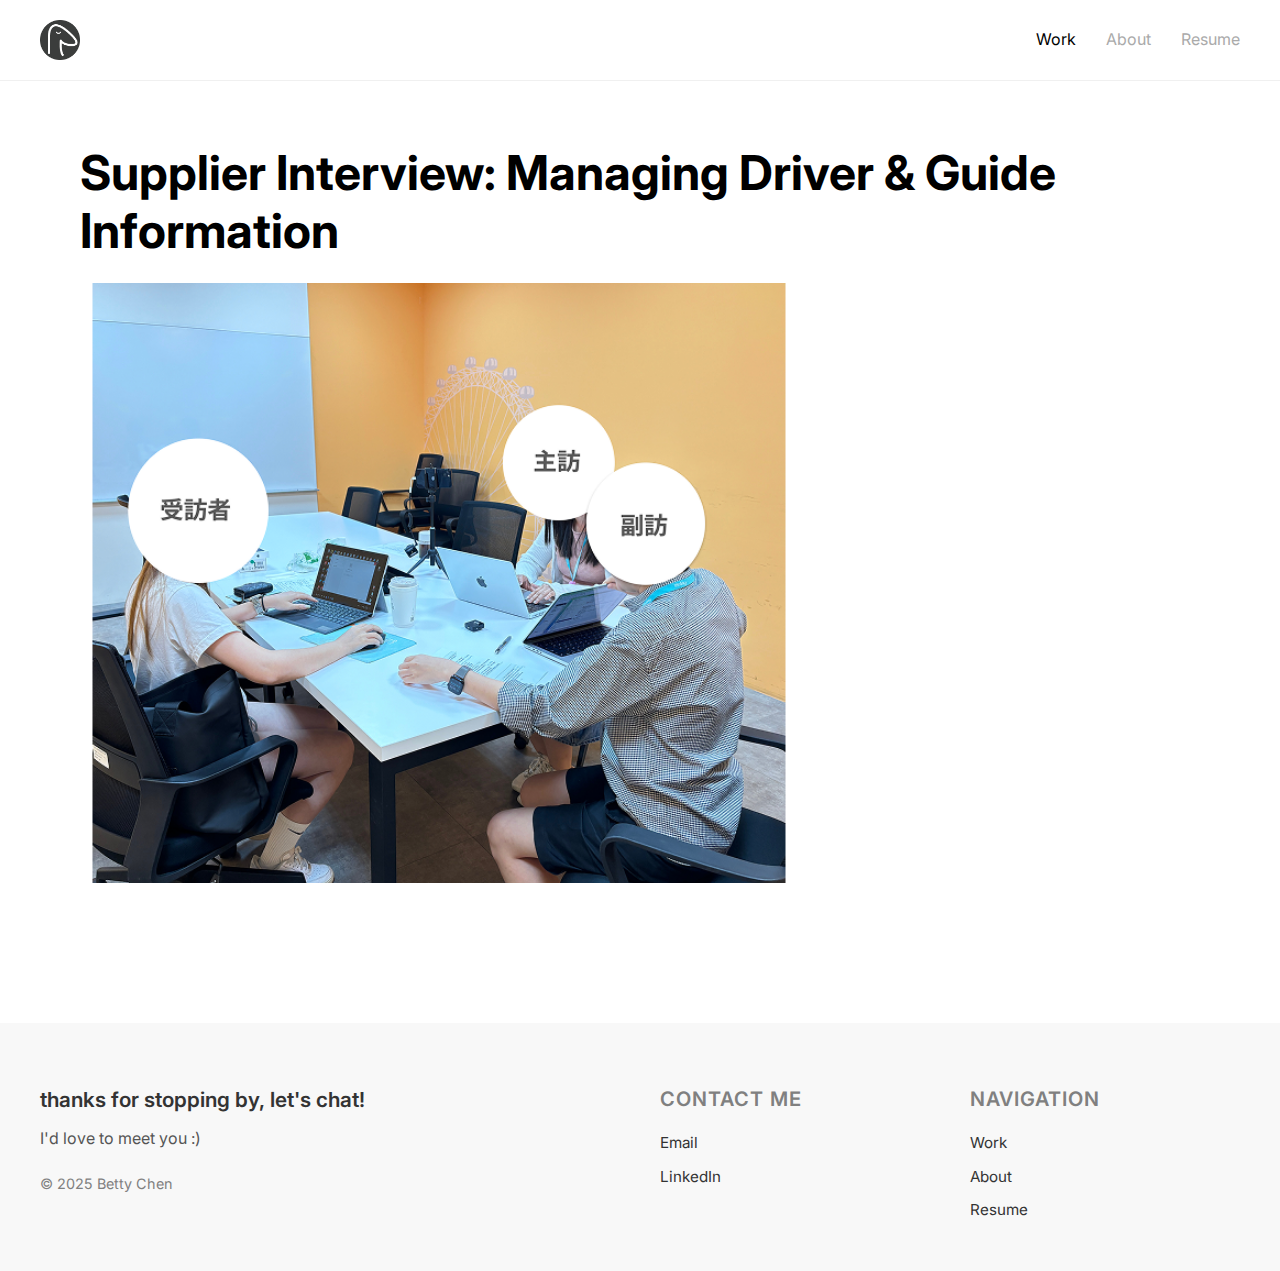
<file: sidePJ_user_Interview.html>
<!DOCTYPE html>
<html lang="en">
<head>
  <meta charset="UTF-8">
  <meta name="viewport" content="width=device-width, initial-scale=1.0">
  <title>User Interview - Betty Chen</title>
  <link rel="icon" type="image/png" href="img/icon.png">
  <link rel="preconnect" href="https://fonts.googleapis.com">
  <link rel="preconnect" href="https://fonts.gstatic.com" crossorigin>
  <link href="https://fonts.googleapis.com/css2?family=Inter:wght@400;500;600;700&display=swap" rel="stylesheet">
  <link rel="stylesheet" href="style.css">
  <link rel="stylesheet" href="page-style.css">
</head>
<body>
  <!-- Header Navigation -->
  <header class="header">
    <div class="nav-container">
      <a class="logo" href="index.html">
        <img src="img/icon.png" alt="Logo">
      </a>
      <nav class="nav-links">
        <a href="index.html" class="active">Work</a>
        <a href="about.html">About</a>
        <a href="https://www.canva.com/design/DAG8ZLLgLYY/fovDmR6SoS_ZHfcAeyGP5Q/edit?utm_content=DAG8ZLLgLYY&utm_campaign=designshare&utm_medium=link2&utm_source=sharebutton">Resume</a>
      </nav>
    </div>
  </header>

  <!-- Main Content -->
  <div class="main-content">
    <section class="hero">
      <h1 class="page-title">Supplier Interview: Managing Driver & Guide Information</h1>
      <div class="hero-content">
        <div class="hero-image-wrapper">
          <img src="img/SP_img2.png" alt="User Interview">
        </div>
      </div>
    </section>
  </div>

  <!-- Footer -->
  <footer class="footer">
    <div class="footer-content">
      <div class="footer-left">
        <h3>thanks for stopping by, let's chat!</h3>
        <p>I'd love to meet you :)</p>
        <div class="copyright">© 2025 Betty Chen</div>
      </div>
      
      <div class="footer-right">
        <div class="footer-section">
          <h4>Contact Me</h4>
          <ul>
            <li><a href="mailto:betty1226@gmail.com">Email</a></li>
            <li><a href="https://linkedin.com/in/bettychen">LinkedIn</a></li>
          </ul>
        </div>
        
        <div class="footer-section">
          <h4>Navigation</h4>
          <ul>
            <li><a href="index.html">Work</a></li>
            <li><a href="about.html">About</a></li>
            <li><a href="https://www.canva.com/design/DAGyqqJkNcE/JqmTViQz_zwOaPCFzFfr9w/view?utm_content=DAGyqqJkNcE&utm_campaign=designshare&utm_medium=link2&utm_source=uniquelinks&utlId=h19e7b01d5e">Resume</a></li>
          </ul>
        </div>
      </div>
    </div>
  </footer>
</body>
</html>
</file>
<file: style.css>
/* Global Styles */
* {
  margin: 0;
  padding: 0;
  box-sizing: border-box;
}

body {
  font-family: 'Inter', -apple-system, BlinkMacSystemFont, 'Segoe UI', Roboto, Oxygen, Ubuntu, Cantarell, sans-serif;
  background-color: #ffffff;
  color: #333333;
  line-height: 1.6;
  font-size: 16px;
}

img {
  max-width: 100%;
  height: auto;
}

a {
  color: inherit;
  text-decoration: none;
}

/* Header Navigation */
.header {
  position: fixed;
  top: 0;
  left: 0;
  right: 0;
  background-color: #ffffff;
  border-bottom: 1px solid #f0f0f0;
  z-index: 1000;
  padding: 20px 40px;
}

.nav-container {
  display: flex;
  justify-content: space-between;
  align-items: center;
  max-width: 1200px;
  margin: 0 auto;
}

.logo {
  width: 40px;
  height: 40px;
}

.logo img {
  width: 100%;
  height: 100%;
  object-fit: contain;
}

.nav-links {
  display: flex;
  gap: 30px;
}

.nav-links a {
  color: #AAAAAA;
  font-size: 16px;
  transition: color 0.3s ease;
}

.nav-links a.active {
  color: #000000;
}

.nav-links a:hover {
  color: #666666;
}

/* Main Content */
.main-content {
  margin-top: 80px;
  max-width: 1200px;
  margin-left: auto;
  margin-right: auto;
  padding: 0 40px;
  position: relative;
}

.hero {
  position: relative;
  overflow: hidden; /* 讓飄動圖片維持在區塊內 */
}

/* 飄動 PNG — group container (JS bounce target) */
.floating-visual {
  position: absolute;
  width: 480px;
  top: 0;
  left: 0;
  opacity: 0.8;
  pointer-events: none;
  user-select: none;
  transform: translate(0, 0);
  z-index: 1;
}

/* base image: in normal flow so it defines the container height */
.floating-base {
  display: block;
  width: 100%;
  height: auto;
  user-select: none;
  pointer-events: none;
}

/* alt image: overlays base exactly, crossfades in/out via CSS */
/* Shared layout for all overlay layers */
.floating-alt,
.floating-alt-3 {
  position: absolute;
  top: 0;
  left: 0;
  width: 100%;
  height: auto;
  display: block;
  user-select: none;
  pointer-events: none;
  opacity: 0;
}

/* Image 2 — active at 7 s–17 s of the 24 s cycle */
.floating-alt {
  animation: float-crossfade-2 24s ease-in-out infinite;
}

/* Image 3 — active at 15 s–24 s of the 24 s cycle */
.floating-alt-3 {
  animation: float-crossfade-3 24s ease-in-out infinite;
}

@keyframes float-crossfade-2 {
  0%, 29% { opacity: 0; }   /* 0 s–7 s: img 1 visible          */
  38%     { opacity: 1; }   /* 9 s: img 2 fully in             */
  63%     { opacity: 1; }   /* 15 s: start crossfade to img 3  */
  71%     { opacity: 0; }   /* 17 s: img 2 gone                */
  100%    { opacity: 0; }
}

@keyframes float-crossfade-3 {
  0%, 63% { opacity: 0; }   /* 0 s–15 s: invisible             */
  71%     { opacity: 1; }   /* 17 s: img 3 fully in            */
  92%     { opacity: 1; }   /* 22 s: start fade to img 1       */
  100%    { opacity: 0; }   /* 24 s: img 3 gone, img 1 shows   */
}

.hero-background-image {
  position: absolute;
  top: 0;
  right: 40px;
  width: 458px;
  height: 363px;
  z-index: 0;
  object-fit: contain;
}

/* Hero Section */
.hero {
  padding: 64px 0 40px 0;
  position: relative;
  z-index: 1;
  border-radius: 12px;
}

.hero-content-wrapper {
  display: grid;
  grid-template-columns: 1fr 1fr;
  gap: 40px;
  align-items: start;
  position: relative;
  z-index: 2;
}

.hero-text-content {
  position: relative;
  z-index: 2;
}

.hero-hej {
  font-size: 120px;
  font-weight: 700;
  color: #ffffff;
  opacity: 0.5;
  line-height: 1;
  position: relative;
  z-index: 2; /* 在 floating-img 上方 */
  pointer-events: none;
  user-select: none;
  display: flex;
  align-items: center;
  justify-content: center;
  width: 100%;
  height: 100%;
  min-height: 200px; /* 確保有足夠高度 */
}

.hero h1,
.page-title {
  font-size: 48px;
  font-weight: 700;
  color: #000000;
  margin-bottom: 0;
  line-height: 1.2;
}

.hero h1 {
  color: #AAAAAA;
}

.hero .subtitle {
  font-size: 48px;
  font-weight: 600;
  color: #000000;
  margin-bottom: 30px;
}

.hero .description {
  font-size: 1.1rem;
  color: #555555;
  max-width: 600px;
  line-height: 1.7;
}

/* Section Titles */
.section-title {
  font-size: 1.25rem;
  font-weight: 600;
  color: #808080;
  text-transform: uppercase;
  letter-spacing: 1px;
  margin: 80px 0 40px 0;
}

/* Featured Projects */
.featured-projects {
  margin-bottom: 80px;
}

.project {
  display: grid;
  grid-template-columns: 1.2fr 1fr;
  gap: 60px;
  align-items: center;
  margin-bottom: 80px;
}

.project:last-child {
  margin-bottom: 0;
}

.project-logo {
  width: 48px;
  height: 48px;
  object-fit: contain;
  margin-bottom: 15px;
  display: block;
}

.project-text h3 {
  font-size: 1.4rem;
  font-weight: 600;
  color: #333333;
  margin-bottom: 15px;
}

.project-text p {
  font-size: 1rem;
  color: #555555;
  margin-bottom: 15px;
  line-height: 1.6;
}

.project-tags {
  display: inline;
  color: #AAAAAA;
  font-size: 0.95rem;
}

.project-tag {
  background: none;
  border: 0;
  padding: 0;
  margin: 0;
  color: inherit;
}

.project-tag + .project-tag::before {
  content: " \2022 "; /* bullet */
  margin: 0 6px;
  color: inherit;
}

.project-link {
  display: block;
  color: inherit;
  margin-bottom: 80px;
}

.project-image {
  overflow: hidden; /* 防止圖片放大時超出容器 */
  display: block; /* 確保容器穩定 */
  width: 100%;
  height: 100%;
  position: relative;
}

.project-image::before {
  content: '';
  position: absolute;
  top: 0;
  left: 0;
  width: 100%;
  height: 100%;
  background-color: #EBEEF5;
  z-index: 0;
}

.project-image img {
  width: 100%;
  height: 100%;
  object-fit: cover; /* 確保圖片填充方式一致 */
  display: block; /* 移除 inline 元素的額外空間 */
  transition: transform 0.3s ease; /* 平滑過渡效果 */
  transform-origin: center center; /* 從中心點放大 */
  will-change: transform; /* 優化動畫性能 */
  position: relative;
  z-index: 1;
}

.project-link:hover .project-image img {
  transform: scale(1.1); /* hover 時放大 10% */
}

/* Side Projects */
.side-projects {
  margin-bottom: 80px;
}

.side-grid {
  display: grid;
  grid-template-columns: repeat(3, 1fr);
  gap: 20px;
  margin-top: 30px;
}

.side-card {
  overflow: hidden;
  transition: transform 0.3s ease;
}

.side-card:hover {
  transform: translateY(-2px);
}

.side-card img {
  width: 100%;
  height: 200px;
  object-fit: cover;
  object-position: top;
}

.side-card-video {
  width: 100%;
  height: 200px;
  object-fit: cover;
  object-position: center;
  display: block;
}

/* Coming Soon Styles */
.side-card.coming-soon {
  cursor: default;
  pointer-events: none;
}

.side-card.coming-soon:hover {
  transform: none;
}

.side-card-image-wrapper {
  position: relative;
  width: 100%;
  height: 200px;
  overflow: hidden;
}

.side-card-image-wrapper img {
  width: 100%;
  height: 200px;
  object-fit: cover;
  object-position: top;
  display: block;
}

.coming-soon-overlay {
  position: absolute;
  top: 0;
  left: 0;
  width: 100%;
  height: 100%;
  background-color: rgba(255, 255, 255, 0.7);
  display: flex;
  align-items: center;
  justify-content: center;
  z-index: 1;
}

.coming-soon-text {
  font-size: 1.2rem;
  font-weight: 600;
  color: #333333;
  text-transform: uppercase;
  letter-spacing: 2px;
}

.side-card-content {
  padding: 20px;
}

.side-card h4 {
  font-size: 1.1rem;
  font-weight: 600;
  color: #333333;
  margin-bottom: 10px;
}

.side-card p {
  font-size: 0.9rem;
  color: #555555;
  margin-bottom: 10px;
  line-height: 1.5;
}

.side-card .tag {
  font-size: 0.8rem;
  color: #808080;
}

/* Footer */
.footer {
  background-color: #f8f8f8;
  padding: 60px 40px 40px 40px;
  margin-top: 100px;
}

.footer-content {
  max-width: 1200px;
  margin: 0 auto;
  display: grid;
  grid-template-columns: 1fr 1fr;
  gap: 40px;
}

.footer-left h3 {
  font-size: 1.3rem;
  font-weight: 600;
  color: #333333;
  margin-bottom: 10px;
}

.footer-left p {
  color: #555555;
  margin-bottom: 20px;
}

.footer-left .copyright {
  font-size: 0.9rem;
  color: #808080;
}

.footer-right {
  display: grid;
  grid-template-columns: 1fr 1fr;
  gap: 40px;
}

.footer-section h4 {
  font-size: 1.25rem;
  font-weight: 600;
  color: #808080;
  text-transform: uppercase;
  letter-spacing: 1px;
  margin-bottom: 15px;
}

.footer-section ul {
  list-style: none;
}

.footer-section li {
  margin-bottom: 8px;
}

.footer-section a {
  color: #333333;
  font-size: 0.95rem;
  transition: color 0.3s ease;
}

.footer-section a:hover {
  color: #666666;
}

/* Responsive Design */
@media (max-width: 1024px) {
  .main-content {
    padding: 0 30px;
  }

  .hero-hej {
    font-size: 100px;
  }

  .hero h1,
  .hero .subtitle,
  .page-title {
    font-size: 40px;
  }
}

@media (max-width: 768px) {
  .header {
    padding: 15px 20px;
  }

  .nav-container {
    flex-direction: column;
    gap: 15px;
  }

  .nav-links {
    gap: 20px;
  }

  .main-content {
    margin-top: 120px;
    padding: 0 20px;
  }

  .hero {
    padding: 40px 0 80px 0;
  }

  .hero-content-wrapper {
    grid-template-columns: 1fr;
    gap: 0;
  }

  .hero-hej {
    font-size: 80px;
    order: -1;
    margin-bottom: 20px;
    min-height: 150px;
  }

  .floating-img,
  .floating-visual {
    width: 288px;
  }

  .hero h1,
  .hero .subtitle,
  .page-title {
    font-size: 32px;
  }

  .project {
    grid-template-columns: 1fr;
    gap: 30px;
  }

  .side-grid {
    grid-template-columns: 1fr;
    gap: 20px;
  }

  .footer-content {
    grid-template-columns: 1fr;
    gap: 30px;
  }

  .footer-right {
    grid-template-columns: 1fr;
    gap: 30px;
  }
}

@media (max-width: 480px) {
  .hero-hej {
    font-size: 60px;
    min-height: 120px;
  }

  .hero h1,
  .hero .subtitle,
  .page-title {
    font-size: 28px;
  }

  .project-text h3 {
    font-size: 1.2rem;
  }
}
</file>
<file: page-style.css>
/* Page Styles */
.hero .page-title {
  color: #000000;
  margin-bottom: 8px;
}

/* Hero content layout - only applies to pages with hero-content class */
section.hero .hero-content {
  display: grid;
  grid-template-columns: 1.4fr 1fr;
  gap: 40px;
  align-items: center;
  margin-top: 24px;
  position: relative;
  background-size: cover;
  background-position: center;
  background-repeat: no-repeat;
  width: 100%;
  height: 600px;
  border-radius: 12px;
  overflow: hidden;
}

/* Hero content background images */
.hero-content-rezio {
  background-image: url('img/rezio_hero_bg.jpg');
}

.hero-content-goface {
  background-image: url('img/GoFace_hero_bg.png');
}

.hero-content-mydlink {
  background-image: url('img/mydlink_hero_bg.png');
}

.hero-content-dlink {
  background-image: url('img/D-Link_hero_bg.png');
}

/* Ensure about page uses side-by-side layout on larger screens (above 768px) */
@media (min-width: 769px) {
  .hero .hero-content {
    display: grid !important;
    grid-template-columns: 1.4fr 1fr !important;
  }
}

.hero-text {
  display: flex;
  flex-direction: column;
}

.hero-image-wrapper {
  width: 100%;
  overflow: visible;
}

.hero-image-wrapper img {
  width: 100%;
  height: auto;
  display: block;
  transform: scale(1.1) translateX(40px);
  transform-origin: center center;
}

.image-card {
  background-color: rgba(255, 255, 255, 0.95);
  padding: 32px;
  margin: 0 auto;
  border-radius: 12px;
  width: 360px;
}

.image-card-logo {
  width: 24px;
  height: 24px;
  object-fit: contain;
  display: block;
  margin-bottom: 16px;
}

.image-card p {
  color: #333333;
  font-size: 1.1rem;
  line-height: 1.7;
  margin: 0;
}

.image-card .image-subtitle-wrapper {
  font-size: 12px;
  color: #808080;
  margin-top: 24px;
  line-height: 1.6;
}

/* Page Styles Responsive */
@media (max-width: 1024px) {
  section.hero .hero-content {
    width: 100%;
    max-width: 1000px;
    height: auto;
    min-height: 500px;
  }
  
  .hero-content {
    gap: 30px;
  }
  
  .image-card {
    padding: 20px;
  }
  
  .image-card p {
    font-size: 1rem;
  }
}

@media (max-width: 768px) {
  section.hero .hero-content {
    grid-template-columns: 1fr !important;
    width: 100%;
    max-width: 100%;
    height: auto;
    min-height: auto;
    gap: 20px;
    margin-top: 24px;
    padding: 16px;
    box-sizing: border-box;
  }
  
  .hero-image-wrapper {
    order: 1;
    width: 100%;
  }
  
  .hero-image-wrapper img {
    transform: scale(1.1) translateX(0);
  }
  
  .image-card {
    order: 2;
    padding: 20px;
    width: 100%;
    max-width: 100%;
  }
  
  .image-card p {
    font-size: 0.95rem;
  }
  
  .image-card-logo {
    width: 24px;
    height: 24px;
  }
}

@media (max-width: 480px) {
  section.hero .hero-content {
    gap: 16px;
    margin-top: 20px;
    padding: 12px;
  }
  
  .image-card {
    padding: 16px;
    width: 100%;
    max-width: 100%;
  }
  
  .image-card p {
    font-size: 0.9rem;
    line-height: 1.6;
  }
  
  .image-card-logo {
    width: 20px;
    height: 20px;
    margin-bottom: 12px;
  }
}

/* Hero Content Variant 2 */
.hero-content2 {
  display: grid;
  grid-template-columns: 1.4fr 1fr;
  gap: 40px;
  align-items: start;
  margin-top: 60px;
}

.hero-image-wrapper2 {
  width: 100%;
}

.hero-image-wrapper2 img {
  width: 100%;
  height: auto;
  display: block;
}

.image-card2 {
  background-color: #CFE6FF;
  padding: 24px;
  margin-top: 0;
}

.image-card2 p {
  color: #333333;
  font-size: 1.1rem;
  line-height: 1.7;
  margin: 0;
}

/* Hero Content Variant 2 Responsive */
@media (max-width: 1024px) {
  .hero-content2 {
    gap: 30px;
  }
  
  .image-card2 {
    padding: 20px;
  }
  
  .image-card2 p {
    font-size: 1rem;
  }
}

@media (max-width: 768px) {
  .hero-content2 {
    grid-template-columns: 1fr;
    gap: 30px;
    margin-top: 40px;
  }
  
  .image-card2 {
    padding: 20px;
  }
  
  .image-card2 p {
    font-size: 0.95rem;
  }
}

@media (max-width: 480px) {
  .hero-content2 {
    gap: 24px;
    margin-top: 32px;
  }
  
  .image-card2 {
    padding: 16px;
  }
  
  .image-card2 p {
    font-size: 0.9rem;
    line-height: 1.6;
  }
}

/* Impact Snapshot Section */
.impact-snapshot {
  margin-top: 0px;
  margin-bottom: 40px;
}

.impact-snapshot-title {
  font-size: 0.85rem;
  font-weight: 600;
  color: #AAAAAA;
  text-transform: uppercase;
  letter-spacing: 1px;
  margin-bottom: 40px;
}

.impact-grid {
  display: grid;
  grid-template-columns: repeat(3, 1fr);
  gap: 20px;
}

.impact-card {
  padding: 32px;
  display: flex;
  flex-direction: column;
  position: relative;
  overflow: hidden;
  background-color: #FFFFFF;
}

.impact-card-title {
  font-size: 1.2rem;
  font-weight: 600;
  margin-bottom: 16px;
  line-height: 1.3;
  color: #000000;
}

.impact-card-description {
  font-size: 1rem;
  line-height: 1.7;
  margin-bottom: 24px;
  flex: 1;
  color: #808080;
}

.impact-metric {
  display: flex;
  flex-direction: column;
  align-items: flex-start;
  margin-top: auto;
}

.impact-number {
  font-size: 3rem;
  font-weight: 700;
  line-height: 1;
  margin-bottom: 8px;
}

.impact-label {
  font-size: 0.95rem;
  font-weight: 600;
  color: #808080;
}

/* Impact Snapshot Theme: Rezio */
.impact-snapshot.theme-rezio .impact-card .impact-number {
  color: #005ABE;
}

/* Impact Snapshot Theme: GoFace */
.impact-snapshot.theme-goface .impact-card .impact-number {
  color: #FF8901;
}

/* Impact Snapshot Responsive */
@media (max-width: 1024px) {
  .impact-grid {
    gap: 16px;
  }

  .impact-card {
    padding: 24px;
  }

  .impact-number {
    font-size: 2.5rem;
  }
}

@media (max-width: 768px) {
  .impact-snapshot {
    margin-top: 60px;
    margin-bottom: 60px;
  }

  .impact-grid {
    grid-template-columns: 1fr;
    gap: 20px;
  }

  .impact-card {
    padding: 24px;
  }

  .impact-card-title {
    font-size: 1.1rem;
  }

  .impact-card-description {
    font-size: 0.95rem;
  }

  .impact-number {
    font-size: 2.5rem;
  }
}

@media (max-width: 480px) {
  .impact-snapshot {
    margin-top: 40px;
    margin-bottom: 40px;
  }

  .impact-snapshot-title {
    margin-bottom: 24px;
  }

  .impact-card {
    padding: 20px;
  }

  .impact-card-title {
    font-size: 1rem;
  }

  .impact-card-description {
    font-size: 0.9rem;
    margin-bottom: 20px;
  }

  .impact-number {
    font-size: 2rem;
  }

  .impact-label {
    font-size: 0.85rem;
  }
}

/* Project Summary Section */
.project-summary {
  border-top: 1px solid #000000;
  border-bottom: 1px solid #000000;
  padding: 40px 0;
}

.summary-grid {
  display: grid;
  grid-template-columns: repeat(4, 1fr);
  gap: 40px;
}

/* Summary Grid - 3 Column Layout (for rezio) */
.summary-grid-3col {
  display: grid;
  grid-template-columns: 1fr 1fr 1fr;
  gap: 40px;
}

.summary-grid-3col .summary-column:nth-child(1) {
  grid-column: 1;
  grid-row: 1;
}

.summary-grid-3col .summary-column:nth-child(2) {
  grid-column: 2;
  grid-row: 1;
}

.summary-grid-3col .summary-column:nth-child(3) {
  grid-column: 3;
  grid-row: 1;
}

.summary-title {
  font-size: 1.25rem;
  font-weight: 600;
  color: #7F7F7F;
  text-transform: uppercase;
  letter-spacing: 1px;
  margin-bottom: 20px;
}

.summary-list {
  list-style: none;
  padding: 0;
  margin: 0;
  display: flex;
  flex-direction: column;
  gap: 8px;
}

.summary-list li {
  color: #000000;
  font-size: 0.95rem;
  line-height: 1.5;
}

.summary-list .im-here {
  color: #AAAAAA;
}

/* Project Summary Responsive */
@media (max-width: 1024px) {
  .summary-grid {
    gap: 30px;
  }
  
  .summary-grid-3col {
    gap: 30px;
  }
}

@media (max-width: 768px) {
  .project-summary {
    padding: 40px 0;
    margin-top: 60px;
  }
  
  .summary-grid {
    grid-template-columns: repeat(2, 1fr);
    gap: 30px;
  }
  
  .summary-grid-3col {
    grid-template-columns: 1fr;
    gap: 30px;
  }
  
  .summary-grid-3col .summary-column:nth-child(1) {
    grid-column: 1;
    grid-row: 1;
    width: 100%;
  }
  
  .summary-grid-3col .summary-column:nth-child(2) {
    grid-column: 1;
    grid-row: 2;
    width: 100%;
  }
  
  .summary-grid-3col .summary-column:nth-child(3) {
    grid-column: 1;
    grid-row: 3;
    width: 100%;
  }
}

@media (max-width: 480px) {
  .project-summary {
    padding: 32px 0;
    margin-top: 40px;
  }
  
  .summary-grid {
    grid-template-columns: 1fr;
    gap: 24px;
  }
  
  .summary-title {
    margin-bottom: 12px;
  }
  
  .summary-list li {
    font-size: 0.9rem;
  }
}

/* Block A Section */
.block-a {
  display: grid;
  grid-template-columns: 3fr 9fr;
  gap: 40px;
  margin-top: 80px;
  margin-bottom: 80px;
}


.block-a-left {
  display: flex;
  flex-direction: column;
}

.block-a-title {
  font-size: 2.5rem;
  font-weight: 400;
  line-height: 3rem;
  color: #000000;
  margin: 0 0 0.5rem 0;
}

.block-a-left img {
  width: 100%;
  height: auto;
  display: block;
}

.block-a-left img.year-end-party-photo {
  width: 300px;
  height: auto;
  max-width: 100%;
}

.block-a-content {
  display: flex;
  flex-direction: column;
}

.block-a p {
  font-size: 1rem;
  color: #333333;
  line-height: 1.7;
  margin: 0 0 24px 0;
}

.block-a ul {
  list-style: none;
  padding: 0;
  margin: 0;
}

.block-a ol {
  list-style: decimal;
  padding-left: 0;
  margin: 0 0 16px 0;
  list-style-position: inside;
}

.block-a li {
  color: #333333;
  font-size: 1rem;
  line-height: 1.7;
  margin-bottom: 8px;
  position: relative;
  padding-left: 0;
  margin-left: 0;
}

.block-a ul li {
  padding-left: 20px;
}

.block-a ul li::before {
  content: "•";
  position: absolute;
  left: 0;
}

.block-a ol li {
  padding-left: 0px;
  margin-left: 0;
}

.block-a img {
  width: 100%;
  height: auto;
  display: block;
}

.block-a .full-image {
  grid-column: 1 / -1;
  width: 100%;
  margin-top: 0px;
  border-radius: 12px;
  background-color: #F7F7F9;
  overflow: hidden;
  display: flex;
  align-items: center;
  justify-content: center;
  padding: 40px 0;
}

.block-a .full-image img {
  width: 70%;
  height: auto;
  display: block;
}

/* Block A Responsive */
@media (max-width: 768px) {
  .block-a {
    grid-template-columns: 1fr;
    gap: 24px;
    margin-top: 60px;
  }
  
  .block-a-title {
    font-size: 2rem;
  }
  
  .block-a p {
    font-size: 0.95rem;
  }
  
  .block-a .full-image {
    grid-column: 1 / -1;
    width: 100%;
  }
}

@media (max-width: 480px) {
  .block-a {
    margin-top: 40px;
  }
  
  .block-a-title {
    font-size: 1.8rem;
  }
  
  .block-a p {
    font-size: 0.9rem;
  }
  
  .block-a .full-image {
    grid-column: 1 / -1;
    width: 100%;
  }
}

/* Block B Section */
.block-b {
  margin-top: 80px;
  margin-bottom: 80px;
}

.block-b.about-block-b {
  margin-top: 80px !important;
}

.block-b-title {
  font-size: 2.5rem;
  font-weight: 400;
  line-height: 3rem;
  color: #000000;
  margin: 0rem 0 1.5rem 0;
}

.block-b-content {
  width: 100%;
  margin: 40px 0;
}

.block-b .image-caption-block {
  margin-top: 32px;
}

.block-b .image-caption-title {
  font-size: 1.25rem;
  font-weight: 600;
  color: #7F7F7F;
  margin: 0 0 20px 0;
}

.block-b .image-caption-container {
  display: grid;
  gap: 40px;
  width: 100%;
  align-items: stretch;
  margin-bottom: 40px;
}

.block-b .col-2 {
  grid-template-columns: repeat(2, 1fr);
}

.about-block-b .col-2 {
  grid-template-columns: 1.2fr 1fr;
}

.block-b .col-3 {
  grid-template-columns: repeat(3, 1fr);
  grid-auto-rows: 1fr;
}

.block-b .col-4 {
  grid-template-columns: repeat(4, 1fr);
}

.block-b .image-caption-item {
  width: 100%;
  display: flex;
  flex-direction: column;
  height: 100%;
}

/* Fixed height for p tags only in Competitor Analysis section of luckydraw page */
.competitor-analysis .image-caption-item p {
  font-size: 1rem;
  line-height: 1.7;
  height: calc(1rem * 1.7 * 4); /* Fixed height for 4 lines of text */
  margin: 0 0 24px 0;
  overflow: hidden;
}

.block-b .image-caption-item img {
  width: 100%;
  height: auto;
  display: block;
  margin-bottom: 24px;
}

.block-b .image-caption-item img.goface-icon {
  width: 180px;
  height: 180px;
  object-fit: contain;
  margin-left: auto;
  margin-right: auto;
}

.block-b .image-caption-item img.goface-about-image {
  width: 400px;
  object-fit: contain;
  margin-left: auto;
  margin-right: auto;
}

.block-b .image-caption-item.goface-icon-item {
  display: flex;
  flex-direction: column;
  align-items: center;
  text-align: center;
}

.block-b .image-caption-item.goface-icon-item p {
  text-align: center;
}

/* Feedback Text Box */
.block-b .feedback-text-box {
  background-color: #ffffff;
  /* border: 1px solid #e0e0e0; */
  padding: 20px;
  margin-bottom: 0;
  position: relative;
  display: flex;
  flex-direction: column;
  box-sizing: border-box;
  border-radius: 12px;
  box-shadow: 0 2px 4px rgba(0, 0, 0, 0.2);
}

.block-b .feedback-text-box p {
  color: #333333;
  font-size: 1rem;
  line-height: 1.6;
  margin: 0;
  text-align: left;
}

.block-b .yellow-arrow {
  width: 0;
  height: 0;
  border-left: 12px solid transparent;
  border-right: 12px solid transparent;
  border-top: 15px solid #FFD700;
  margin: 16px auto 24px auto;
  display: block;
}

.block-a video,
.block-a-content video {
  width: 100%;
  height: auto;
  display: block;
  margin-top: 24px;
}

.block-b .design-x {
  display: inline-flex;
  align-items: center;
  gap: 8px;
  font-weight: bold;
  margin-bottom: 16px;
}

.block-b .design-x::after {
  content: "✕";
  color: #ff0000;
  font-size: 1.2rem;
  font-weight: bold;
  line-height: 1;
}

.block-b .design-o {
  display: inline-flex;
  align-items: center;
  gap: 8px;
  font-weight: bold;
  margin-bottom: 16px;
}

.block-b .design-o::after {
  content: "✓";
  color: #00ff00;
  font-size: 1.2rem;
  font-weight: bold;
  line-height: 1;
}

.block-b .full-image {
  width: 100%;
  padding: 60px 0px;
  margin-bottom: 40px;
  border-radius: 12px;
  background-color: #F7F7F9;
  overflow: hidden;
  display: flex;
  align-items: center;
  justify-content: center;
}

.block-b .full-image img {
  width: 90%;
  height: auto;
  display: block;
}

/* Block B Responsive */
@media (max-width: 768px) {
  .block-b {
    margin-top: 60px;
    margin-bottom: 60px;
  }
  
  .block-b.about-block-b {
    margin-top: 80px !important;
  }
  
  .block-b-title {
    font-size: 2rem;
  }
}

@media (max-width: 480px) {
  .block-b {
    margin-top: 40px;
    margin-bottom: 40px;
  }
  
  .block-b.about-block-b {
    margin-top: 80px !important;
  }
  
  .block-b-title {
    font-size: 1.8rem;
  }
}

/* Col responsive rules based on container width */
/* col-4: 如果每个容器宽度 < 150px (总宽度 < 720px)，变成 col-3 */
/* 4列 × 150px + 3 gaps(40px×3) = 600px + 120px = 720px */
@media (max-width: 720px) {
  .block-b .col-4 {
    grid-template-columns: repeat(3, 1fr);
  }
}

/* col-3: 如果每个容器宽度 < 200px (总宽度 < 680px)，变成 col-2 */
/* 3列 × 200px + 2 gaps(40px×2) = 600px + 80px = 680px */
@media (max-width: 680px) {
  .block-b .col-3 {
    grid-template-columns: repeat(2, 1fr);
  }
  
  /* col-4 已经变成 col-3，如果仍然太窄，再变成 col-2 */
  .block-b .col-4 {
    grid-template-columns: repeat(2, 1fr);
  }
}

/* Circle Area */
.circle-area {
  display: flex;
  justify-content: center;
  align-items: center;
  margin: 0 0 24px 0;
}

.circle-area .circle {
  background-color: #4AD4FF;
  border-radius: 50%;
  width: 180px;
  height: 180px;
  display: table;
  padding: 20px;
  box-sizing: border-box;
  flex-shrink: 0;
}

.circle-area .circle p {
  color: #ffffff;
  text-align: center;
  font-size: 0.9rem;
  line-height: 1.4;
  margin: 0;
  padding: 0;
  font-weight: normal;
  display: table-cell;
  vertical-align: middle;
  width: 100%;
}

/* Circle Area Responsive */
@media (max-width: 768px) {
  .circle-area .circle {
    width: 160px;
    height: 160px;
  }
  
  .circle-area .circle p {
    font-size: 0.85rem;
  }
}

@media (max-width: 480px) {
  .circle-area .circle {
    width: 140px;
    height: 140px;
    padding: 16px;
  }
  
  .circle-area .circle p {
    font-size: 0.8rem;
  }
}

/* Lucky Draw Refine Goals specific styles */
.luckydraw-refine-goals .circle-area .circle {
  background-color: #FFD8E1;
}

.luckydraw-refine-goals .circle-area .circle p {
  color: #FF3E68;
}

/* Chat Container Styles */
.chat-container {
  background-color: #F5F5F5;
  border-radius: 12px;
  padding: 24px;
  margin: 16px 0;
  max-width: 100%;
  width: 100%;
}

.chat-message {
  display: flex;
  align-items: flex-start;
  margin-bottom: 16px;
  gap: 12px;
}

.chat-message:last-child {
  margin-bottom: 0;
}

.chat-message-left {
  justify-content: flex-start;
}

.chat-message-right {
  justify-content: flex-end;
  flex-direction: row-reverse;
}

.chat-avatar {
  width: 60px;
  height: 60px;
  border-radius: 50%;
  object-fit: cover;
  flex-shrink: 0;
}

.chat-bubble {
  position: relative;
  max-width: calc(100% - 80px);
  min-width: 200px;
  padding: 12px 16px;
  border-radius: 18px;
  word-wrap: break-word;
  background-color: #FFFFFF;
}

.chat-bubble-left {
  margin-left: 0;
}

.chat-bubble-left::before {
  content: '';
  position: absolute;
  left: -8px;
  top: 20px;
  width: 0;
  height: 0;
  border-top: 8px solid transparent;
  border-bottom: 8px solid transparent;
  border-right: 8px solid #FFFFFF;
}

.chat-bubble-right {
  margin-right: 0;
}

.chat-bubble-right::before {
  content: '';
  position: absolute;
  right: -8px;
  top: 20px;
  width: 0;
  height: 0;
  border-top: 8px solid transparent;
  border-bottom: 8px solid transparent;
  border-left: 8px solid #FFFFFF;
}

.chat-bubble p {
  margin: 0;
  font-size: 0.95rem;
  line-height: 1.5;
  color: #333333;
}

/* Chat Container Responsive */
@media (max-width: 768px) {
  .chat-container {
    padding: 16px;
    margin-top: 16px;
  }
  
  .chat-bubble {
    max-width: calc(100% - 80px);
    padding: 10px 14px;
  }
  
  .chat-bubble p {
    font-size: 0.9rem;
  }
  
  .chat-avatar {
    width: 50px;
    height: 50px;
  }
}

@media (max-width: 480px) {
  .chat-container {
    padding: 12px;
    margin-top: 12px;
  }
  
  .chat-bubble {
    max-width: calc(100% - 70px);
    padding: 8px 12px;
  }
  
  .chat-bubble p {
    font-size: 0.85rem;
  }
  
  .chat-avatar {
    width: 45px;
    height: 45px;
  }
  
  .chat-message {
    gap: 8px;
    margin-bottom: 12px;
  }
}

/* Share URL Links Styles */
.share_url {
  display: flex;
  flex-direction: column;
  gap: 12px;
  margin-top: 24px;
}

.share_url a {
  display: inline-flex;
  align-items: center;
  color: #333333;
  font-size: 1rem;
  text-decoration: none;
  transition: color 0.3s ease, transform 0.2s ease;
  width: fit-content;
}

.share_url a::after {
  content: '→';
  margin-left: 8px;
  transition: transform 0.3s ease;
  display: inline-block;
}

.share_url a:hover {
  color: #666666;
}

.share_url a:hover::after {
  transform: translateX(4px);
}

/* YouTube Video Wrapper Styles */
.youtube-video-wrapper {
  position: relative;
  padding-bottom: 56.25%; /* 16:9 aspect ratio */
  height: 0;
  overflow: hidden;
  max-width: 100%;
  margin-top: 24px;
}

.youtube-video-wrapper iframe {
  position: absolute;
  top: 0;
  left: 0;
  width: 100%;
  height: 100%;
}

.youtuber_area {
  width: 100%;
  margin-top: 0px;
}

/* YouTube Video Wrapper Small - Two videos side by side */
.youtube-video-wrapper-smail {
  display: grid;
  grid-template-columns: repeat(2, 1fr);
  gap: 20px;
  margin-top: 24px;
  width: 100%;
}

.youtube-video-wrapper-smail .youtube-video-item {
  position: relative;
  width: 100%;
  padding-bottom: 56.25%; /* 16:9 aspect ratio */
  height: 0;
  overflow: hidden;
}

.youtube-video-wrapper-smail .youtube-video-item iframe {
  position: absolute;
  top: 0;
  left: 0;
  width: 100%;
  height: 100%;
  border: none;
}

/* Facebook Reel responsive styling */
#youtube-video-4 iframe {
  width: 100% !important;
  height: 100% !important;
  max-width: 100%;
}

/* YouTube Video Responsive */
@media (max-width: 768px) {
  .youtube-video-wrapper {
    margin-top: 20px;
  }
  
  .youtube-video-wrapper-smail {
    grid-template-columns: 1fr;
    gap: 16px;
    margin-top: 20px;
  }
}

@media (max-width: 480px) {
  .youtube-video-wrapper {
    margin-top: 16px;
  }
  
  .youtube-video-wrapper-smail {
    gap: 12px;
    margin-top: 16px;
  }
}

/* Video Link with Play Button */
.video-link {
  display: inline-block;
  text-decoration: none;
  color: inherit;
}

.video-thumbnail {
  position: relative;
  display: inline-block;
  width: 100%;
}

.video-thumbnail img {
  width: 100%;
  height: auto;
  display: block;
}

.video-play-button {
  position: absolute;
  top: 50%;
  left: 50%;
  transform: translate(-50%, -50%);
  width: 80px;
  height: 80px;
  display: flex;
  align-items: center;
  justify-content: center;
  pointer-events: none;
}

.icon-play-circle {
  width: 80px;
  height: 80px;
  border-radius: 50%;
  background-color: rgba(255, 255, 255, 0.95);
  display: flex;
  align-items: center;
  justify-content: center;
  position: relative;
  transition: all 0.3s ease;
  box-shadow: 0 2px 8px rgba(0, 0, 0, 0.2);
}

.icon-play-circle::before {
  content: '';
  width: 0;
  height: 0;
  border-left: 24px solid #000000;
  border-top: 16px solid transparent;
  border-bottom: 16px solid transparent;
  margin-left: 4px;
}

.video-link:hover .icon-play-circle {
  background-color: rgba(255, 255, 255, 1);
  transform: scale(1.1);
  box-shadow: 0 4px 12px rgba(0, 0, 0, 0.3);
}

/* Video Link Responsive */
@media (max-width: 768px) {
  .video-play-button {
    width: 60px;
    height: 60px;
  }

  .icon-play-circle {
    width: 60px;
    height: 60px;
  }

  .icon-play-circle::before {
    border-left: 18px solid #000000;
    border-top: 12px solid transparent;
    border-bottom: 12px solid transparent;
    margin-left: 3px;
  }
}

@media (max-width: 480px) {
  .video-play-button {
    width: 50px;
    height: 50px;
  }

  .icon-play-circle {
    width: 50px;
    height: 50px;
  }

  .icon-play-circle::before {
    border-left: 15px solid #000000;
    border-top: 10px solid transparent;
    border-bottom: 10px solid transparent;
    margin-left: 2px;
  }
}
</file>
